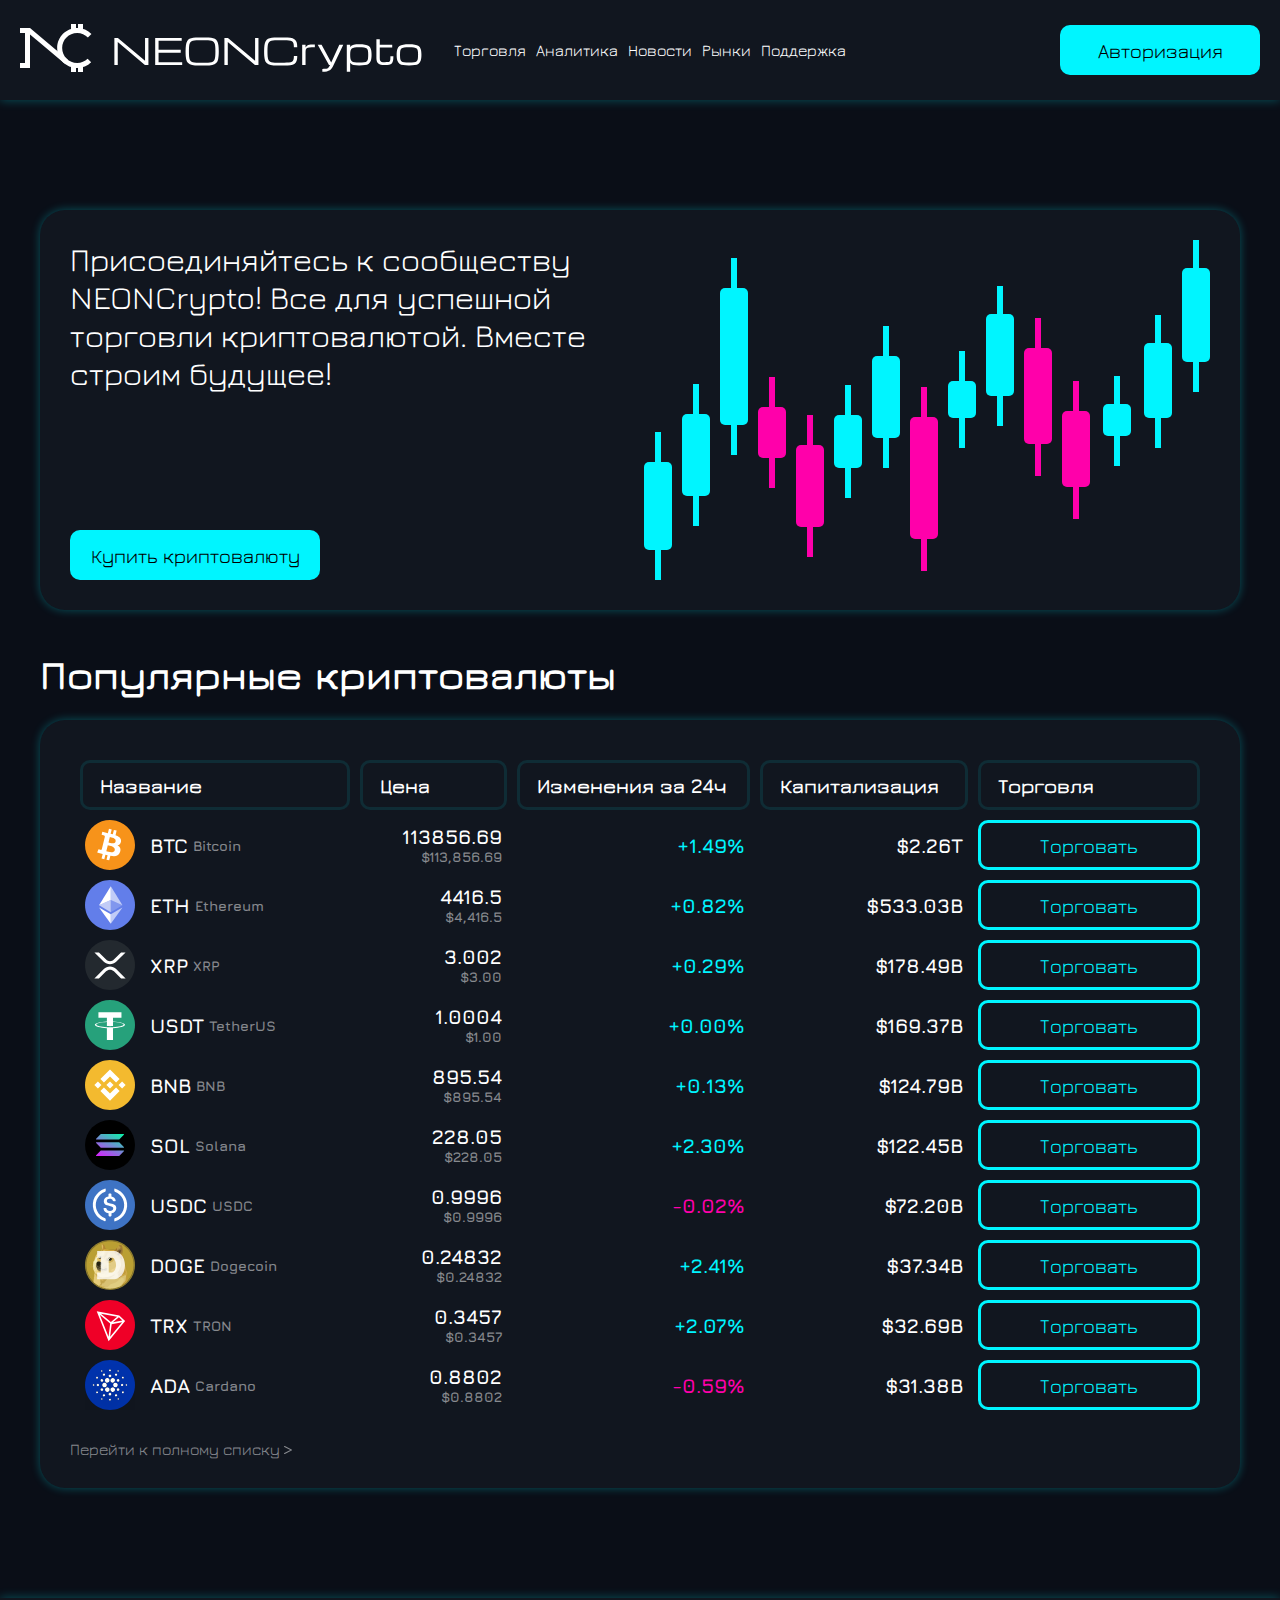
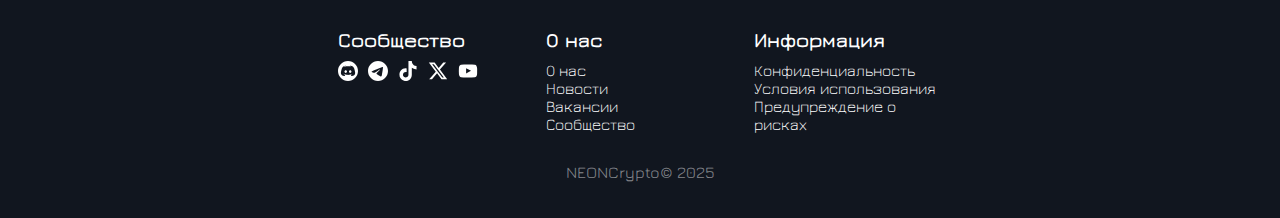
<file: index.html>
<!DOCTYPE html>
<html lang="en">
    <head>
        <meta charset="UTF-8" />
        <meta name="viewport" content="width=device-width, initial-scale=1.0" />
        <title>NEONCrypto</title>
        <link rel="stylesheet" href="./css/global.css" />
        <link rel="icon" href="./images/favico.ico" type="image/x-icon" />
        <link rel="icon" href="./images/favico.svg" type="image/x-icon" />
    </head>
    <body>
        <header>
            <div class="header-leftside">
                <a href="./index.html">
                    <img
                        class="header-logo"
                        src="./images/Logo.svg"
                        alt="NEONCrypto"
                    />
                </a>
                <nav>
                    <ul class="menu">
                        <li><a href="./pages/trade.html">Торговля</a></li>
                        <li><a href="./pages/analytics.html">Аналитика</a></li>
                        <li><a href="./pages/news.html">Новости</a></li>
                        <li><a href="./pages/markets.html">Рынки</a></li>
                        <li><a href="./pages/support.html">Поддержка</a></li>
                    </ul>
                </nav>
            </div>
            <div class="header-rightside">
                <button
                    class="auth-button not-mobile"
                    onclick="window.location.href = './pages/forms/login.html'"
                >
                    Авторизация
                </button>
                <div class="burger-toggle" id="burger-toggle">
                    <span></span>
                    <span></span>
                    <span></span>
                </div>
                <nav class="mobile-menu" id="mobile-menu">
                    <ul>
                        <li>
                            <button
                                class="auth-button"
                                onclick="window.location.href = './pages/forms/login.html'"
                            >
                                Авторизация
                            </button>
                        </li>
                        <li><a href="./pages/trade.html">Торговля</a></li>
                        <li><a href="./pages/analytics.html">Аналитика</a></li>
                        <li><a href="./pages/news.html">Новости</a></li>
                        <li><a href="./pages/markets.html">Рынки</a></li>
                        <li><a href="./pages/support.html">Поддержка</a></li>
                    </ul>
                </nav>
            </div>
            <div class="overlay" id="overlay"></div>
        </header>
        <main>
            <section class="layout platform-info">
                <div>
                    <p>
                        Присоединяйтесь к сообществу NEONCrypto! Все для
                        успешной торговли криптовалютой. Вместе строим будущее!
                    </p>
                    <button
                        class="info-buy-crypto"
                        onclick="window.location.href = './pages/trade.html'"
                    >
                        Купить криптовалюту
                    </button>
                </div>

                <img
                    src="./images/graph-placeholder.svg"
                    alt="Graph Placeholder"
                    class="graph-placeholder"
                />
            </section>
            <section class="layout pre-markets">
                <h2 class="layout-title">Популярные криптовалюты</h2>
                <div class="markets-table-container">
                    <table class="markets-table">
                        <thead>
                            <tr>
                                <th class="markets-title-name">Название</th>
                                <th class="markets-title-price">Цена</th>
                                <th class="markets-title-changes">
                                    Изменения за 24ч
                                </th>
                                <th class="markets-title-capitalization">
                                    Капитализация
                                </th>
                                <th class="markets-title-trade">Торговля</th>
                            </tr>
                        </thead>
                        <tbody>
                            <tr>
                                <td class="markets-coin-name">
                                    <img
                                        src="./images/icons/crypto-icons/btc.svg"
                                        alt="btc-icon"
                                    />
                                    BTC
                                    <span>Bitcoin</span>
                                </td>
                                <td class="markets-coin-price">
                                    113856.69
                                    <p>$113,856.69</p>
                                </td>
                                <td class="markets-coin-changes percent-up">
                                    +1.49%
                                </td>
                                <td class="markets-coin-capitalization">
                                    $2.26T
                                </td>
                                <td class="markets-coin-trade">
                                    <button class="trade-btn">Торговать</button>
                                </td>
                            </tr>
                            <tr>
                                <td class="markets-coin-name">
                                    <img
                                        src="./images/icons/crypto-icons/eth.svg"
                                        alt="eth-icon"
                                    />
                                    ETH
                                    <span>Ethereum</span>
                                </td>
                                <td class="markets-coin-price">
                                    4416.5
                                    <p>$4,416.5</p>
                                </td>
                                <td class="markets-coin-changes percent-up">
                                    +0.82%
                                </td>
                                <td class="markets-coin-capitalization">
                                    $533.03B
                                </td>
                                <td class="markets-coin-trade">
                                    <button class="trade-btn">Торговать</button>
                                </td>
                            </tr>
                            <tr>
                                <td class="markets-coin-name">
                                    <img
                                        src="./images/icons/crypto-icons/xrp.svg"
                                        alt="xrp-icon"
                                    />
                                    XRP
                                    <span>XRP</span>
                                </td>
                                <td class="markets-coin-price">
                                    3.002
                                    <p>$3.00</p>
                                </td>
                                <td class="markets-coin-changes percent-up">
                                    +0.29%
                                </td>
                                <td class="markets-coin-capitalization">
                                    $178.49B
                                </td>
                                <td class="markets-coin-trade">
                                    <button class="trade-btn">Торговать</button>
                                </td>
                            </tr>
                            <tr>
                                <td class="markets-coin-name">
                                    <img
                                        src="./images/icons/crypto-icons/usdt.svg"
                                        alt="usdt-icon"
                                    />
                                    USDT
                                    <span>TetherUS</span>
                                </td>
                                <td class="markets-coin-price">
                                    1.0004
                                    <p>$1.00</p>
                                </td>
                                <td class="markets-coin-changes percent-up">
                                    +0.00%
                                </td>
                                <td class="markets-coin-capitalization">
                                    $169.37B
                                </td>
                                <td class="markets-coin-trade">
                                    <button class="trade-btn">Торговать</button>
                                </td>
                            </tr>
                            <tr>
                                <td class="markets-coin-name">
                                    <img
                                        src="./images/icons/crypto-icons/bnb.svg"
                                        alt="bnb-icon"
                                    />
                                    BNB
                                    <span>BNB</span>
                                </td>
                                <td class="markets-coin-price">
                                    895.54
                                    <p>$895.54</p>
                                </td>
                                <td class="markets-coin-changes percent-up">
                                    +0.13%
                                </td>
                                <td class="markets-coin-capitalization">
                                    $124.79B
                                </td>
                                <td class="markets-coin-trade">
                                    <button class="trade-btn">Торговать</button>
                                </td>
                            </tr>
                            <tr>
                                <td class="markets-coin-name">
                                    <img
                                        src="./images/icons/crypto-icons/sol.svg"
                                        alt="sol-icon"
                                    />
                                    SOL
                                    <span>Solana</span>
                                </td>
                                <td class="markets-coin-price">
                                    228.05
                                    <p>$228.05</p>
                                </td>
                                <td class="markets-coin-changes percent-up">
                                    +2.30%
                                </td>
                                <td class="markets-coin-capitalization">
                                    $122.45B
                                </td>
                                <td class="markets-coin-trade">
                                    <button class="trade-btn">Торговать</button>
                                </td>
                            </tr>
                            <tr>
                                <td class="markets-coin-name">
                                    <img
                                        src="./images/icons/crypto-icons/usdc.svg"
                                        alt="usdc-icon"
                                    />
                                    USDC
                                    <span>USDC</span>
                                </td>
                                <td class="markets-coin-price">
                                    0.9996
                                    <p>$0.9996</p>
                                </td>
                                <td class="markets-coin-changes percent-down">
                                    -0.02%
                                </td>
                                <td class="markets-coin-capitalization">
                                    $72.20B
                                </td>
                                <td class="markets-coin-trade">
                                    <button class="trade-btn">Торговать</button>
                                </td>
                            </tr>
                            <tr>
                                <td class="markets-coin-name">
                                    <img
                                        src="./images/icons/crypto-icons/doge.svg"
                                        alt="doge-icon"
                                    />
                                    DOGE
                                    <span>Dogecoin</span>
                                </td>
                                <td class="markets-coin-price">
                                    0.24832
                                    <p>$0.24832</p>
                                </td>
                                <td class="markets-coin-changes percent-up">
                                    +2.41%
                                </td>
                                <td class="markets-coin-capitalization">
                                    $37.34B
                                </td>
                                <td class="markets-coin-trade">
                                    <button class="trade-btn">Торговать</button>
                                </td>
                            </tr>
                            <tr>
                                <td class="markets-coin-name">
                                    <img
                                        src="./images/icons/crypto-icons/trx.svg"
                                        alt="btc-icon"
                                    />
                                    TRX
                                    <span>TRON</span>
                                </td>
                                <td class="markets-coin-price">
                                    0.3457
                                    <p>$0.3457</p>
                                </td>
                                <td class="markets-coin-changes percent-up">
                                    +2.07%
                                </td>
                                <td class="markets-coin-capitalization">
                                    $32.69B
                                </td>
                                <td class="markets-coin-trade">
                                    <button class="trade-btn">Торговать</button>
                                </td>
                            </tr>
                            <tr>
                                <td class="markets-coin-name">
                                    <img
                                        src="./images/icons/crypto-icons/ada.svg"
                                        alt="btc-icon"
                                    />
                                    ADA
                                    <span>Cardano</span>
                                </td>
                                <td class="markets-coin-price">
                                    0.8802
                                    <p>$0.8802</p>
                                </td>
                                <td class="markets-coin-changes percent-down">
                                    -0.59%
                                </td>
                                <td class="markets-coin-capitalization">
                                    $31.38B
                                </td>
                                <td class="markets-coin-trade">
                                    <button class="trade-btn">Торговать</button>
                                </td>
                            </tr>
                        </tbody>
                    </table>
                </div>

                <a href="./pages/markets.html"
                    >Перейти к полному списку
                    <svg
                        width="10"
                        height="10"
                        viewBox="0 0 10 10"
                        fill="none"
                        xmlns="http://www.w3.org/2000/svg"
                    >
                        <path
                            d="M0.103957 8.71646C-0.0873235 8.43351 -0.0146371 8.20445 0.322016 8.02929L6.79493 4.81577V5.12904L0.322016 1.97615C-0.0069859 1.80099 -0.0796723 1.56857 0.103957 1.27888C0.295237 0.989191 0.555378 0.92519 0.884379 1.08688L7.59831 4.38124C7.8661 4.51598 8 4.70798 8 4.95725C8 5.24694 7.8661 5.45578 7.59831 5.58378L0.884379 8.90846C0.555378 9.07689 0.295237 9.01289 0.103957 8.71646Z"
                            fill="currentColor"
                        />
                    </svg>
                </a>
            </section>
        </main>
        <footer>
            <div class="footer-columns">
                <section class="footer-col">
                    <h3>Сообщество</h3>
                    <ul class="community-list">
                        <li>
                            <a href=""
                                ><img
                                    src="./images/icons/discord-icon.svg"
                                    alt="discord"
                            /></a>
                        </li>
                        <li>
                            <a href=""
                                ><img
                                    src="./images/icons/telegram-icon.svg"
                                    alt="telegram"
                            /></a>
                        </li>
                        <li>
                            <a href=""
                                ><img
                                    src="./images/icons/tiktok-icon.svg"
                                    alt="tiktok"
                            /></a>
                        </li>
                        <li>
                            <a href=""
                                ><img
                                    src="./images/icons/x-twitter-icon.svg"
                                    alt="x-twitter"
                            /></a>
                        </li>
                        <li>
                            <a href=""
                                ><img
                                    src="./images/icons/youtube-icon.svg"
                                    alt="youtube"
                            /></a>
                        </li>
                    </ul>
                </section>
                <section class="footer-col">
                    <h3>О нас</h3>
                    <ul>
                        <li><a href="">О нас</a></li>
                        <li><a href="./pages/news.html">Новости</a></li>
                        <li><a href="">Вакансии</a></li>
                        <li><a href="">Сообщество</a></li>
                    </ul>
                </section>
                <section class="footer-col">
                    <h3>Информация</h3>
                    <ul>
                        <li><a href="">Конфиденциальность</a></li>
                        <li><a href="">Условия использования</a></li>
                        <li><a href="">Предупреждение о рисках</a></li>
                    </ul>
                </section>
            </div>
            <div class="footer-bottom">
                <p>NEONCrypto© 2025</p>
            </div>
        </footer>
        <script src="./js/burger.js"></script>
    </body>
</html>
</file>
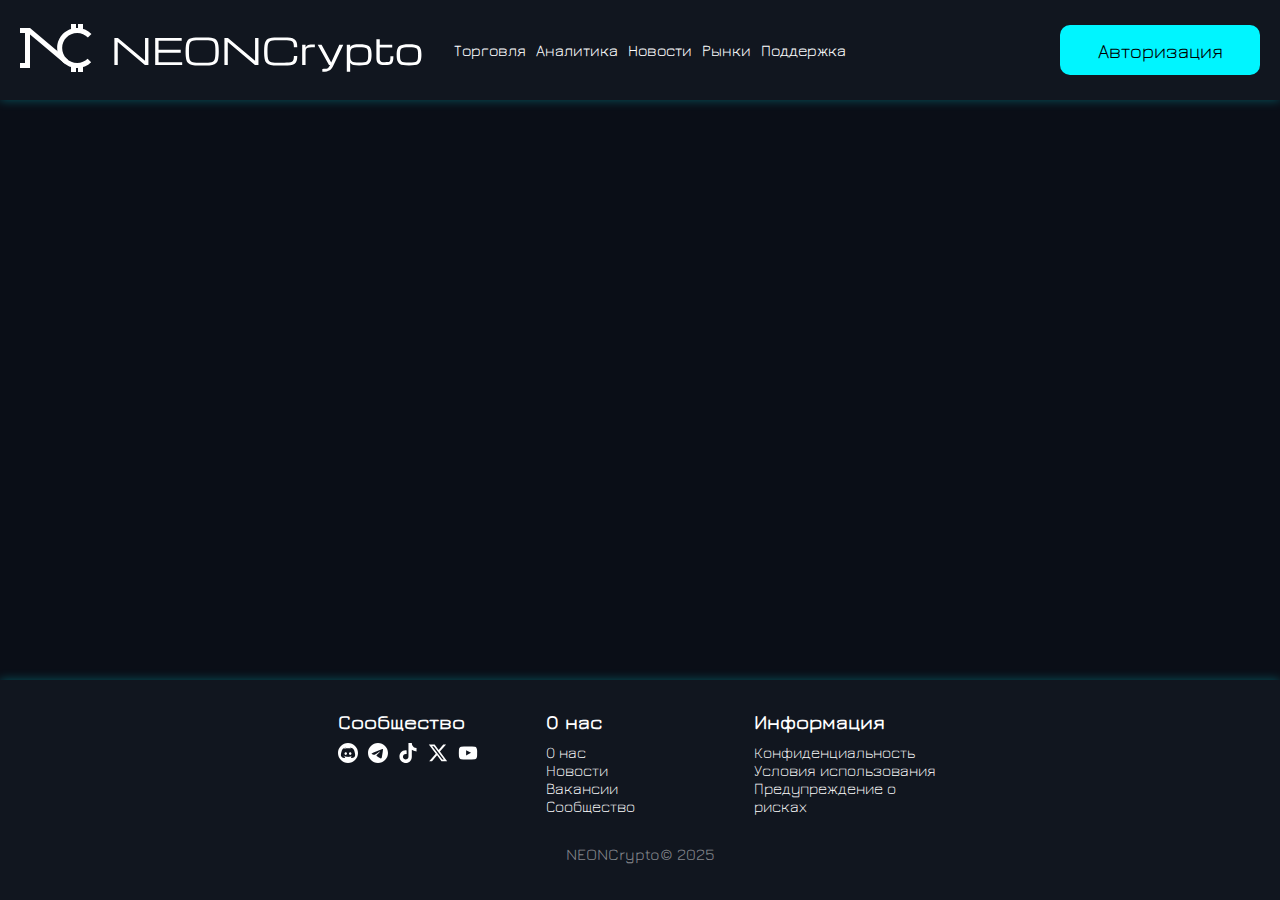
<file: pages/!!!PATTERN.html>
<!DOCTYPE html>
<html lang="en">
    <head>
        <meta charset="UTF-8" />
        <meta name="viewport" content="width=device-width, initial-scale=1.0" />
        <title>NEONCrypto</title>
        <link rel="stylesheet" href="../css/global.css" />
        <link rel="icon" href="../images/favico.ico" type="image/x-icon" />
    </head>
    <body>
        <header>
            <div class="header-leftside">
                <a href="./index.html">
                    <img
                        src="../images/Logo.svg"
                        alt="NEONCrypto"
                        class="header-logo"
                    />
                </a>
                <nav>
                    <ul class="menu">
                        <li><a href="./trade.html">Торговля</a></li>
                        <li><a href="./analytics.html">Аналитика</a></li>
                        <li><a href="./news.html">Новости</a></li>
                        <li><a href="./markets.html">Рынки</a></li>
                        <li><a href="./support.html">Поддержка</a></li>
                    </ul>
                </nav>
            </div>
            <div class="header-rightside">
                <button
                    class="auth-button not-mobile"
                    onclick="window.location.href = './forms/login.html'"
                >
                    Авторизация
                </button>
                <div class="burger-toggle" id="burger-toggle">
                    <span></span>
                    <span></span>
                    <span></span>
                </div>
                <nav class="mobile-menu" id="mobile-menu">
                    <ul>
                        <li>
                            <button
                                class="auth-button"
                                onclick="window.location.href = './forms/login.html'"
                            >
                                Авторизация
                            </button>
                        </li>
                        <li><a href="./trade.html">Торговля</a></li>
                        <li><a href="./analytics.html">Аналитика</a></li>
                        <li><a href="./news.html">Новости</a></li>
                        <li><a href="./markets.html">Рынки</a></li>
                        <li><a href="./support.html">Поддержка</a></li>
                    </ul>
                </nav>
            </div>
            <div class="overlay" id="overlay"></div>
        </header>
        <main></main>
        <footer>
            <div class="footer-columns">
                <section class="footer-col">
                    <h3>Сообщество</h3>
                    <ul class="community-list">
                        <li>
                            <a href=""
                                ><img
                                    src="../images/icons/discord-icon.svg"
                                    alt="discord"
                            /></a>
                        </li>
                        <li>
                            <a href=""
                                ><img
                                    src="../images/icons/telegram-icon.svg"
                                    alt="telegram"
                            /></a>
                        </li>
                        <li>
                            <a href=""
                                ><img
                                    src="../images/icons/tiktok-icon.svg"
                                    alt="tiktok"
                            /></a>
                        </li>
                        <li>
                            <a href=""
                                ><img
                                    src="../images/icons/x-twitter-icon.svg"
                                    alt="x-twitter"
                            /></a>
                        </li>
                        <li>
                            <a href=""
                                ><img
                                    src="../images/icons/youtube-icon.svg"
                                    alt="youtube"
                            /></a>
                        </li>
                    </ul>
                </section>
                <section class="footer-col">
                    <h3>О нас</h3>
                    <ul>
                        <li><a href="">О нас</a></li>
                        <li><a href="./news.html">Новости</a></li>
                        <li><a href="">Вакансии</a></li>
                        <li><a href="">Сообщество</a></li>
                    </ul>
                </section>
                <section class="footer-col">
                    <h3>Информация</h3>
                    <ul>
                        <li><a href="">Конфиденциальность</a></li>
                        <li><a href="">Условия использования</a></li>
                        <li><a href="">Предупреждение о рисках</a></li>
                    </ul>
                </section>
            </div>
            <div class="footer-bottom">
                <p>NEONCrypto© 2025</p>
            </div>
        </footer>
        <script src="../js/burger.js"></script>
    </body>
</html>
</file>
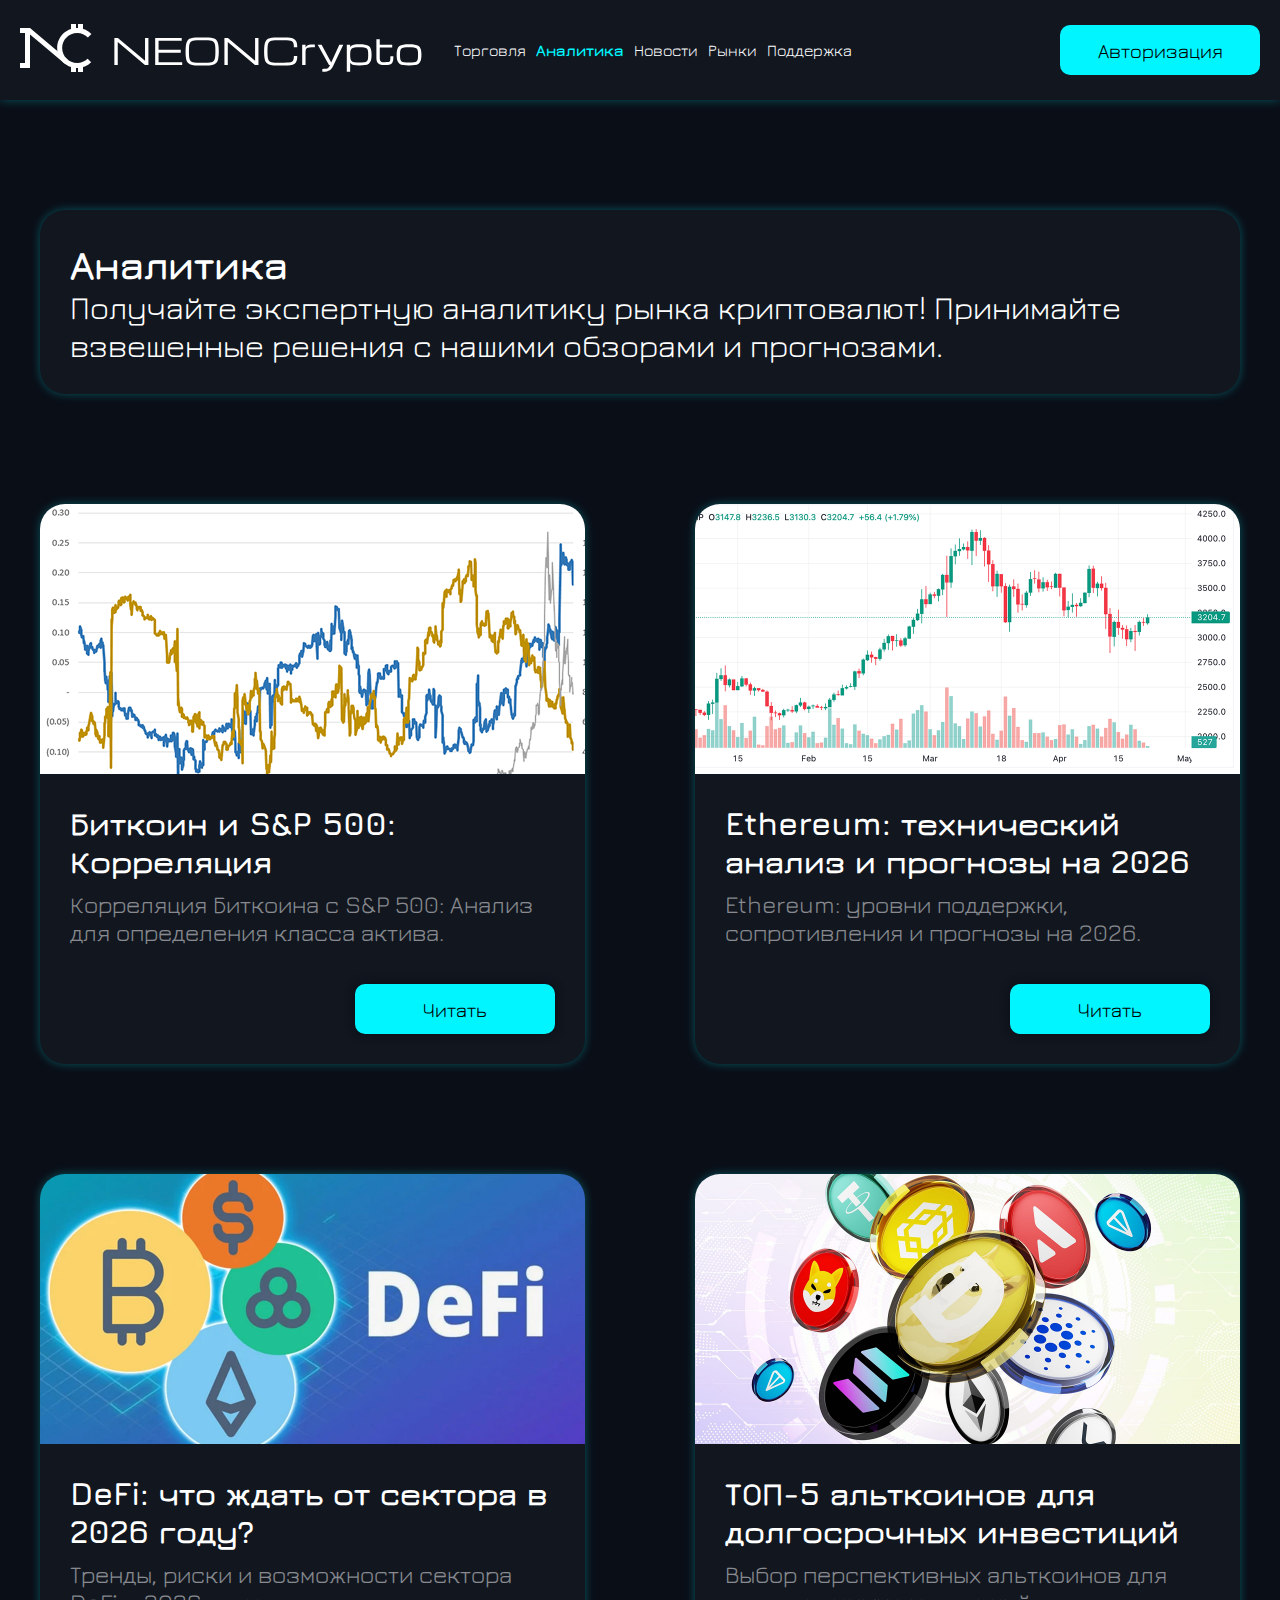
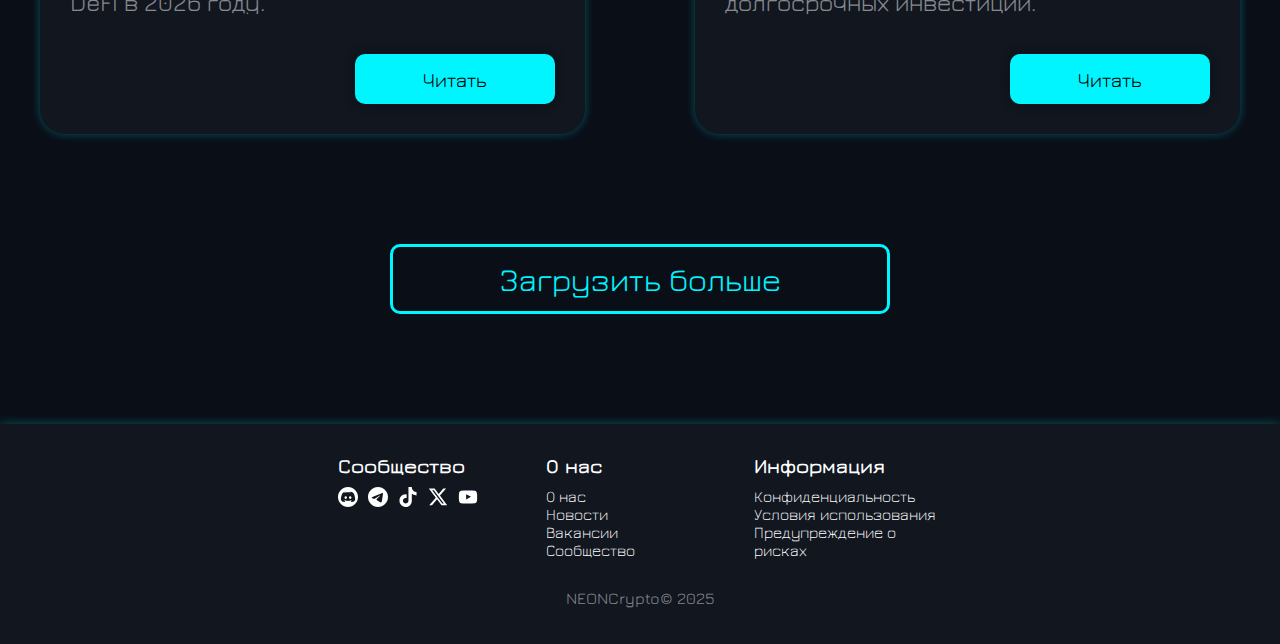
<file: pages/analytics.html>
<!DOCTYPE html>
<html lang="en">
    <head>
        <meta charset="UTF-8" />
        <meta name="viewport" content="width=device-width, initial-scale=1.0" />
        <title>NEONCrypto</title>
        <link rel="stylesheet" href="../css/global.css" />
        <link rel="icon" href="../images/favico.ico" type="image/x-icon" />
        <link rel="icon" href="../images/favico.svg" type="image/x-icon" />
    </head>
    <body>
        <header>
            <div class="header-leftside">
                <a href="../index.html">
                    <img
                        src="../images/Logo.svg"
                        alt="NEONCrypto"
                        class="header-logo"
                    />
                </a>
                <nav>
                    <ul class="menu">
                        <li><a href="./trade.html">Торговля</a></li>
                        <li>
                            <a href="./analytics.html" class="active-page-title"
                                >Аналитика</a
                            >
                        </li>
                        <li><a href="./news.html">Новости</a></li>
                        <li><a href="./markets.html">Рынки</a></li>
                        <li><a href="./support.html">Поддержка</a></li>
                    </ul>
                </nav>
            </div>
            <div class="header-rightside">
                <button
                    class="auth-button not-mobile"
                    onclick="window.location.href = './forms/login.html'"
                >
                    Авторизация
                </button>
                <div class="burger-toggle" id="burger-toggle">
                    <span></span>
                    <span></span>
                    <span></span>
                </div>
                <nav class="mobile-menu" id="mobile-menu">
                    <ul>
                        <li>
                            <button
                                class="auth-button"
                                onclick="window.location.href = './forms/login.html'"
                            >
                                Авторизация
                            </button>
                        </li>
                        <li><a href="./trade.html">Торговля</a></li>
                        <li>
                            <a href="./analytics.html" class="active-page-title"
                                >Аналитика</a
                            >
                        </li>
                        <li><a href="./news.html">Новости</a></li>
                        <li><a href="./markets.html">Рынки</a></li>
                        <li><a href="./support.html">Поддержка</a></li>
                    </ul>
                </nav>
            </div>
            <div class="overlay" id="overlay"></div>
        </header>
        <main>
            <section class="layout">
                <h2 class="first-layout-title">Аналитика</h2>
                <p>
                    Получайте экспертную аналитику рынка криптовалют! Принимайте
                    взвешенные решения с нашими обзорами и прогнозами.
                </p>
            </section>
            <div class="second-layout-container">
                <section class="layout second-layout news-post">
                    <div class="news-img-container">
                        <img src="../images/posts/post5.png" alt="post-img" />
                    </div>
                    <div class="news-info-container">
                        <div class="news-info">
                            <h3>Биткоин и S&P 500: Корреляция</h3>
                            <p>
                                Корреляция Биткоина с S&P 500: Анализ для
                                определения класса актива.
                            </p>
                        </div>
                        <div class="read-btn-container">
                            <button class="read-btn">Читать</button>
                        </div>
                    </div>
                </section>
                <section class="layout second-layout news-post">
                    <div class="news-img-container">
                        <img src="../images/posts/post6.png" alt="post-img" />
                    </div>
                    <div class="news-info-container">
                        <div class="news-info">
                            <h3>
                                Ethereum: технический анализ и прогнозы на 2026
                            </h3>
                            <p>
                                Ethereum: уровни поддержки, сопротивления и
                                прогнозы на 2026.
                            </p>
                        </div>
                        <div class="read-btn-container">
                            <button class="read-btn">Читать</button>
                        </div>
                    </div>
                </section>
                <section class="layout second-layout news-post">
                    <div class="news-img-container">
                        <img src="../images/posts/post7.png" alt="post-img" />
                    </div>
                    <div class="news-info-container">
                        <div class="news-info">
                            <h3>DeFi: что ждать от сектора в 2026 году?</h3>
                            <p>
                                Тренды, риски и возможности сектора DeFi в 2026
                                году.
                            </p>
                        </div>
                        <div class="read-btn-container">
                            <button class="read-btn">Читать</button>
                        </div>
                    </div>
                </section>
                <section class="layout second-layout news-post">
                    <div class="news-img-container">
                        <img src="../images/posts/post8.png" alt="post-img" />
                    </div>
                    <div class="news-info-container">
                        <div class="news-info">
                            <h3>
                                ТОП-5 альткоинов для долгосрочных инвестиций
                            </h3>
                            <p>
                                Выбор перспективных альткоинов для долгосрочных
                                инвестиций.
                            </p>
                        </div>
                        <div class="read-btn-container">
                            <button class="read-btn">Читать</button>
                        </div>
                    </div>
                </section>
            </div>
            <div class="news-more-container">
                <button class="news-more">Загрузить больше</button>
            </div>
        </main>
        <footer>
            <div class="footer-columns">
                <section class="footer-col">
                    <h3>Сообщество</h3>
                    <ul class="community-list">
                        <li>
                            <a href=""
                                ><img
                                    src="../images/icons/discord-icon.svg"
                                    alt="discord"
                            /></a>
                        </li>
                        <li>
                            <a href=""
                                ><img
                                    src="../images/icons/telegram-icon.svg"
                                    alt="telegram"
                            /></a>
                        </li>
                        <li>
                            <a href=""
                                ><img
                                    src="../images/icons/tiktok-icon.svg"
                                    alt="tiktok"
                            /></a>
                        </li>
                        <li>
                            <a href=""
                                ><img
                                    src="../images/icons/x-twitter-icon.svg"
                                    alt="x-twitter"
                            /></a>
                        </li>
                        <li>
                            <a href=""
                                ><img
                                    src="../images/icons/youtube-icon.svg"
                                    alt="youtube"
                            /></a>
                        </li>
                    </ul>
                </section>
                <section class="footer-col">
                    <h3>О нас</h3>
                    <ul>
                        <li><a href="">О нас</a></li>
                        <li><a href="./news.html">Новости</a></li>
                        <li><a href="">Вакансии</a></li>
                        <li><a href="">Сообщество</a></li>
                    </ul>
                </section>
                <section class="footer-col">
                    <h3>Информация</h3>
                    <ul>
                        <li><a href="">Конфиденциальность</a></li>
                        <li><a href="">Условия использования</a></li>
                        <li><a href="">Предупреждение о рисках</a></li>
                    </ul>
                </section>
            </div>
            <div class="footer-bottom">
                <p>NEONCrypto© 2025</p>
            </div>
        </footer>
        <script src="../js/burger.js"></script>
    </body>
</html>
</file>
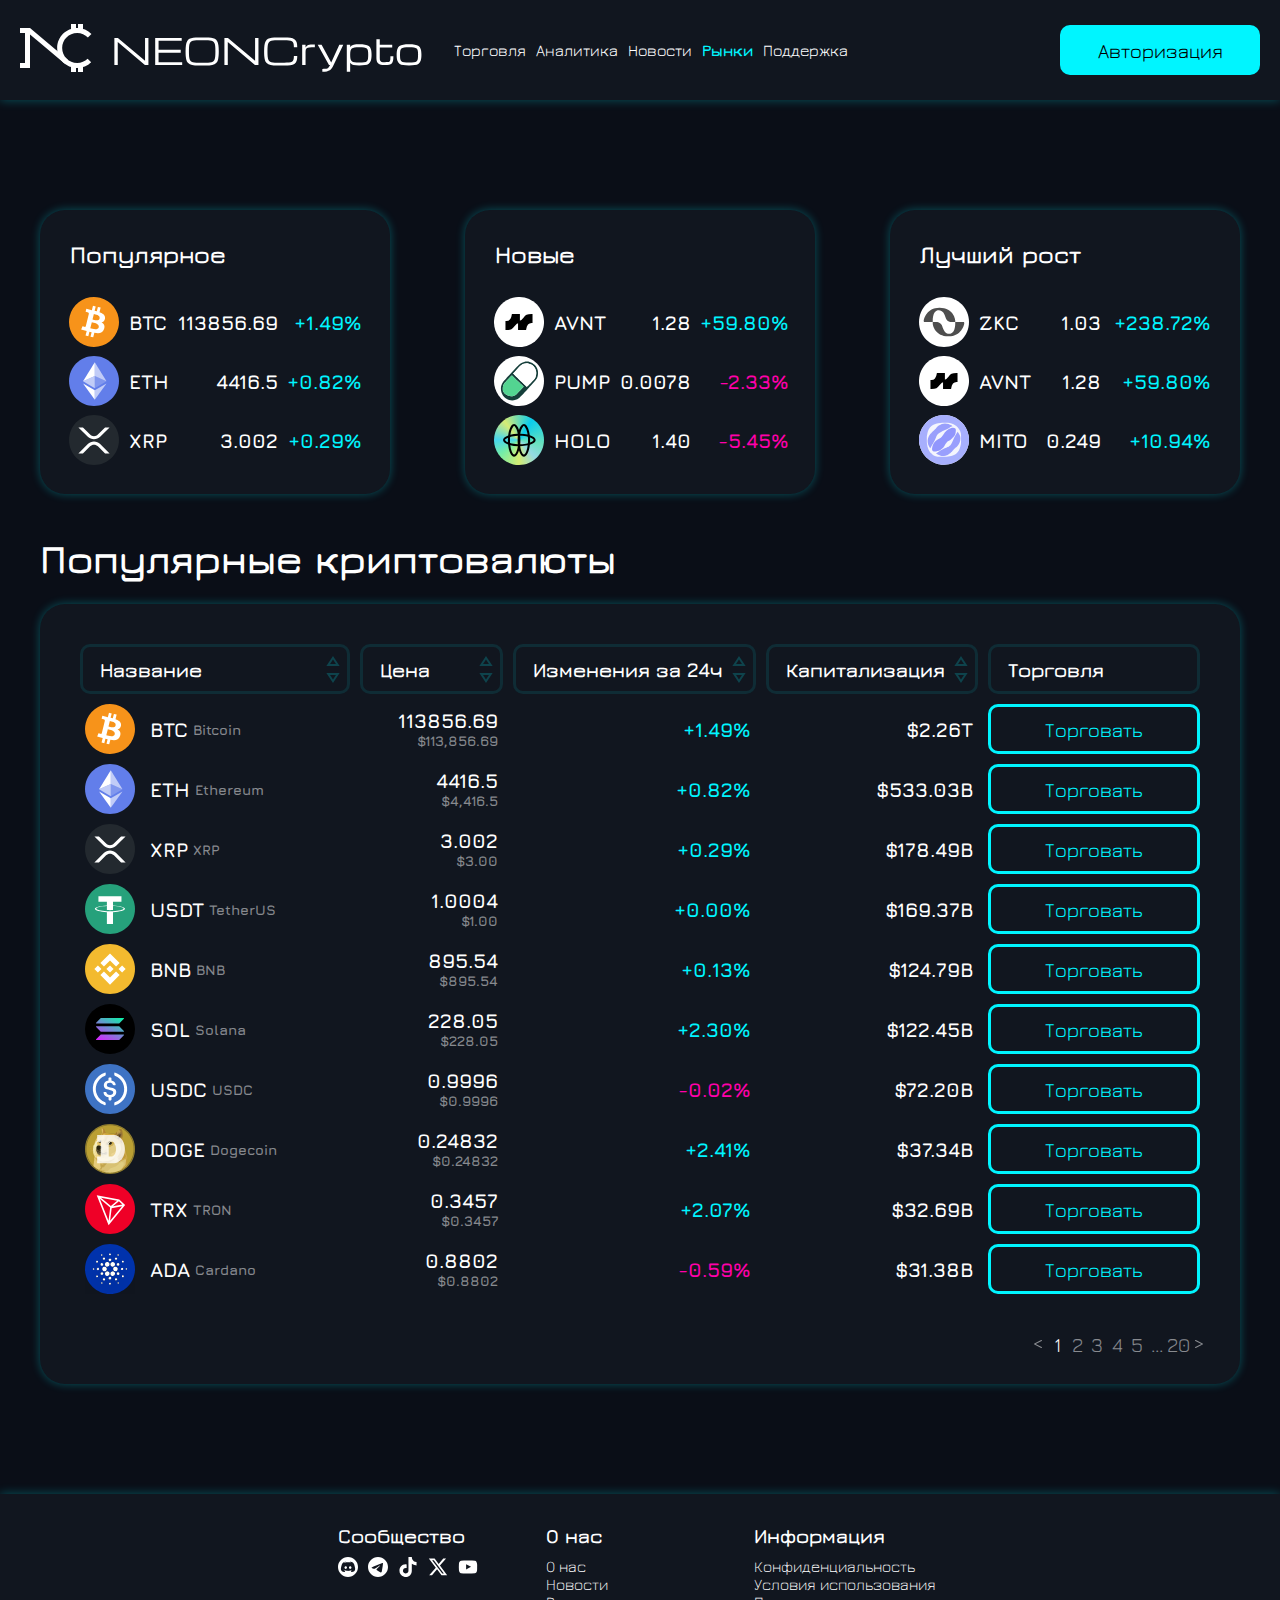
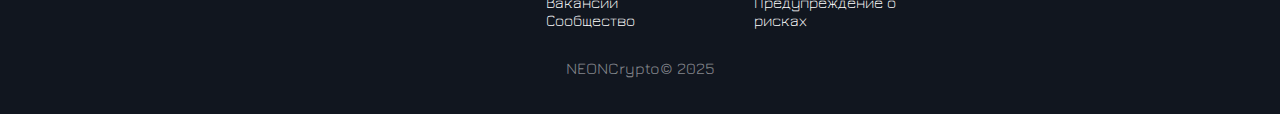
<file: pages/markets.html>
<!DOCTYPE html>
<html lang="en">
    <head>
        <meta charset="UTF-8" />
        <meta name="viewport" content="width=device-width, initial-scale=1.0" />
        <title>NEONCrypto</title>
        <link rel="stylesheet" href="../css/global.css" />
        <link rel="icon" href="../images/favico.ico" type="image/x-icon" />
        <link rel="icon" href="../images/favico.svg" type="image/x-icon" />
    </head>
    <body>
        <header>
            <div class="header-leftside">
                <a href="../index.html">
                    <img
                        src="../images/Logo.svg"
                        alt="NEONCrypto"
                        class="header-logo"
                    />
                </a>
                <nav>
                    <ul class="menu">
                        <li><a href="./trade.html">Торговля</a></li>
                        <li><a href="./analytics.html">Аналитика</a></li>
                        <li><a href="./news.html">Новости</a></li>
                        <li>
                            <a href="./markets.html" class="active-page-title"
                                >Рынки</a
                            >
                        </li>
                        <li><a href="./support.html">Поддержка</a></li>
                    </ul>
                </nav>
            </div>
            <div class="header-rightside">
                <button
                    class="auth-button not-mobile"
                    onclick="window.location.href = './forms/login.html'"
                >
                    Авторизация
                </button>
                <div class="burger-toggle" id="burger-toggle">
                    <span></span>
                    <span></span>
                    <span></span>
                </div>
                <nav class="mobile-menu" id="mobile-menu">
                    <ul>
                        <li>
                            <button
                                class="auth-button"
                                onclick="window.location.href = './forms/login.html'"
                            >
                                Авторизация
                            </button>
                        </li>
                        <li><a href="./trade.html">Торговля</a></li>
                        <li><a href="./analytics.html">Аналитика</a></li>
                        <li><a href="./news.html">Новости</a></li>
                        <li>
                            <a href="./markets.html" class="active-page-title"
                                >Рынки</a
                            >
                        </li>
                        <li><a href="./support.html">Поддержка</a></li>
                    </ul>
                </nav>
            </div>
            <div class="overlay" id="overlay"></div>
        </header>
        <main>
            <div class="third-layout-container">
                <section class="layout third-layout third-layout-with-table">
                    <h2>Популярное</h2>
                    <div class="third-layout-table-container">
                        <table class="third-table">
                            <tbody>
                                <tr>
                                    <td class="third-table-coin">
                                        <img
                                            src="../images/icons/crypto-icons/btc.svg"
                                            alt="btc-icon"
                                        />
                                        BTC
                                    </td>
                                    <td class="third-table-price">113856.69</td>
                                    <td class="third-table-changes percent-up">
                                        +1.49%
                                    </td>
                                </tr>
                                <tr>
                                    <td class="third-table-coin">
                                        <img
                                            src="../images/icons/crypto-icons/eth.svg"
                                            alt="eth-icon"
                                        />
                                        ETH
                                    </td>
                                    <td class="third-table-price">4416.5</td>
                                    <td class="third-table-changes percent-up">
                                        +0.82%
                                    </td>
                                </tr>
                                <tr>
                                    <td class="third-table-coin">
                                        <img
                                            src="../images/icons/crypto-icons/xrp.svg"
                                            alt="xrp-icon"
                                        />
                                        XRP
                                    </td>
                                    <td class="third-table-price">3.002</td>
                                    <td class="third-table-changes percent-up">
                                        +0.29%
                                    </td>
                                </tr>
                            </tbody>
                        </table>
                    </div>
                </section>
                <section class="layout third-layout third-layout-with-table">
                    <h2>Новые</h2>
                    <div class="third-layout-table-container">
                        <table class="third-table">
                            <tbody>
                                <tr>
                                    <td class="third-table-coin">
                                        <img
                                            src="../images/icons/crypto-icons/avnt.svg"
                                            alt="avnt-icon"
                                        />
                                        AVNT
                                    </td>
                                    <td class="third-table-price">1.28</td>
                                    <td class="third-table-changes percent-up">
                                        +59.80%
                                    </td>
                                </tr>
                                <tr>
                                    <td class="third-table-coin">
                                        <img
                                            src="../images/icons/crypto-icons/pump.svg"
                                            alt="pump-icon"
                                        />
                                        PUMP
                                    </td>
                                    <td class="third-table-price">0.0078</td>
                                    <td
                                        class="third-table-changes percent-down"
                                    >
                                        -2.33%
                                    </td>
                                </tr>
                                <tr>
                                    <td class="third-table-coin">
                                        <img
                                            src="../images/icons/crypto-icons/holo.svg"
                                            alt="holo-icon"
                                        />
                                        HOLO
                                    </td>
                                    <td class="third-table-price">1.40</td>
                                    <td
                                        class="third-table-changes percent-down"
                                    >
                                        -5.45%
                                    </td>
                                </tr>
                            </tbody>
                        </table>
                    </div>
                </section>
                <section class="layout third-layout third-layout-with-table">
                    <h2>Лучший рост</h2>
                    <div class="third-layout-table-container">
                        <table class="third-table">
                            <tbody>
                                <tr>
                                    <td class="third-table-coin">
                                        <img
                                            src="../images/icons/crypto-icons/zkc.svg"
                                            alt="zkc-icon"
                                        />
                                        ZKC
                                    </td>
                                    <td class="third-table-price">1.03</td>
                                    <td class="third-table-changes percent-up">
                                        +238.72%
                                    </td>
                                </tr>
                                <tr>
                                    <td class="third-table-coin">
                                        <img
                                            src="../images/icons/crypto-icons/avnt.svg"
                                            alt="avnt-icon"
                                        />
                                        AVNT
                                    </td>
                                    <td class="third-table-price">1.28</td>
                                    <td class="third-table-changes percent-up">
                                        +59.80%
                                    </td>
                                </tr>

                                <tr>
                                    <td class="third-table-coin">
                                        <img
                                            src="../images/icons/crypto-icons/mito.svg"
                                            alt="mito-icon"
                                        />
                                        MITO
                                    </td>
                                    <td class="third-table-price">0.249</td>
                                    <td class="third-table-changes percent-up">
                                        +10.94%
                                    </td>
                                </tr>
                            </tbody>
                        </table>
                    </div>
                </section>
            </div>
            <section class="layout pre-markets">
                <h2 class="layout-title">Популярные криптовалюты</h2>
                <div class="markets-table-container">
                    <table class="markets-table">
                        <thead>
                            <tr>
                                <th class="markets-title-name">
                                    <div>
                                        Название
                                        <button class="sort-button">
                                            <svg
                                                width="14"
                                                height="27"
                                                viewBox="0 0 14 27"
                                                fill="none"
                                                xmlns="http://www.w3.org/2000/svg"
                                            >
                                                <path
                                                    d="M13.6494 17L6.99941 27L0.349414 17H13.6494ZM9.94941 19H4.04941L6.99941 23.4L9.94941 19Z"
                                                    fill="currentColor"
                                                />
                                                <path
                                                    d="M0.349609 10L6.99961 0L13.6496 10H0.349609ZM4.04961 8H9.94961L6.99961 3.6L4.04961 8Z"
                                                    fill="currentColor"
                                                />
                                            </svg>
                                        </button>
                                    </div>
                                </th>
                                <th class="markets-title-price">
                                    <div>
                                        Цена
                                        <button class="sort-button">
                                            <svg
                                                width="14"
                                                height="27"
                                                viewBox="0 0 14 27"
                                                fill="none"
                                                xmlns="http://www.w3.org/2000/svg"
                                            >
                                                <path
                                                    d="M13.6494 17L6.99941 27L0.349414 17H13.6494ZM9.94941 19H4.04941L6.99941 23.4L9.94941 19Z"
                                                    fill="currentColor"
                                                />
                                                <path
                                                    d="M0.349609 10L6.99961 0L13.6496 10H0.349609ZM4.04961 8H9.94961L6.99961 3.6L4.04961 8Z"
                                                    fill="currentColor"
                                                />
                                            </svg>
                                        </button>
                                    </div>
                                </th>
                                <th class="markets-title-changes">
                                    <div>
                                        Изменения за 24ч
                                        <button class="sort-button">
                                            <svg
                                                width="14"
                                                height="27"
                                                viewBox="0 0 14 27"
                                                fill="none"
                                                xmlns="http://www.w3.org/2000/svg"
                                            >
                                                <path
                                                    d="M13.6494 17L6.99941 27L0.349414 17H13.6494ZM9.94941 19H4.04941L6.99941 23.4L9.94941 19Z"
                                                    fill="currentColor"
                                                />
                                                <path
                                                    d="M0.349609 10L6.99961 0L13.6496 10H0.349609ZM4.04961 8H9.94961L6.99961 3.6L4.04961 8Z"
                                                    fill="currentColor"
                                                />
                                            </svg>
                                        </button>
                                    </div>
                                </th>
                                <th class="markets-title-capitalization">
                                    <div>
                                        Капитализация
                                        <button class="sort-button">
                                            <svg
                                                width="14"
                                                height="27"
                                                viewBox="0 0 14 27"
                                                fill="none"
                                                xmlns="http://www.w3.org/2000/svg"
                                            >
                                                <path
                                                    d="M13.6494 17L6.99941 27L0.349414 17H13.6494ZM9.94941 19H4.04941L6.99941 23.4L9.94941 19Z"
                                                    fill="currentColor"
                                                />
                                                <path
                                                    d="M0.349609 10L6.99961 0L13.6496 10H0.349609ZM4.04961 8H9.94961L6.99961 3.6L4.04961 8Z"
                                                    fill="currentColor"
                                                />
                                            </svg>
                                        </button>
                                    </div>
                                </th>
                                <th class="markets-title-trade">Торговля</th>
                            </tr>
                        </thead>
                        <tbody>
                            <tr>
                                <td class="markets-coin-name">
                                    <img
                                        src="../images/icons/crypto-icons/btc.svg"
                                        alt="btc-icon"
                                    />
                                    BTC
                                    <span>Bitcoin</span>
                                </td>
                                <td class="markets-coin-price">
                                    113856.69
                                    <p>$113,856.69</p>
                                </td>
                                <td class="markets-coin-changes percent-up">
                                    +1.49%
                                </td>
                                <td class="markets-coin-capitalization">
                                    $2.26T
                                </td>
                                <td class="markets-coin-trade">
                                    <button class="trade-btn">Торговать</button>
                                </td>
                            </tr>
                            <tr>
                                <td class="markets-coin-name">
                                    <img
                                        src="../images/icons/crypto-icons/eth.svg"
                                        alt="eth-icon"
                                    />
                                    ETH
                                    <span>Ethereum</span>
                                </td>
                                <td class="markets-coin-price">
                                    4416.5
                                    <p>$4,416.5</p>
                                </td>
                                <td class="markets-coin-changes percent-up">
                                    +0.82%
                                </td>
                                <td class="markets-coin-capitalization">
                                    $533.03B
                                </td>
                                <td class="markets-coin-trade">
                                    <button class="trade-btn">Торговать</button>
                                </td>
                            </tr>
                            <tr>
                                <td class="markets-coin-name">
                                    <img
                                        src="../images/icons/crypto-icons/xrp.svg"
                                        alt="xrp-icon"
                                    />
                                    XRP
                                    <span>XRP</span>
                                </td>
                                <td class="markets-coin-price">
                                    3.002
                                    <p>$3.00</p>
                                </td>
                                <td class="markets-coin-changes percent-up">
                                    +0.29%
                                </td>
                                <td class="markets-coin-capitalization">
                                    $178.49B
                                </td>
                                <td class="markets-coin-trade">
                                    <button class="trade-btn">Торговать</button>
                                </td>
                            </tr>
                            <tr>
                                <td class="markets-coin-name">
                                    <img
                                        src="../images/icons/crypto-icons/usdt.svg"
                                        alt="usdt-icon"
                                    />
                                    USDT
                                    <span>TetherUS</span>
                                </td>
                                <td class="markets-coin-price">
                                    1.0004
                                    <p>$1.00</p>
                                </td>
                                <td class="markets-coin-changes percent-up">
                                    +0.00%
                                </td>
                                <td class="markets-coin-capitalization">
                                    $169.37B
                                </td>
                                <td class="markets-coin-trade">
                                    <button class="trade-btn">Торговать</button>
                                </td>
                            </tr>
                            <tr>
                                <td class="markets-coin-name">
                                    <img
                                        src="../images/icons/crypto-icons/bnb.svg"
                                        alt="bnb-icon"
                                    />
                                    BNB
                                    <span>BNB</span>
                                </td>
                                <td class="markets-coin-price">
                                    895.54
                                    <p>$895.54</p>
                                </td>
                                <td class="markets-coin-changes percent-up">
                                    +0.13%
                                </td>
                                <td class="markets-coin-capitalization">
                                    $124.79B
                                </td>
                                <td class="markets-coin-trade">
                                    <button class="trade-btn">Торговать</button>
                                </td>
                            </tr>
                            <tr>
                                <td class="markets-coin-name">
                                    <img
                                        src="../images/icons/crypto-icons/sol.svg"
                                        alt="sol-icon"
                                    />
                                    SOL
                                    <span>Solana</span>
                                </td>
                                <td class="markets-coin-price">
                                    228.05
                                    <p>$228.05</p>
                                </td>
                                <td class="markets-coin-changes percent-up">
                                    +2.30%
                                </td>
                                <td class="markets-coin-capitalization">
                                    $122.45B
                                </td>
                                <td class="markets-coin-trade">
                                    <button class="trade-btn">Торговать</button>
                                </td>
                            </tr>
                            <tr>
                                <td class="markets-coin-name">
                                    <img
                                        src="../images/icons/crypto-icons/usdc.svg"
                                        alt="usdc-icon"
                                    />
                                    USDC
                                    <span>USDC</span>
                                </td>
                                <td class="markets-coin-price">
                                    0.9996
                                    <p>$0.9996</p>
                                </td>
                                <td class="markets-coin-changes percent-down">
                                    -0.02%
                                </td>
                                <td class="markets-coin-capitalization">
                                    $72.20B
                                </td>
                                <td class="markets-coin-trade">
                                    <button class="trade-btn">Торговать</button>
                                </td>
                            </tr>
                            <tr>
                                <td class="markets-coin-name">
                                    <img
                                        src="../images/icons/crypto-icons/doge.svg"
                                        alt="doge-icon"
                                    />
                                    DOGE
                                    <span>Dogecoin</span>
                                </td>
                                <td class="markets-coin-price">
                                    0.24832
                                    <p>$0.24832</p>
                                </td>
                                <td class="markets-coin-changes percent-up">
                                    +2.41%
                                </td>
                                <td class="markets-coin-capitalization">
                                    $37.34B
                                </td>
                                <td class="markets-coin-trade">
                                    <button class="trade-btn">Торговать</button>
                                </td>
                            </tr>
                            <tr>
                                <td class="markets-coin-name">
                                    <img
                                        src="../images/icons/crypto-icons/trx.svg"
                                        alt="btc-icon"
                                    />
                                    TRX
                                    <span>TRON</span>
                                </td>
                                <td class="markets-coin-price">
                                    0.3457
                                    <p>$0.3457</p>
                                </td>
                                <td class="markets-coin-changes percent-up">
                                    +2.07%
                                </td>
                                <td class="markets-coin-capitalization">
                                    $32.69B
                                </td>
                                <td class="markets-coin-trade">
                                    <button class="trade-btn">Торговать</button>
                                </td>
                            </tr>
                            <tr>
                                <td class="markets-coin-name">
                                    <img
                                        src="../images/icons/crypto-icons/ada.svg"
                                        alt="btc-icon"
                                    />
                                    ADA
                                    <span>Cardano</span>
                                </td>
                                <td class="markets-coin-price">
                                    0.8802
                                    <p>$0.8802</p>
                                </td>
                                <td class="markets-coin-changes percent-down">
                                    -0.59%
                                </td>
                                <td class="markets-coin-capitalization">
                                    $31.38B
                                </td>
                                <td class="markets-coin-trade">
                                    <button class="trade-btn">Торговать</button>
                                </td>
                            </tr>
                        </tbody>
                    </table>
                </div>
                <div class="markets-pages-container">
                    <button class="markets-pages-btn">
                        <svg
                            width="10"
                            height="10"
                            viewBox="0 0 10 10"
                            fill="none"
                            xmlns="http://www.w3.org/2000/svg"
                        >
                            <path
                                d="M9.89604 8.71646C10.0873 8.43351 10.0146 8.20445 9.67798 8.02929L3.20507 4.81577V5.12904L9.67798 1.97615C10.007 1.80099 10.0797 1.56857 9.89604 1.27888C9.70476 0.989191 9.44462 0.92519 9.11562 1.08688L2.40169 4.38124C2.1339 4.51598 2 4.70798 2 4.95725C2 5.24694 2.1339 5.45578 2.40169 5.58378L9.11562 8.90846C9.44462 9.07689 9.70476 9.01289 9.89604 8.71646Z"
                                fill="currentColor"
                            />
                        </svg>
                    </button>
                    <button class="markets-pages-btn markets-pages-active">
                        1
                    </button>
                    <button class="markets-pages-btn">2</button>
                    <button class="markets-pages-btn">3</button>
                    <button class="markets-pages-btn">4</button>
                    <button class="markets-pages-btn">5</button>
                    <button class="markets-pages-btn">...</button>
                    <button class="markets-pages-btn">20</button>
                    <button class="markets-pages-btn">
                        <svg
                            width="10"
                            height="10"
                            viewBox="0 0 10 10"
                            fill="none"
                            xmlns="http://www.w3.org/2000/svg"
                        >
                            <path
                                d="M0.103957 8.71646C-0.0873235 8.43351 -0.0146371 8.20445 0.322016 8.02929L6.79493 4.81577V5.12904L0.322016 1.97615C-0.0069859 1.80099 -0.0796723 1.56857 0.103957 1.27888C0.295237 0.989191 0.555378 0.92519 0.884379 1.08688L7.59831 4.38124C7.8661 4.51598 8 4.70798 8 4.95725C8 5.24694 7.8661 5.45578 7.59831 5.58378L0.884379 8.90846C0.555378 9.07689 0.295237 9.01289 0.103957 8.71646Z"
                                fill="currentColor"
                            />
                        </svg>
                    </button>
                </div>
            </section>
        </main>
        <footer>
            <div class="footer-columns">
                <section class="footer-col">
                    <h3>Сообщество</h3>
                    <ul class="community-list">
                        <li>
                            <a href=""
                                ><img
                                    src="../images/icons/discord-icon.svg"
                                    alt="discord"
                            /></a>
                        </li>
                        <li>
                            <a href=""
                                ><img
                                    src="../images/icons/telegram-icon.svg"
                                    alt="telegram"
                            /></a>
                        </li>
                        <li>
                            <a href=""
                                ><img
                                    src="../images/icons/tiktok-icon.svg"
                                    alt="tiktok"
                            /></a>
                        </li>
                        <li>
                            <a href=""
                                ><img
                                    src="../images/icons/x-twitter-icon.svg"
                                    alt="x-twitter"
                            /></a>
                        </li>
                        <li>
                            <a href=""
                                ><img
                                    src="../images/icons/youtube-icon.svg"
                                    alt="youtube"
                            /></a>
                        </li>
                    </ul>
                </section>
                <section class="footer-col">
                    <h3>О нас</h3>
                    <ul>
                        <li><a href="">О нас</a></li>
                        <li><a href="./news.html">Новости</a></li>
                        <li><a href="">Вакансии</a></li>
                        <li><a href="">Сообщество</a></li>
                    </ul>
                </section>
                <section class="footer-col">
                    <h3>Информация</h3>
                    <ul>
                        <li><a href="">Конфиденциальность</a></li>
                        <li><a href="">Условия использования</a></li>
                        <li><a href="">Предупреждение о рисках</a></li>
                    </ul>
                </section>
            </div>
            <div class="footer-bottom">
                <p>NEONCrypto© 2025</p>
            </div>
        </footer>
        <script src="../js/burger.js"></script>
    </body>
</html>
</file>
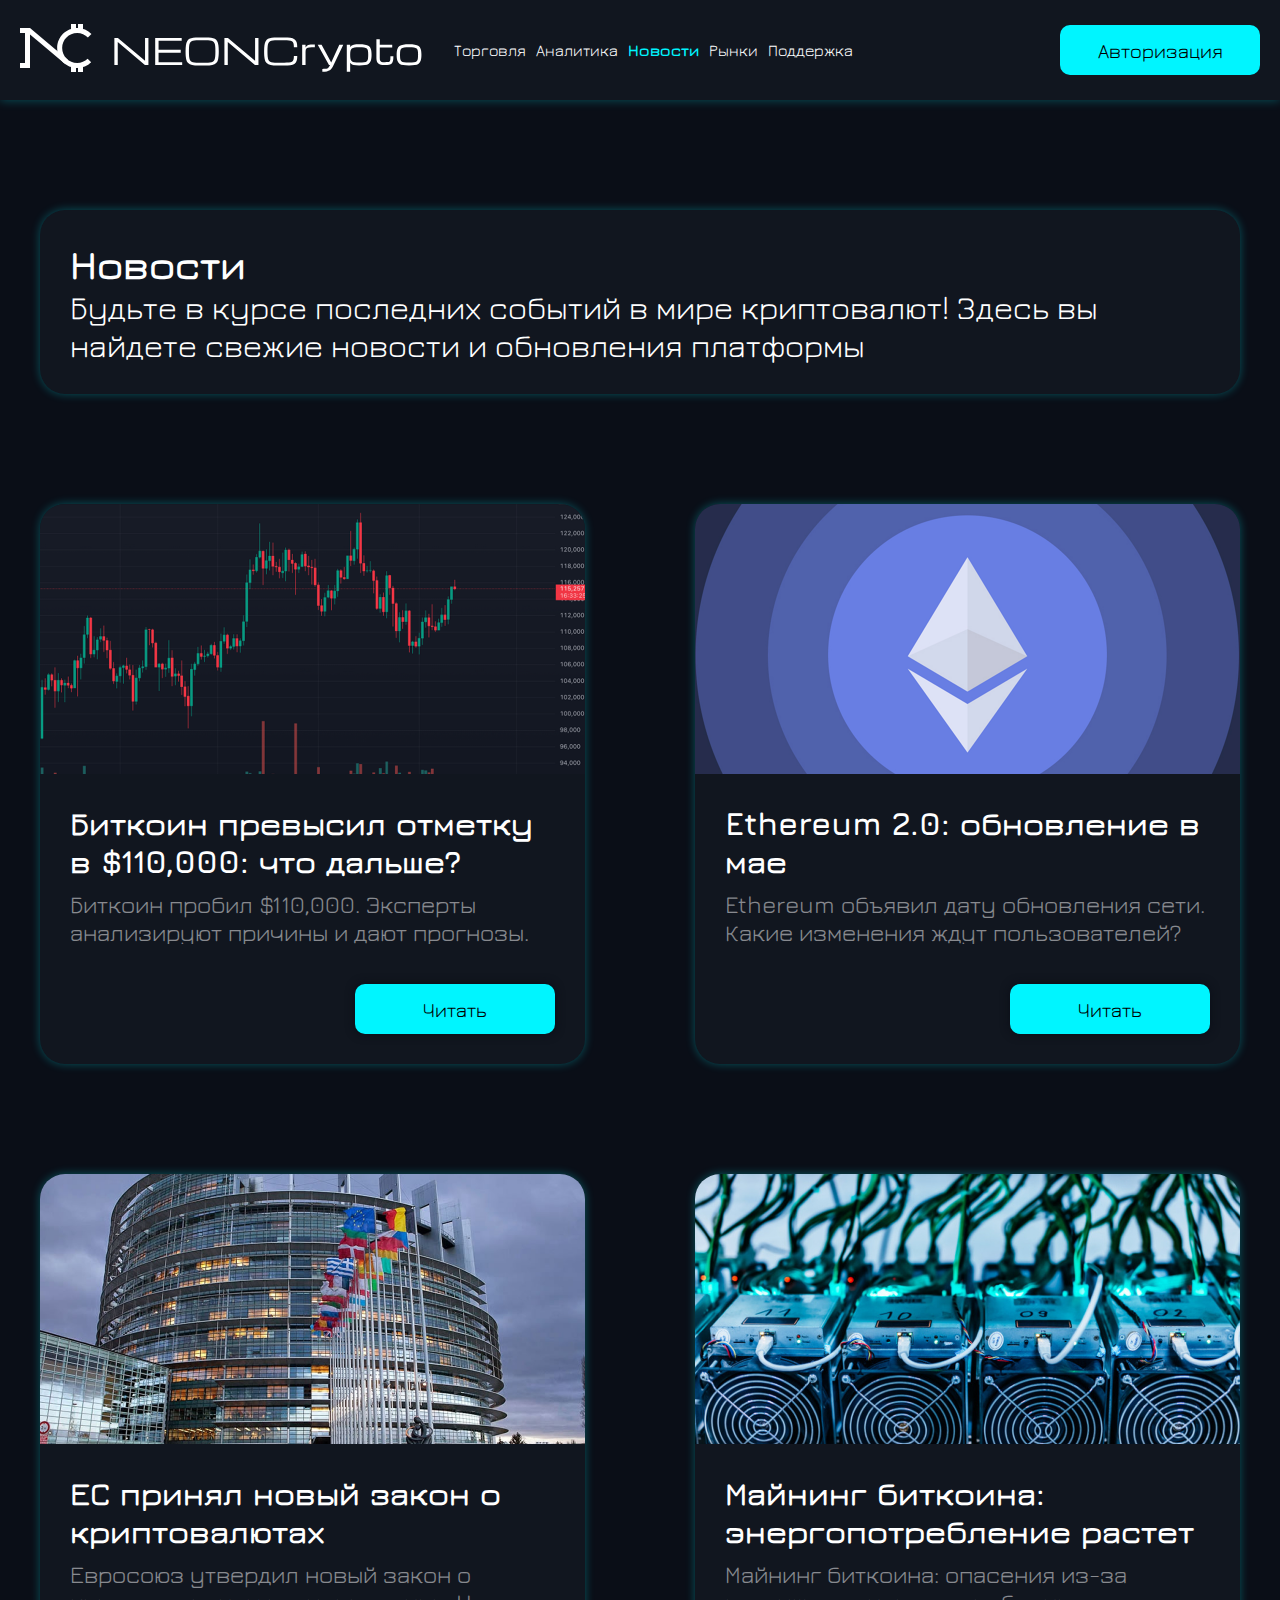
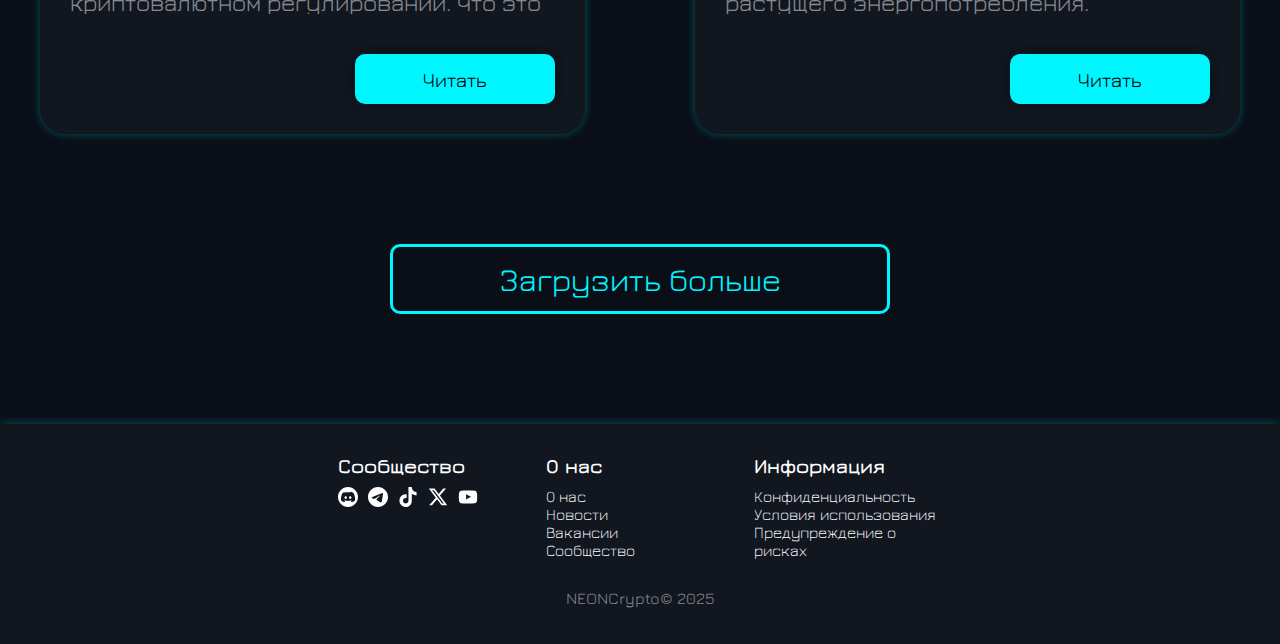
<file: pages/news.html>
<!DOCTYPE html>
<html lang="en">
    <head>
        <meta charset="UTF-8" />
        <meta name="viewport" content="width=device-width, initial-scale=1.0" />
        <title>NEONCrypto</title>
        <link rel="stylesheet" href="../css/global.css" />
        <link rel="icon" href="../images/favico.ico" type="image/x-icon" />
        <link rel="icon" href="../images/favico.svg" type="image/x-icon" />
    </head>
    <body>
        <header>
            <div class="header-leftside">
                <a href="../index.html">
                    <img
                        src="../images/Logo.svg"
                        alt="NEONCrypto"
                        class="header-logo"
                    />
                </a>
                <nav>
                    <ul class="menu">
                        <li><a href="./trade.html">Торговля</a></li>
                        <li><a href="./analytics.html">Аналитика</a></li>
                        <li>
                            <a href="./news.html" class="active-page-title"
                                >Новости</a
                            >
                        </li>
                        <li><a href="./markets.html">Рынки</a></li>
                        <li><a href="./support.html">Поддержка</a></li>
                    </ul>
                </nav>
            </div>
            <div class="header-rightside">
                <button
                    class="auth-button not-mobile"
                    onclick="window.location.href = './forms/login.html'"
                >
                    Авторизация
                </button>
                <div class="burger-toggle" id="burger-toggle">
                    <span></span>
                    <span></span>
                    <span></span>
                </div>
                <nav class="mobile-menu" id="mobile-menu">
                    <ul>
                        <li>
                            <button
                                class="auth-button"
                                onclick="window.location.href = './forms/login.html'"
                            >
                                Авторизация
                            </button>
                        </li>
                        <li><a href="./trade.html">Торговля</a></li>
                        <li><a href="./analytics.html">Аналитика</a></li>
                        <li>
                            <a href="./news.html" class="active-page-title"
                                >Новости</a
                            >
                        </li>
                        <li><a href="./markets.html">Рынки</a></li>
                        <li><a href="./support.html">Поддержка</a></li>
                    </ul>
                </nav>
            </div>
            <div class="overlay" id="overlay"></div>
        </header>
        <main>
            <section class="layout">
                <h2 class="first-layout-title">Новости</h2>
                <p>
                    Будьте в курсе последних событий в мире криптовалют! Здесь
                    вы найдете свежие новости и обновления платформы
                </p>
            </section>
            <div class="second-layout-container">
                <section class="layout second-layout news-post">
                    <div class="news-img-container">
                        <img src="../images/posts/post1.png" alt="post-img" />
                    </div>
                    <div class="news-info-container">
                        <div class="news-info">
                            <h3>
                                Биткоин превысил отметку в $110,000: что дальше?
                            </h3>
                            <p>
                                Биткоин пробил $110,000. Эксперты анализируют
                                причины и дают прогнозы.
                            </p>
                        </div>
                        <div class="read-btn-container">
                            <button class="read-btn">Читать</button>
                        </div>
                    </div>
                </section>
                <section class="layout second-layout news-post">
                    <div class="news-img-container">
                        <img src="../images/posts/post2.png" alt="post-img" />
                    </div>
                    <div class="news-info-container">
                        <div class="news-info">
                            <h3>Ethereum 2.0: обновление в мае</h3>
                            <p>
                                Ethereum объявил дату обновления сети. Какие
                                изменения ждут пользователей?
                            </p>
                        </div>
                        <div class="read-btn-container">
                            <button class="read-btn">Читать</button>
                        </div>
                    </div>
                </section>
                <section class="layout second-layout news-post">
                    <div class="news-img-container">
                        <img src="../images/posts/post3.png" alt="post-img" />
                    </div>
                    <div class="news-info-container">
                        <div class="news-info">
                            <h3>ЕС принял новый закон о криптовалютах</h3>
                            <p>
                                Евросоюз утвердил новый закон о криптовалютном
                                регулировании. Что это значит для пользователей?
                            </p>
                        </div>
                        <div class="read-btn-container">
                            <button class="read-btn">Читать</button>
                        </div>
                    </div>
                </section>
                <section class="layout second-layout news-post">
                    <div class="news-img-container">
                        <img src="../images/posts/post4.png" alt="post-img" />
                        <button class="read-btn">Читать</button>
                    </div>
                    <div class="news-info-container">
                        <div class="news-info">
                            <h3>Майнинг биткоина: энергопотребление растет</h3>
                            <p>
                                Майнинг биткоина: опасения из-за растущего
                                энергопотребления.
                            </p>
                        </div>
                        <div class="read-btn-container">
                            <button class="read-btn">Читать</button>
                        </div>
                    </div>
                </section>
            </div>
            <div class="news-more-container">
                <button class="news-more">Загрузить больше</button>
            </div>
        </main>
        <footer>
            <div class="footer-columns">
                <section class="footer-col">
                    <h3>Сообщество</h3>
                    <ul class="community-list">
                        <li>
                            <a href=""
                                ><img
                                    src="../images/icons/discord-icon.svg"
                                    alt="discord"
                            /></a>
                        </li>
                        <li>
                            <a href=""
                                ><img
                                    src="../images/icons/telegram-icon.svg"
                                    alt="telegram"
                            /></a>
                        </li>
                        <li>
                            <a href=""
                                ><img
                                    src="../images/icons/tiktok-icon.svg"
                                    alt="tiktok"
                            /></a>
                        </li>
                        <li>
                            <a href=""
                                ><img
                                    src="../images/icons/x-twitter-icon.svg"
                                    alt="x-twitter"
                            /></a>
                        </li>
                        <li>
                            <a href=""
                                ><img
                                    src="../images/icons/youtube-icon.svg"
                                    alt="youtube"
                            /></a>
                        </li>
                    </ul>
                </section>
                <section class="footer-col">
                    <h3>О нас</h3>
                    <ul>
                        <li><a href="">О нас</a></li>
                        <li><a href="./news.html">Новости</a></li>
                        <li><a href="">Вакансии</a></li>
                        <li><a href="">Сообщество</a></li>
                    </ul>
                </section>
                <section class="footer-col">
                    <h3>Информация</h3>
                    <ul>
                        <li><a href="">Конфиденциальность</a></li>
                        <li><a href="">Условия использования</a></li>
                        <li><a href="">Предупреждение о рисках</a></li>
                    </ul>
                </section>
            </div>
            <div class="footer-bottom">
                <p>NEONCrypto© 2025</p>
            </div>
        </footer>
        <script src="../js/burger.js"></script>
    </body>
</html>
</file>
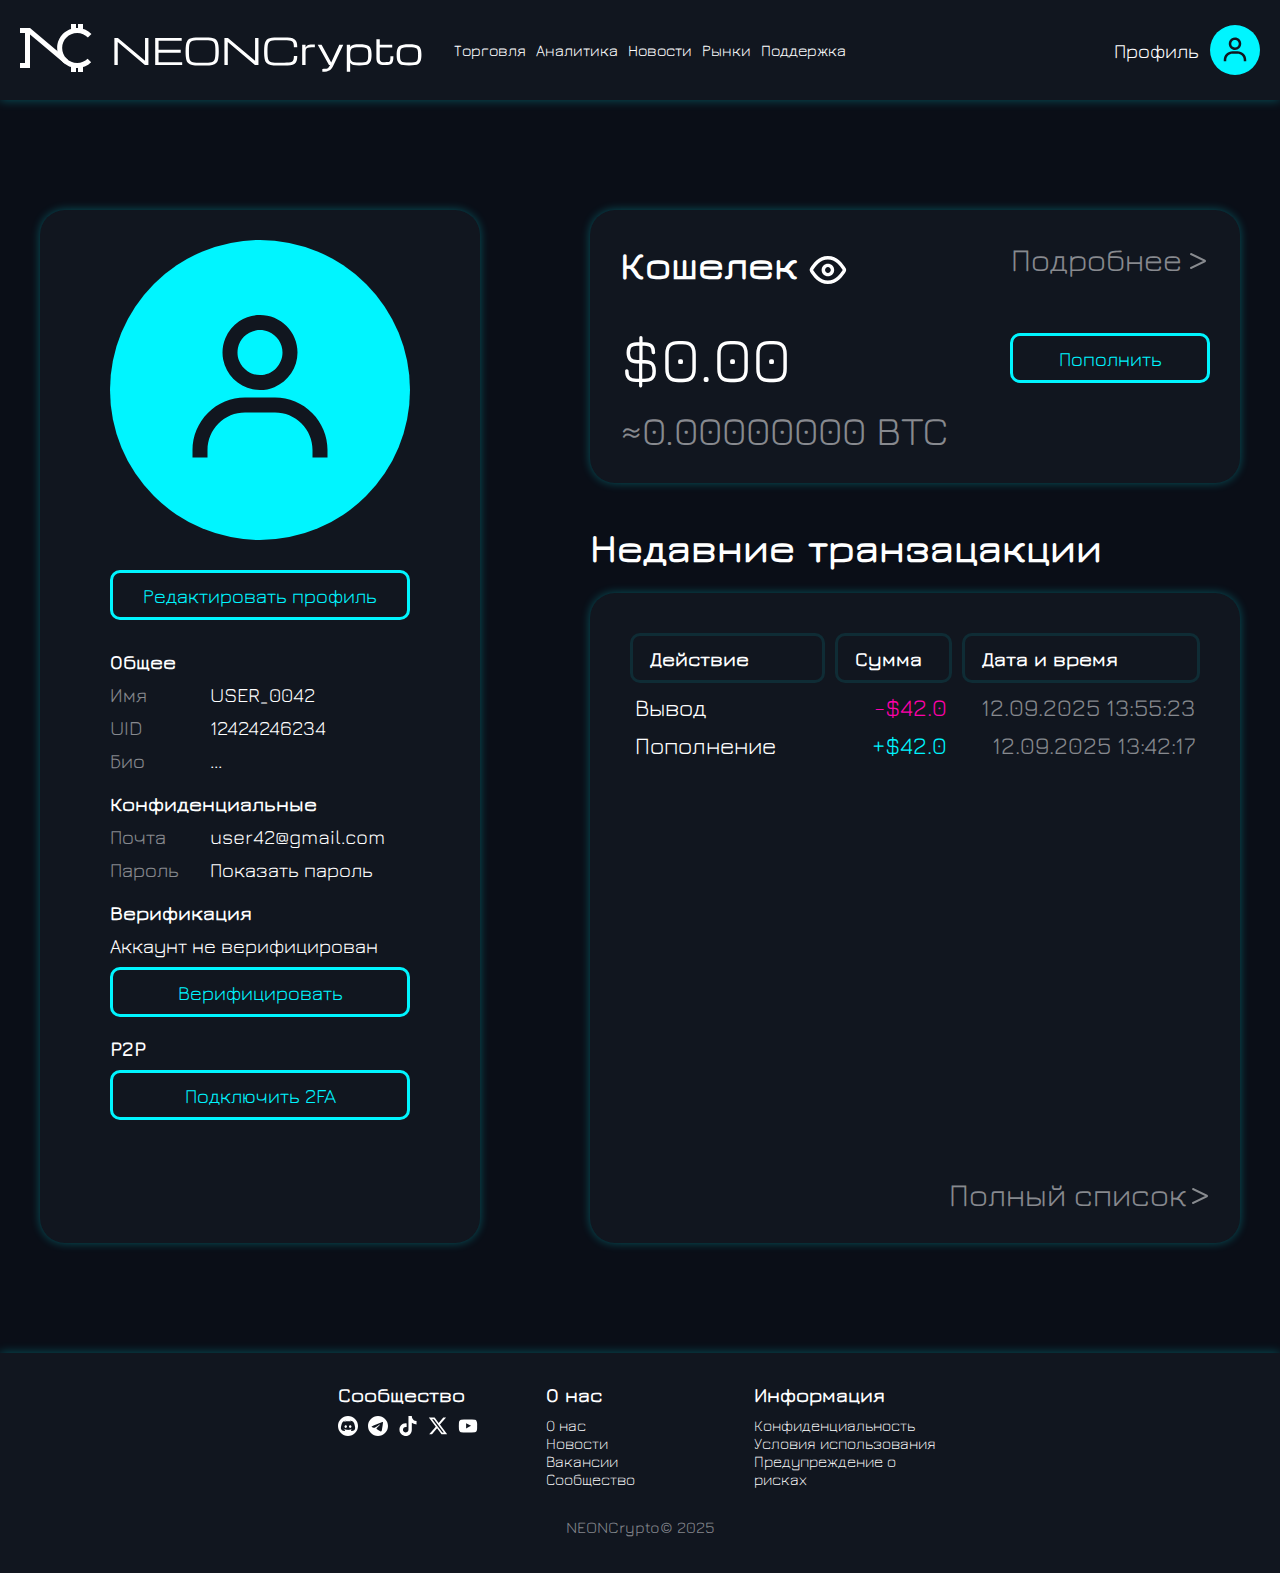
<file: pages/profile.html>
<!DOCTYPE html>
<html lang="en">
    <head>
        <meta charset="UTF-8" />
        <meta name="viewport" content="width=device-width, initial-scale=1.0" />
        <title>NEONCrypto</title>
        <link rel="stylesheet" href="../css/global.css" />
        <link rel="icon" href="../images/favico.ico" type="image/x-icon" />
        <link rel="icon" href="../images/favico.svg" type="image/x-icon" />
    </head>
    <body>
        <header>
            <div class="header-leftside">
                <a href="../index.html">
                    <img
                        src="../images/Logo.svg"
                        alt="NEONCrypto"
                        class="header-logo"
                    />
                </a>
                <nav>
                    <ul class="menu">
                        <li><a href="./trade.html">Торговля</a></li>
                        <li><a href="./analytics.html">Аналитика</a></li>
                        <li><a href="./news.html">Новости</a></li>
                        <li><a href="./markets.html">Рынки</a></li>
                        <li><a href="./support.html">Поддержка</a></li>
                    </ul>
                </nav>
            </div>
            <div class="header-rightside">
                <button
                    class="profile-button not-mobile"
                    onclick="window.location.href = './profile.html'"
                >
                    Профиль
                    <img
                        src="../images/default-profile-photo.svg"
                        alt="avatar"
                    />
                </button>
                <div class="burger-toggle" id="burger-toggle">
                    <span></span>
                    <span></span>
                    <span></span>
                </div>
                <nav class="mobile-menu" id="mobile-menu">
                    <ul>
                        <li><a href="./profile.html">Профиль</a></li>
                        <li><a href="./wallet.html">Кошелек</a></li>
                        <li><a href="./trade.html">Торговля</a></li>
                        <li><a href="./analytics.html">Аналитика</a></li>
                        <li><a href="./news.html">Новости</a></li>
                        <li><a href="./markets.html">Рынки</a></li>
                        <li><a href="./support.html">Поддержка</a></li>
                    </ul>
                </nav>
            </div>
            <div class="overlay" id="overlay"></div>
        </header>
        <main>
            <div class="profile-wrapper">
                <section class="layout profile-layout">
                    <img
                        src="../images/default-profile-photo.svg"
                        alt="Profile Photo"
                        class="profile-image"
                    />
                    <button class="profile-settings-button">
                        Редактировать профиль
                    </button>
                    <div class="profile-information">
                        <h3>Общее</h3>
                        <div class="profile-information-item">
                            <span class="info-title">Имя</span>
                            <span>USER_0042</span>
                        </div>
                        <div class="profile-information-item">
                            <span class="info-title">UID</span>
                            <span>12424246234</span>
                        </div>
                        <div class="profile-information-item">
                            <span class="info-title">Био</span>
                            <span>...</span>
                        </div>
                        <h3>Конфиденциальные</h3>
                        <div class="profile-information-item">
                            <span class="info-title">Почта</span>
                            <span>user42@gmail.com</span>
                        </div>
                        <div class="profile-information-item">
                            <span class="info-title">Пароль</span>
                            <span>Показать пароль</span>
                        </div>
                        <h3>Верификация</h3>

                        <span class="profile-information-item-one"
                            >Аккаунт не верифицирован</span
                        >

                        <button class="profile-settings-button">
                            Верифицировать
                        </button>
                        <h3>P2P</h3>
                        <button class="profile-settings-button">
                            Подключить 2FA
                        </button>
                    </div>
                </section>
                <div class="pre-wallet-wrapper">
                    <section class="layout pre-wallet-container">
                        <div class="pre-wallet-row">
                            <div class="wallet-title">
                                <label for="wallet-eye"><h2>Кошелек</h2></label>

                                <button class="toggle-wallet" id="wallet-eye">
                                    <svg
                                        width="40"
                                        height="40"
                                        viewBox="0 0 40 40"
                                        fill="none"
                                        xmlns="http://www.w3.org/2000/svg"
                                    >
                                        <path
                                            d="M10.5965 13.2368C8.1698 15.3502 6.3548 17.9618 5.09146 20.0002C6.3548 22.0385 8.1698 24.6502 10.5965 26.7635C13.0581 28.9052 16.1398 30.5285 19.9131 30.5285C23.6848 30.5285 26.7681 28.9052 29.2298 26.7618C31.6565 24.6502 33.4698 22.0385 34.7348 20.0002C33.4698 17.9618 31.6565 15.3502 29.2281 13.2368C26.7681 11.0952 23.6865 9.47183 19.9115 9.47183C16.1398 9.47183 13.0581 11.0952 10.5965 13.2368ZM2.14146 18.3268C4.6298 14.2935 10.3081 6.0835 19.9131 6.0835C29.5181 6.0835 35.1965 14.2935 37.6848 18.3268C37.9955 18.8297 38.1601 19.4091 38.1601 20.0002C38.1601 20.5912 37.9955 21.1707 37.6848 21.6735C35.1965 25.7068 29.5181 33.9168 19.9131 33.9168C10.3081 33.9168 4.6298 25.7068 2.14146 21.6718C1.83127 21.1691 1.66699 20.59 1.66699 19.9993C1.66699 19.4086 1.83127 18.8295 2.14146 18.3268ZM19.9131 17.1102C19.1469 17.1102 18.412 17.4146 17.8702 17.9564C17.3284 18.4982 17.024 19.2331 17.024 19.9993C17.024 20.7656 17.3284 21.5005 17.8702 22.0423C18.412 22.5841 19.1469 22.8885 19.9131 22.8885C20.6792 22.8885 21.4138 22.5842 21.9555 22.0425C22.4972 21.5009 22.8015 20.7662 22.8015 20.0002C22.8015 19.2341 22.4972 18.4995 21.9555 17.9578C21.4138 17.4161 20.6792 17.1118 19.9131 17.1118V17.1102ZM13.6331 20.0002C13.6331 18.335 14.2946 16.7381 15.472 15.5607C16.6494 14.3833 18.2463 13.7218 19.9115 13.7218C21.5766 13.7218 23.1735 14.3833 24.3509 15.5607C25.5283 16.7381 26.1898 18.335 26.1898 20.0002C26.1898 21.6653 25.5283 23.2622 24.3509 24.4396C23.1735 25.617 21.5766 26.2785 19.9115 26.2785C18.2463 26.2785 16.6494 25.617 15.472 24.4396C14.2946 23.2622 13.6331 21.6653 13.6331 20.0002Z"
                                            fill="currentColor"
                                        />
                                    </svg>
                                </button>
                            </div>
                            <a href="./wallet.html" class="pre-wallet-more">
                                Подробнее
                                <svg
                                    width="20"
                                    height="20"
                                    viewBox="0 0 10 10"
                                    fill="none"
                                    xmlns="http://www.w3.org/2000/svg"
                                >
                                    <path
                                        d="M0.103957 8.71646C-0.0873235 8.43351 -0.0146371 8.20445 0.322016 8.02929L6.79493 4.81577V5.12904L0.322016 1.97615C-0.0069859 1.80099 -0.0796723 1.56857 0.103957 1.27888C0.295237 0.989191 0.555378 0.92519 0.884379 1.08688L7.59831 4.38124C7.8661 4.51598 8 4.70798 8 4.95725C8 5.24694 7.8661 5.45578 7.59831 5.58378L0.884379 8.90846C0.555378 9.07689 0.295237 9.01289 0.103957 8.71646Z"
                                        fill="currentColor"
                                    />
                                </svg>
                            </a>
                        </div>
                        <div class="pre-wallet-row">
                            <div>
                                <p class="balance" id="balance">$0.00</p>
                                <p class="btc-balance" id="btc-balance">
                                    ≈0.00000000 BTC
                                </p>
                            </div>

                            <button class="wallet-btn">Пополнить</button>
                        </div>
                    </section>
                    <section class="layout pre-transaction-container">
                        <h2 class="layout-title">Недавние транзацакции</h2>
                        <div class="pre-transaction-table-container">
                            <table class="pre-transaction-table">
                                <thead>
                                    <th class="pre-transaction-title-action">
                                        Действие
                                    </th>
                                    <th class="pre-transaction-title-value">
                                        Сумма
                                    </th>
                                    <th class="pre-transaction-title-data-time">
                                        Дата и время
                                    </th>
                                </thead>
                                <tbody>
                                    <tr>
                                        <td class="pre-transaction-action">
                                            Вывод
                                        </td>
                                        <td
                                            class="pre-transaction-value percent-down"
                                        >
                                            -$42.0
                                        </td>
                                        <td class="pre-transaction-data-time">
                                            12.09.2025 13:55:23
                                        </td>
                                    </tr>
                                    <tr>
                                        <td class="pre-transaction-action">
                                            Пополнение
                                        </td>
                                        <td
                                            class="pre-transaction-value percent-up"
                                        >
                                            +$42.0
                                        </td>
                                        <td class="pre-transaction-data-time">
                                            12.09.2025 13:42:17
                                        </td>
                                    </tr>
                                </tbody>
                            </table>
                        </div>
                        <div class="pre-transaction-more">
                            <a href="./wallet.html#transaction"
                                >Полный список<svg
                                    width="20"
                                    height="20"
                                    viewBox="0 0 20 20"
                                    fill="none"
                                    xmlns="http://www.w3.org/2000/svg"
                                >
                                    <path
                                        d="M2.20791 17.4332C1.82535 16.8673 1.97073 16.4092 2.64403 16.0588L15.5899 9.63179V10.2583L2.64403 3.95255C1.98603 3.60223 1.84066 3.13738 2.20791 2.558C2.59047 1.97863 3.11076 1.85062 3.76876 2.174L17.1966 8.76273C17.7322 9.0322 18 9.41621 18 9.91474C18 10.4941 17.7322 10.9118 17.1966 11.1678L3.76876 17.8172C3.11076 18.154 2.59047 18.026 2.20791 17.4332Z"
                                        fill="currentColor"
                                    />
                                </svg>
                            </a>
                        </div>
                    </section>
                </div>
            </div>
        </main>
        <footer>
            <div class="footer-columns">
                <section class="footer-col">
                    <h3>Сообщество</h3>
                    <ul class="community-list">
                        <li>
                            <a href=""
                                ><img
                                    src="../images/icons/discord-icon.svg"
                                    alt="discord"
                            /></a>
                        </li>
                        <li>
                            <a href=""
                                ><img
                                    src="../images/icons/telegram-icon.svg"
                                    alt="telegram"
                            /></a>
                        </li>
                        <li>
                            <a href=""
                                ><img
                                    src="../images/icons/tiktok-icon.svg"
                                    alt="tiktok"
                            /></a>
                        </li>
                        <li>
                            <a href=""
                                ><img
                                    src="../images/icons/x-twitter-icon.svg"
                                    alt="x-twitter"
                            /></a>
                        </li>
                        <li>
                            <a href=""
                                ><img
                                    src="../images/icons/youtube-icon.svg"
                                    alt="youtube"
                            /></a>
                        </li>
                    </ul>
                </section>
                <section class="footer-col">
                    <h3>О нас</h3>
                    <ul>
                        <li><a href="">О нас</a></li>
                        <li><a href="./news.html">Новости</a></li>
                        <li><a href="">Вакансии</a></li>
                        <li><a href="">Сообщество</a></li>
                    </ul>
                </section>
                <section class="footer-col">
                    <h3>Информация</h3>
                    <ul>
                        <li><a href="">Конфиденциальность</a></li>
                        <li><a href="">Условия использования</a></li>
                        <li><a href="">Предупреждение о рисках</a></li>
                    </ul>
                </section>
            </div>
            <div class="footer-bottom">
                <p>NEONCrypto© 2025</p>
            </div>
        </footer>
        <script src="../js/burger.js"></script>
        <script src="../js/balance.js"></script>
    </body>
</html>
</file>
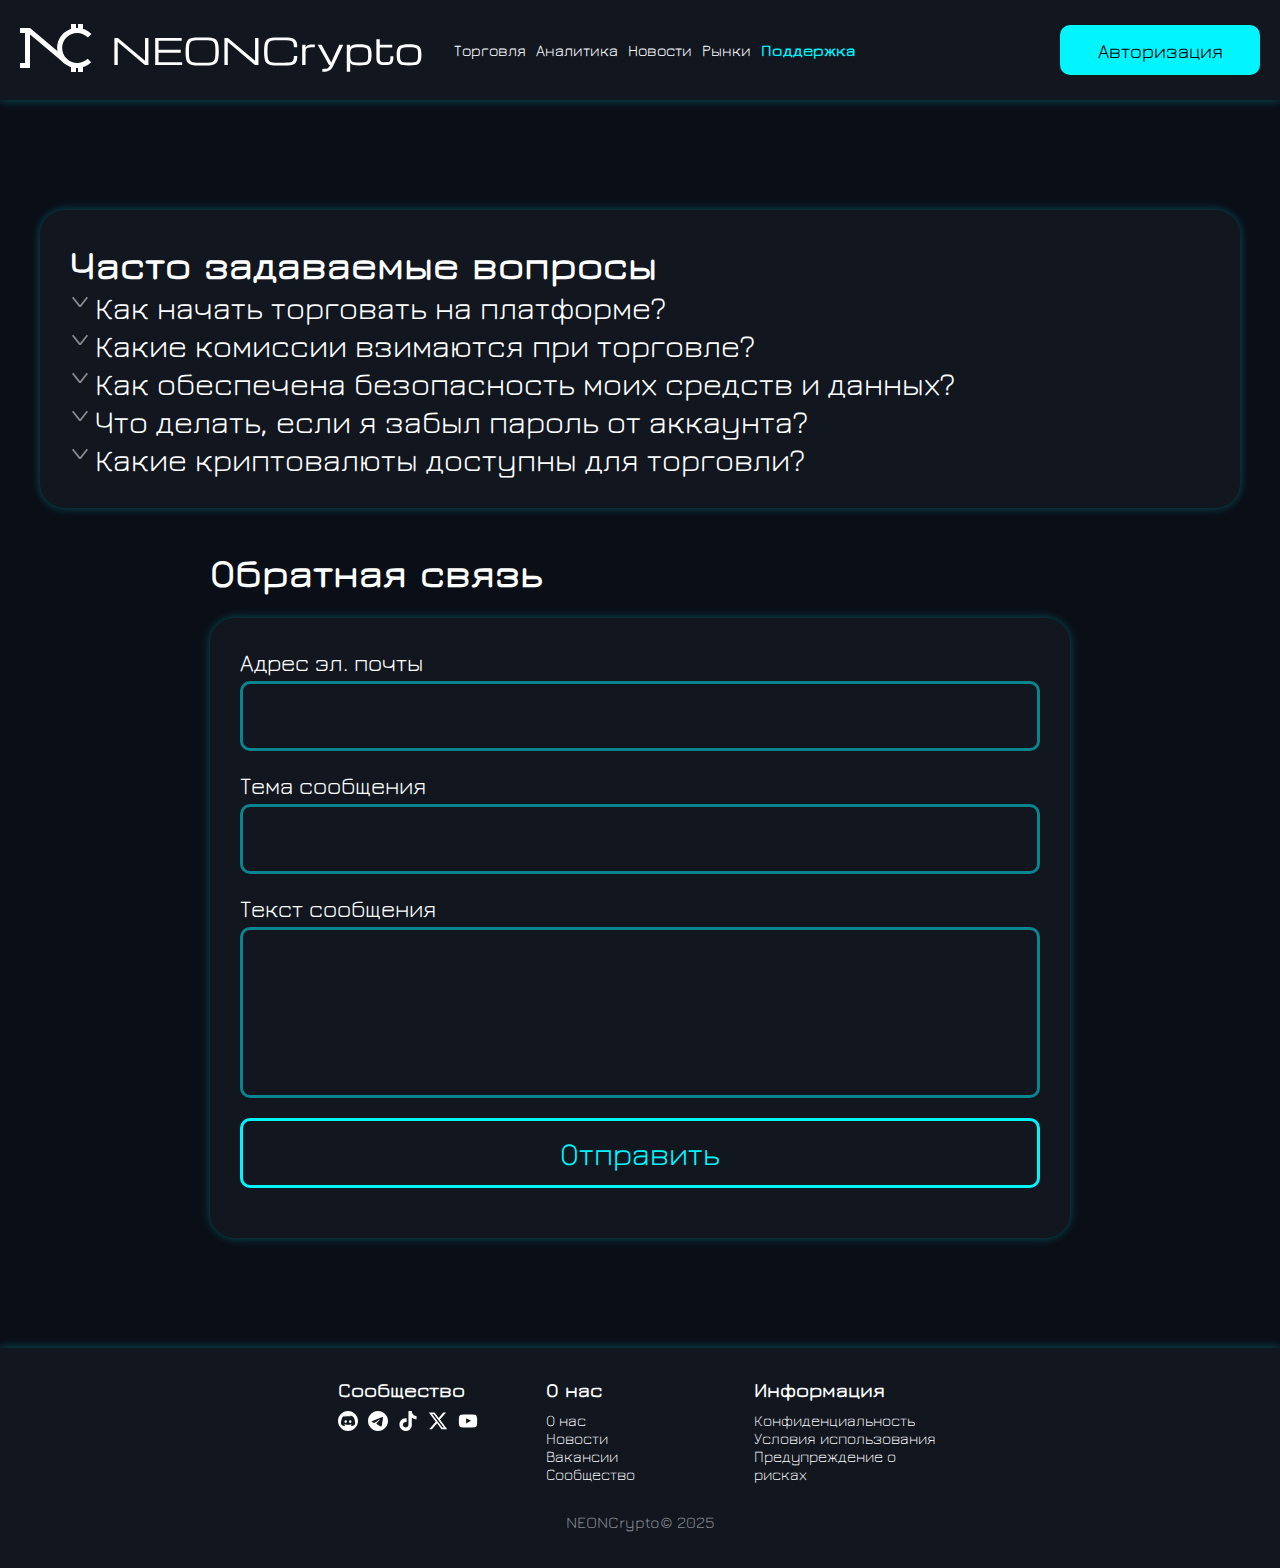
<file: pages/support.html>
<!DOCTYPE html>
<html lang="en">
    <head>
        <meta charset="UTF-8" />
        <meta name="viewport" content="width=device-width, initial-scale=1.0" />
        <title>NEONCrypto</title>
        <link rel="stylesheet" href="../css/global.css" />
        <link rel="stylesheet" href="../css/forms.css" />
        <link rel="icon" href="../images/favico.ico" type="image/x-icon" />
        <link rel="icon" href="../images/favico.svg" type="image/x-icon" />
    </head>
    <body>
        <header>
            <div class="header-leftside">
                <a href="../index.html">
                    <img
                        src="../images/Logo.svg"
                        alt="NEONCrypto"
                        class="header-logo"
                    />
                </a>
                <nav>
                    <ul class="menu">
                        <li><a href="./trade.html">Торговля</a></li>
                        <li><a href="./analytics.html">Аналитика</a></li>
                        <li><a href="./news.html">Новости</a></li>
                        <li><a href="./markets.html">Рынки</a></li>
                        <li>
                            <a href="./support.html" class="active-page-title"
                                >Поддержка</a
                            >
                        </li>
                    </ul>
                </nav>
            </div>
            <div class="header-rightside">
                <button
                    class="auth-button not-mobile"
                    onclick="window.location.href = './forms/login.html'"
                >
                    Авторизация
                </button>
                <div class="burger-toggle" id="burger-toggle">
                    <span></span>
                    <span></span>
                    <span></span>
                </div>
                <nav class="mobile-menu" id="mobile-menu">
                    <ul>
                        <li>
                            <button
                                class="auth-button"
                                onclick="window.location.href = './forms/login.html'"
                            >
                                Авторизация
                            </button>
                        </li>
                        <li><a href="./trade.html">Торговля</a></li>
                        <li><a href="./analytics.html">Аналитика</a></li>
                        <li><a href="./news.html">Новости</a></li>
                        <li><a href="./markets.html">Рынки</a></li>
                        <li>
                            <a href="./support.html" class="active-page-title"
                                >Поддержка</a
                            >
                        </li>
                    </ul>
                </nav>
            </div>
            <div class="overlay" id="overlay"></div>
        </header>
        <main>
            <section class="layout">
                <h2 class="first-layout-title">Часто задаваемые вопросы</h2>
                <details>
                    <summary>Как начать торговать на платформе?</summary>
                    <div>
                        <p>
                            Зарегистрируйтесь на сайте, пройдите верификацию
                            (KYC), пополните свой баланс в разделе
                            <a href="./wallet.html">Кошелек</a>, и выберите
                            подходящую торговую пару в разделе
                            <a href="./trade.html">Торговля</a>
                        </p>
                    </div>
                </details>
                <details>
                    <summary>Какие комиссии взимаются при торговле?</summary>
                    <div>
                        <p>
                            Размер комиссии зависит от вашего торгового объема
                            за последние 30 дней.
                        </p>
                    </div>
                </details>
                <details>
                    <summary>
                        Как обеспечена безопасность моих средств и данных?
                    </summary>
                    <div>
                        <p>
                            Мы используем передовые методы защиты, включая
                            двухфакторную аутентификацию (2FA), холодное
                            хранение большинства средств, и регулярные аудиты
                            безопасности.
                        </p>
                    </div>
                </details>
                <details>
                    <summary>
                        Что делать, если я забыл пароль от аккаунта?
                    </summary>
                    <div>
                        <p>
                            Воспользуйтесь функцией "Забыли пароль?" на странице
                            входа. Вам будет отправлено письмо с инструкциями по
                            сбросу пароля на электронную почту, указанную при
                            регистрации.
                        </p>
                    </div>
                </details>
                <details>
                    <summary>Какие криптовалюты доступны для торговли?</summary>
                    <div>
                        <p>
                            На NEONCrypto доступен широкий выбор криптовалют,
                            включая Bitcoin (BTC), Ethereum (ETH), Litecoin
                            (LTC) и другие. Полный список доступен на странице
                            <a href="./markets.html">Рынки</a>
                        </p>
                    </div>
                </details>
            </section>
            <section class="layout support-form-layout">
                <h2 class="layout-title">Обратная связь</h2>
                <form action="">
                    <div class="input-box">
                        <label for="email">Адрес эл. почты</label>
                        <input id="email" type="email" required />
                    </div>
                    <div class="input-box">
                        <label for="theme">Тема сообщения</label>
                        <input id="theme" type="text" />
                    </div>
                    <div class="input-box">
                        <label for="message">Текст сообщения</label>
                        <textarea id="message"></textarea>
                    </div>
                    <button
                        type="submit"
                        class="submit-button"
                        id="login-buttom"
                    >
                        Отправить
                    </button>
                </form>
            </section>
        </main>
        <footer>
            <div class="footer-columns">
                <section class="footer-col">
                    <h3>Сообщество</h3>
                    <ul class="community-list">
                        <li>
                            <a href=""
                                ><img
                                    src="../images/icons/discord-icon.svg"
                                    alt="discord"
                            /></a>
                        </li>
                        <li>
                            <a href=""
                                ><img
                                    src="../images/icons/telegram-icon.svg"
                                    alt="telegram"
                            /></a>
                        </li>
                        <li>
                            <a href=""
                                ><img
                                    src="../images/icons/tiktok-icon.svg"
                                    alt="tiktok"
                            /></a>
                        </li>
                        <li>
                            <a href=""
                                ><img
                                    src="../images/icons/x-twitter-icon.svg"
                                    alt="x-twitter"
                            /></a>
                        </li>
                        <li>
                            <a href=""
                                ><img
                                    src="../images/icons/youtube-icon.svg"
                                    alt="youtube"
                            /></a>
                        </li>
                    </ul>
                </section>
                <section class="footer-col">
                    <h3>О нас</h3>
                    <ul>
                        <li><a href="">О нас</a></li>
                        <li><a href="./news.html">Новости</a></li>
                        <li><a href="">Вакансии</a></li>
                        <li><a href="">Сообщество</a></li>
                    </ul>
                </section>
                <section class="footer-col">
                    <h3>Информация</h3>
                    <ul>
                        <li><a href="">Конфиденциальность</a></li>
                        <li><a href="">Условия использования</a></li>
                        <li><a href="">Предупреждение о рисках</a></li>
                    </ul>
                </section>
            </div>
            <div class="footer-bottom">
                <p>NEONCrypto© 2025</p>
            </div>
        </footer>
        <script src="../js/burger.js"></script>
    </body>
</html>
</file>
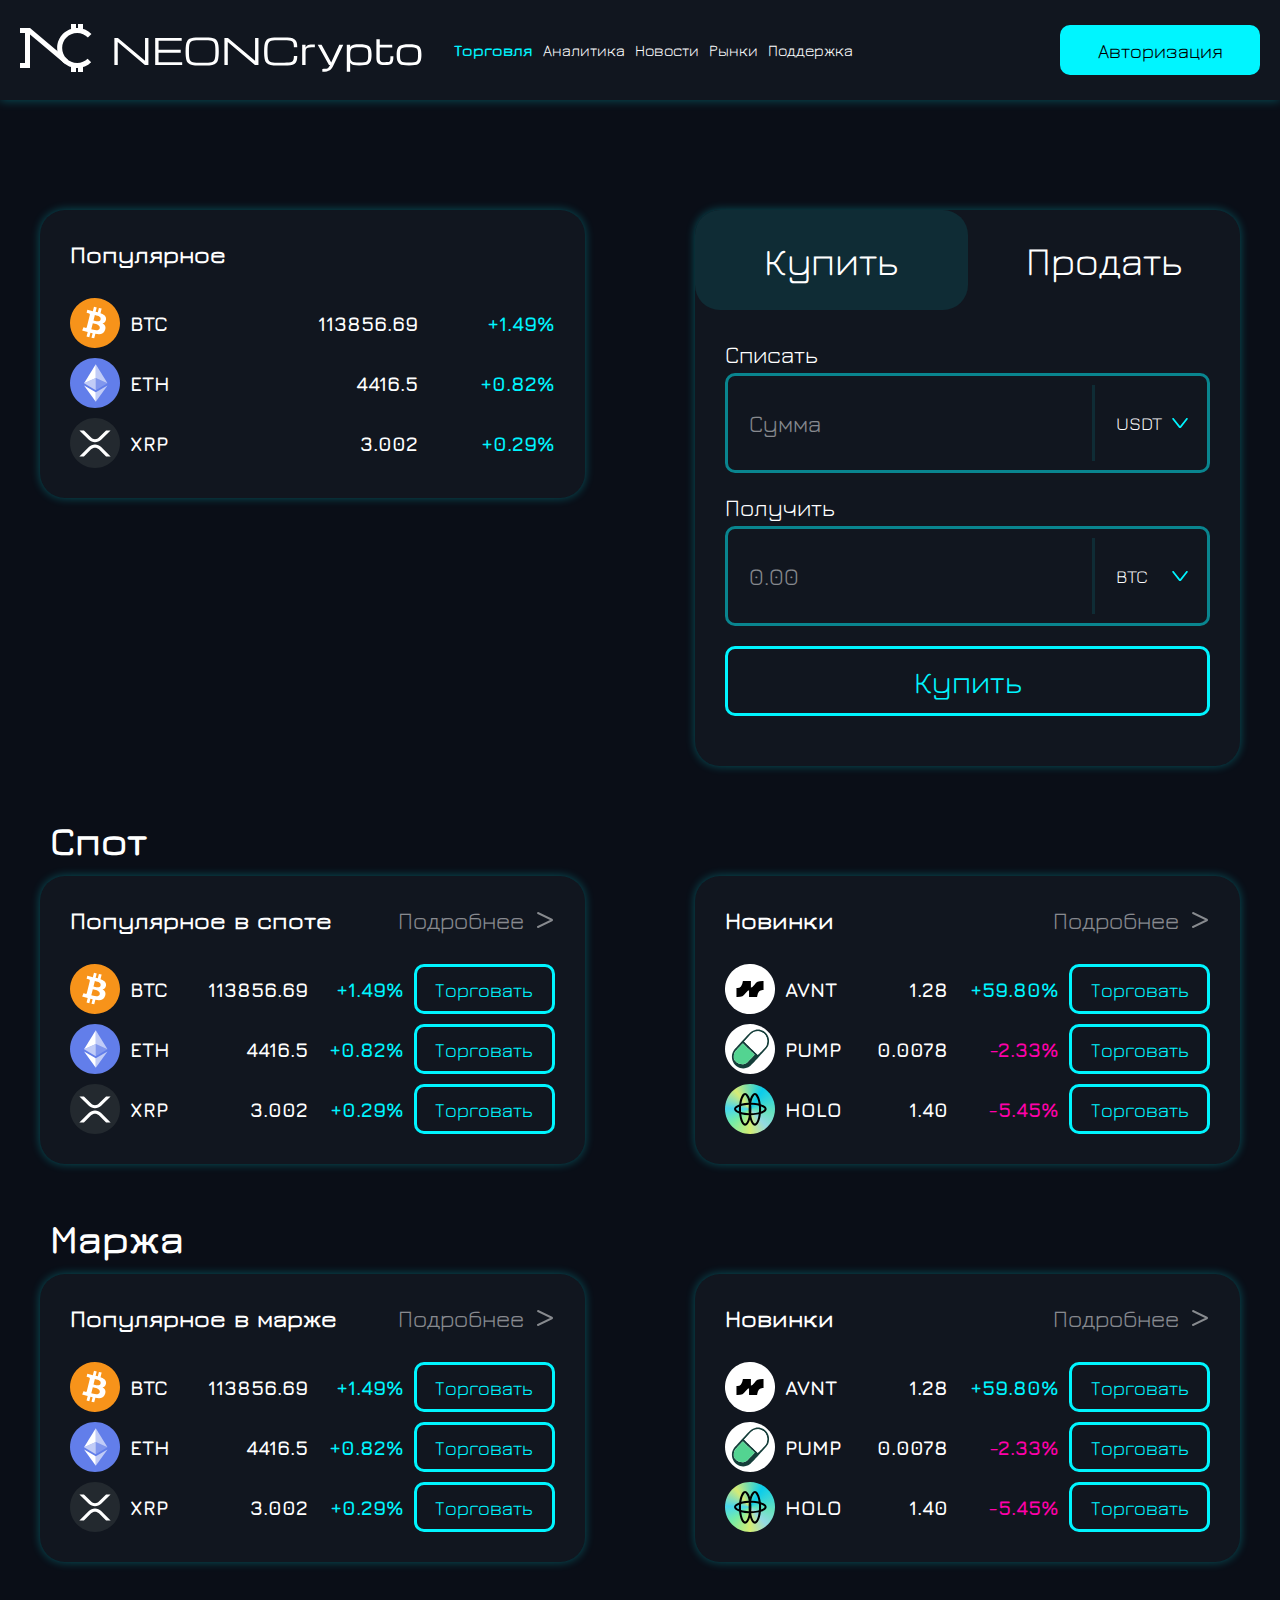
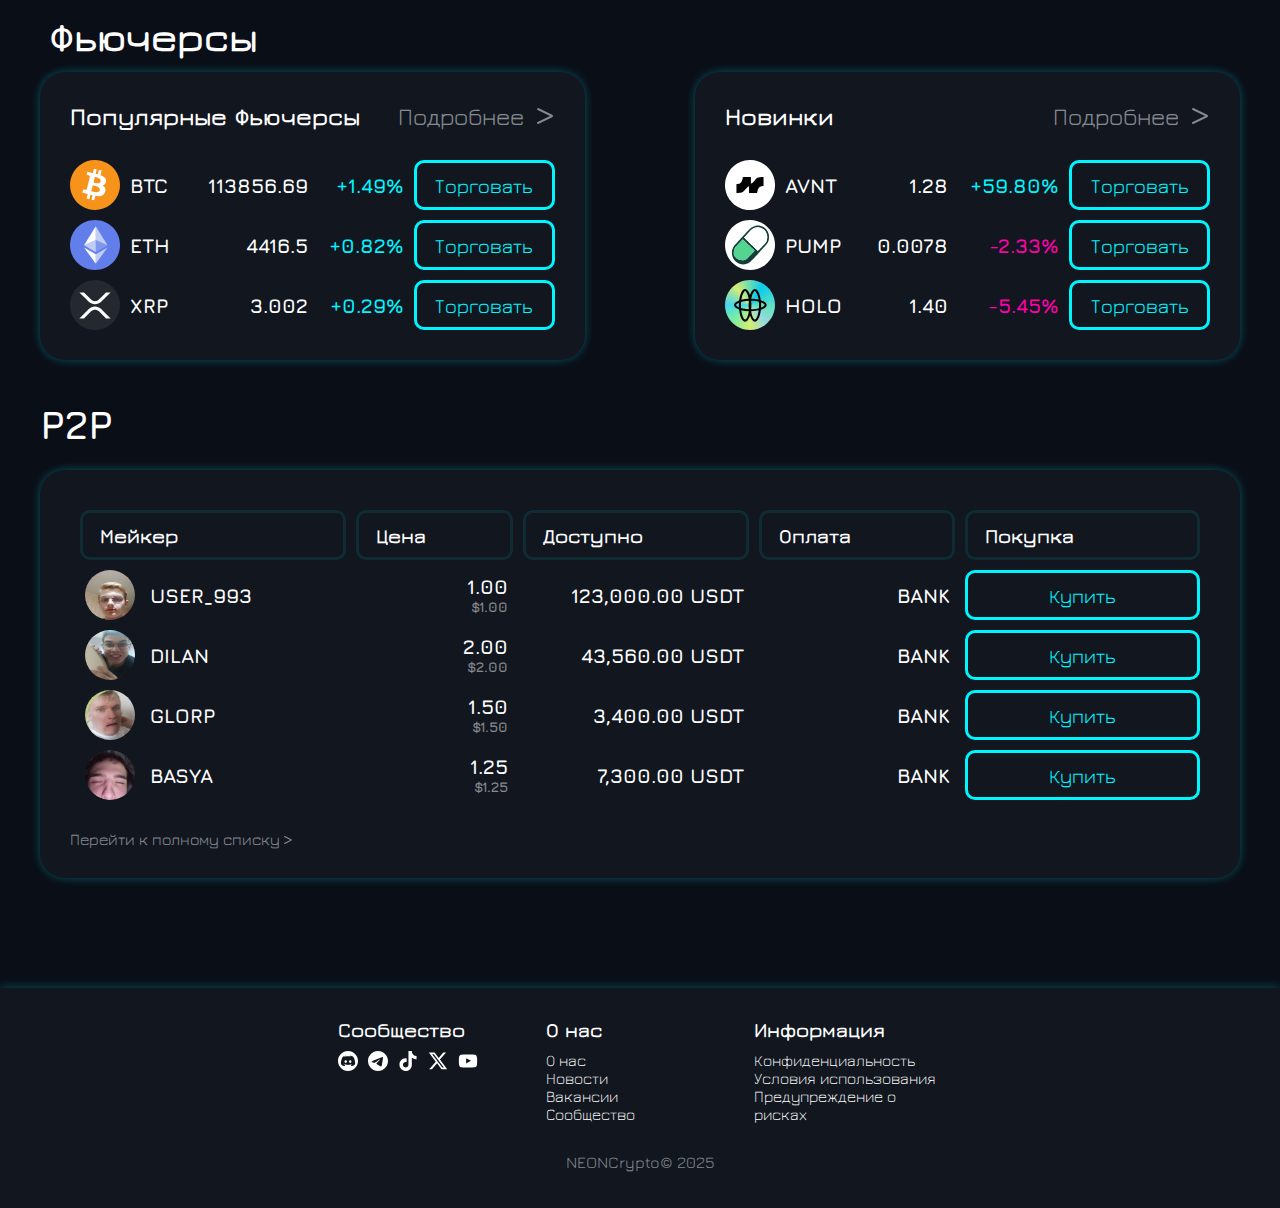
<file: pages/trade.html>
<!DOCTYPE html>
<html lang="en">
    <head>
        <meta charset="UTF-8" />
        <meta name="viewport" content="width=device-width, initial-scale=1.0" />
        <title>NEONCrypto</title>
        <link rel="stylesheet" href="../css/global.css" />
        <link rel="stylesheet" href="../css/forms.css" />
        <link rel="icon" href="../images/favico.ico" type="image/x-icon" />
        <link rel="icon" href="../images/favico.svg" type="image/x-icon" />
    </head>
    <body>
        <header>
            <div class="header-leftside">
                <a href="../index.html">
                    <img
                        src="../images/Logo.svg"
                        alt="NEONCrypto"
                        class="header-logo"
                    />
                </a>
                <nav>
                    <ul class="menu">
                        <li>
                            <a href="./trade.html" class="active-page-title"
                                >Торговля</a
                            >
                        </li>
                        <li><a href="./analytics.html">Аналитика</a></li>
                        <li><a href="./news.html">Новости</a></li>
                        <li><a href="./markets.html">Рынки</a></li>
                        <li><a href="./support.html">Поддержка</a></li>
                    </ul>
                </nav>
            </div>
            <div class="header-rightside">
                <button
                    class="auth-button not-mobile"
                    onclick="window.location.href = './forms/login.html'"
                >
                    Авторизация
                </button>
                <div class="burger-toggle" id="burger-toggle">
                    <span></span>
                    <span></span>
                    <span></span>
                </div>
                <nav class="mobile-menu" id="mobile-menu">
                    <ul>
                        <li>
                            <button
                                class="auth-button"
                                onclick="window.location.href = './forms/login.html'"
                            >
                                Авторизация
                            </button>
                        </li>
                        <li>
                            <a href="./trade.html" class="active-page-title"
                                >Торговля</a
                            >
                        </li>
                        <li><a href="./analytics.html">Аналитика</a></li>
                        <li><a href="./news.html">Новости</a></li>
                        <li><a href="./markets.html">Рынки</a></li>
                        <li><a href="./support.html">Поддержка</a></li>
                    </ul>
                </nav>
            </div>
            <div class="overlay" id="overlay"></div>
        </header>
        <main>
            <div class="second-layout-container">
                <section class="layout second-layout second-layout-with-table">
                    <h2>Популярное</h2>
                    <div class="second-layout-table-container">
                        <table class="second-table">
                            <tbody>
                                <tr>
                                    <td class="third-table-coin">
                                        <img
                                            src="../images/icons/crypto-icons/btc.svg"
                                            alt="btc-icon"
                                        />
                                        BTC
                                    </td>
                                    <td class="third-table-price">113856.69</td>
                                    <td class="third-table-changes percent-up">
                                        +1.49%
                                    </td>
                                </tr>
                                <tr>
                                    <td class="third-table-coin">
                                        <img
                                            src="../images/icons/crypto-icons/eth.svg"
                                            alt="eth-icon"
                                        />
                                        ETH
                                    </td>
                                    <td class="third-table-price">4416.5</td>
                                    <td class="third-table-changes percent-up">
                                        +0.82%
                                    </td>
                                </tr>
                                <tr>
                                    <td class="third-table-coin">
                                        <img
                                            src="../images/icons/crypto-icons/xrp.svg"
                                            alt="xrp-icon"
                                        />
                                        XRP
                                    </td>
                                    <td class="third-table-price">3.002</td>
                                    <td class="third-table-changes percent-up">
                                        +0.29%
                                    </td>
                                </tr>
                            </tbody>
                        </table>
                    </div>
                </section>
                <section class="layout second-layout buy-form-container">
                    <div class="buy-form-actions">
                        <button id="buy-crypto-btn" class="buy-form-btn active">
                            Купить
                        </button>
                        <button id="sale-crypto-btn" class="buy-form-btn">
                            Продать
                        </button>
                    </div>
                    <form class="buy-form" id="trade-form" action="">
                        <div class="input-box">
                            <label for="input-summ">Списать</label>
                            <div class="input-summ-container">
                                <input
                                    type="text"
                                    class="input-summ"
                                    placeholder="Сумма"
                                    required
                                    id="input-summ"
                                />
                                <select class="select-coin" id="coin">
                                    <option value="btc">BTC</option>
                                    <option value="eth">ETH</option>
                                    <option value="usdt" selected>USDT</option>
                                </select>
                            </div>
                        </div>
                        <div class="input-box">
                            <label for="input-summ2">Получить</label>
                            <div class="input-summ-container">
                                <input
                                    type="text"
                                    class="input-summ"
                                    placeholder="0.00"
                                    readonly
                                    id="input-summ2"
                                />
                                <select class="select-coin" id="coin2">
                                    <option value="btc">BTC</option>
                                    <option value="eth">ETH</option>
                                    <option value="usdt">USDT</option>
                                </select>
                            </div>
                        </div>
                        <button type="submit" class="submit-button" id="buy">
                            Купить
                        </button>
                    </form>
                </section>
            </div>
            <div class="second-layout-container">
                <section class="layout second-layout second-layout-with-table">
                    <h2 class="layout-title only-one-word-title">Спот</h2>
                    <div class="second-layout-row">
                        <h2>Популярное в споте</h2>
                        <a href=""
                            ><span>Подробнее</span>
                            <svg
                                width="20"
                                height="20"
                                viewBox="0 0 20 20"
                                fill="none"
                                xmlns="http://www.w3.org/2000/svg"
                            >
                                <path
                                    d="M2.20791 17.4329C1.82535 16.867 1.97073 16.4089 2.64403 16.0586L15.5899 9.63155V10.2581L2.64403 3.95231C1.98603 3.60198 1.84066 3.13714 2.20791 2.55776C2.59047 1.97838 3.11076 1.85038 3.76876 2.17375L17.1966 8.76248C17.7322 9.03196 18 9.41596 18 9.9145C18 10.4939 17.7322 10.9116 17.1966 11.1676L3.76876 17.8169C3.11076 18.1538 2.59047 18.0258 2.20791 17.4329Z"
                                    fill="currentColor"
                                />
                            </svg>
                        </a>
                    </div>
                    <div class="second-layout-table-container">
                        <table class="second-table">
                            <tbody>
                                <tr>
                                    <td class="third-table-coin">
                                        <img
                                            src="../images/icons/crypto-icons/btc.svg"
                                            alt="btc-icon"
                                        />
                                        BTC
                                    </td>
                                    <td class="third-table-price">113856.69</td>
                                    <td class="third-table-changes percent-up">
                                        +1.49%
                                    </td>
                                    <td>
                                        <button class="trade-btn">
                                            Торговать
                                        </button>
                                    </td>
                                </tr>
                                <tr>
                                    <td class="third-table-coin">
                                        <img
                                            src="../images/icons/crypto-icons/eth.svg"
                                            alt="eth-icon"
                                        />
                                        ETH
                                    </td>
                                    <td class="third-table-price">4416.5</td>
                                    <td class="third-table-changes percent-up">
                                        +0.82%
                                    </td>
                                    <td>
                                        <button class="trade-btn">
                                            Торговать
                                        </button>
                                    </td>
                                </tr>
                                <tr>
                                    <td class="third-table-coin">
                                        <img
                                            src="../images/icons/crypto-icons/xrp.svg"
                                            alt="xrp-icon"
                                        />
                                        XRP
                                    </td>
                                    <td class="third-table-price">3.002</td>
                                    <td class="third-table-changes percent-up">
                                        +0.29%
                                    </td>
                                    <td>
                                        <button class="trade-btn">
                                            Торговать
                                        </button>
                                    </td>
                                </tr>
                            </tbody>
                        </table>
                    </div>
                </section>
                <section class="layout second-layout second-layout-with-table">
                    <div class="second-layout-row">
                        <h2>Новинки</h2>
                        <a href=""
                            ><span>Подробнее</span>
                            <svg
                                width="20"
                                height="20"
                                viewBox="0 0 20 20"
                                fill="none"
                                xmlns="http://www.w3.org/2000/svg"
                            >
                                <path
                                    d="M2.20791 17.4329C1.82535 16.867 1.97073 16.4089 2.64403 16.0586L15.5899 9.63155V10.2581L2.64403 3.95231C1.98603 3.60198 1.84066 3.13714 2.20791 2.55776C2.59047 1.97838 3.11076 1.85038 3.76876 2.17375L17.1966 8.76248C17.7322 9.03196 18 9.41596 18 9.9145C18 10.4939 17.7322 10.9116 17.1966 11.1676L3.76876 17.8169C3.11076 18.1538 2.59047 18.0258 2.20791 17.4329Z"
                                    fill="currentColor"
                                />
                            </svg>
                        </a>
                    </div>
                    <div class="second-layout-table-container">
                        <table class="second-table">
                            <tbody>
                                <tr>
                                    <td class="third-table-coin">
                                        <img
                                            src="../images/icons/crypto-icons/avnt.svg"
                                            alt="avnt-icon"
                                        />
                                        AVNT
                                    </td>
                                    <td class="third-table-price">1.28</td>
                                    <td class="third-table-changes percent-up">
                                        +59.80%
                                    </td>
                                    <td>
                                        <button class="trade-btn">
                                            Торговать
                                        </button>
                                    </td>
                                </tr>
                                <tr>
                                    <td class="third-table-coin">
                                        <img
                                            src="../images/icons/crypto-icons/pump.svg"
                                            alt="pump-icon"
                                        />
                                        PUMP
                                    </td>
                                    <td class="third-table-price">0.0078</td>
                                    <td
                                        class="third-table-changes percent-down"
                                    >
                                        -2.33%
                                    </td>
                                    <td>
                                        <button class="trade-btn">
                                            Торговать
                                        </button>
                                    </td>
                                </tr>
                                <tr>
                                    <td class="third-table-coin">
                                        <img
                                            src="../images/icons/crypto-icons/holo.svg"
                                            alt="holo-icon"
                                        />
                                        HOLO
                                    </td>
                                    <td class="third-table-price">1.40</td>
                                    <td
                                        class="third-table-changes percent-down"
                                    >
                                        -5.45%
                                    </td>
                                    <td>
                                        <button class="trade-btn">
                                            Торговать
                                        </button>
                                    </td>
                                </tr>
                            </tbody>
                        </table>
                    </div>
                </section>
            </div>
            <div class="second-layout-container">
                <section class="layout second-layout second-layout-with-table">
                    <h2 class="layout-title only-one-word-title">Маржа</h2>
                    <div class="second-layout-row">
                        <h2>Популярное в марже</h2>
                        <a href=""
                            ><span>Подробнее</span>
                            <svg
                                width="20"
                                height="20"
                                viewBox="0 0 20 20"
                                fill="none"
                                xmlns="http://www.w3.org/2000/svg"
                            >
                                <path
                                    d="M2.20791 17.4329C1.82535 16.867 1.97073 16.4089 2.64403 16.0586L15.5899 9.63155V10.2581L2.64403 3.95231C1.98603 3.60198 1.84066 3.13714 2.20791 2.55776C2.59047 1.97838 3.11076 1.85038 3.76876 2.17375L17.1966 8.76248C17.7322 9.03196 18 9.41596 18 9.9145C18 10.4939 17.7322 10.9116 17.1966 11.1676L3.76876 17.8169C3.11076 18.1538 2.59047 18.0258 2.20791 17.4329Z"
                                    fill="currentColor"
                                />
                            </svg>
                        </a>
                    </div>
                    <div class="second-layout-table-container">
                        <table class="second-table">
                            <tbody>
                                <tr>
                                    <td class="third-table-coin">
                                        <img
                                            src="../images/icons/crypto-icons/btc.svg"
                                            alt="btc-icon"
                                        />
                                        BTC
                                    </td>
                                    <td class="third-table-price">113856.69</td>
                                    <td class="third-table-changes percent-up">
                                        +1.49%
                                    </td>
                                    <td>
                                        <button class="trade-btn">
                                            Торговать
                                        </button>
                                    </td>
                                </tr>
                                <tr>
                                    <td class="third-table-coin">
                                        <img
                                            src="../images/icons/crypto-icons/eth.svg"
                                            alt="eth-icon"
                                        />
                                        ETH
                                    </td>
                                    <td class="third-table-price">4416.5</td>
                                    <td class="third-table-changes percent-up">
                                        +0.82%
                                    </td>
                                    <td>
                                        <button class="trade-btn">
                                            Торговать
                                        </button>
                                    </td>
                                </tr>
                                <tr>
                                    <td class="third-table-coin">
                                        <img
                                            src="../images/icons/crypto-icons/xrp.svg"
                                            alt="xrp-icon"
                                        />
                                        XRP
                                    </td>
                                    <td class="third-table-price">3.002</td>
                                    <td class="third-table-changes percent-up">
                                        +0.29%
                                    </td>
                                    <td>
                                        <button class="trade-btn">
                                            Торговать
                                        </button>
                                    </td>
                                </tr>
                            </tbody>
                        </table>
                    </div>
                </section>
                <section class="layout second-layout second-layout-with-table">
                    <div class="second-layout-row">
                        <h2>Новинки</h2>
                        <a href=""
                            ><span>Подробнее</span>
                            <svg
                                width="20"
                                height="20"
                                viewBox="0 0 20 20"
                                fill="none"
                                xmlns="http://www.w3.org/2000/svg"
                            >
                                <path
                                    d="M2.20791 17.4329C1.82535 16.867 1.97073 16.4089 2.64403 16.0586L15.5899 9.63155V10.2581L2.64403 3.95231C1.98603 3.60198 1.84066 3.13714 2.20791 2.55776C2.59047 1.97838 3.11076 1.85038 3.76876 2.17375L17.1966 8.76248C17.7322 9.03196 18 9.41596 18 9.9145C18 10.4939 17.7322 10.9116 17.1966 11.1676L3.76876 17.8169C3.11076 18.1538 2.59047 18.0258 2.20791 17.4329Z"
                                    fill="currentColor"
                                />
                            </svg>
                        </a>
                    </div>
                    <div class="second-layout-table-container">
                        <table class="second-table">
                            <tbody>
                                <tr>
                                    <td class="third-table-coin">
                                        <img
                                            src="../images/icons/crypto-icons/avnt.svg"
                                            alt="avnt-icon"
                                        />
                                        AVNT
                                    </td>
                                    <td class="third-table-price">1.28</td>
                                    <td class="third-table-changes percent-up">
                                        +59.80%
                                    </td>
                                    <td>
                                        <button class="trade-btn">
                                            Торговать
                                        </button>
                                    </td>
                                </tr>
                                <tr>
                                    <td class="third-table-coin">
                                        <img
                                            src="../images/icons/crypto-icons/pump.svg"
                                            alt="pump-icon"
                                        />
                                        PUMP
                                    </td>
                                    <td class="third-table-price">0.0078</td>
                                    <td
                                        class="third-table-changes percent-down"
                                    >
                                        -2.33%
                                    </td>
                                    <td>
                                        <button class="trade-btn">
                                            Торговать
                                        </button>
                                    </td>
                                </tr>
                                <tr>
                                    <td class="third-table-coin">
                                        <img
                                            src="../images/icons/crypto-icons/holo.svg"
                                            alt="holo-icon"
                                        />
                                        HOLO
                                    </td>
                                    <td class="third-table-price">1.40</td>
                                    <td
                                        class="third-table-changes percent-down"
                                    >
                                        -5.45%
                                    </td>
                                    <td>
                                        <button class="trade-btn">
                                            Торговать
                                        </button>
                                    </td>
                                </tr>
                            </tbody>
                        </table>
                    </div>
                </section>
            </div>
            <div class="second-layout-container">
                <section class="layout second-layout second-layout-with-table">
                    <h2 class="layout-title only-one-word-title">Фьючерсы</h2>
                    <div class="second-layout-row">
                        <h2>Популярные Фьючерсы</h2>
                        <a href=""
                            ><span>Подробнее</span>
                            <svg
                                width="20"
                                height="20"
                                viewBox="0 0 20 20"
                                fill="none"
                                xmlns="http://www.w3.org/2000/svg"
                            >
                                <path
                                    d="M2.20791 17.4329C1.82535 16.867 1.97073 16.4089 2.64403 16.0586L15.5899 9.63155V10.2581L2.64403 3.95231C1.98603 3.60198 1.84066 3.13714 2.20791 2.55776C2.59047 1.97838 3.11076 1.85038 3.76876 2.17375L17.1966 8.76248C17.7322 9.03196 18 9.41596 18 9.9145C18 10.4939 17.7322 10.9116 17.1966 11.1676L3.76876 17.8169C3.11076 18.1538 2.59047 18.0258 2.20791 17.4329Z"
                                    fill="currentColor"
                                />
                            </svg>
                        </a>
                    </div>
                    <div class="second-layout-table-container">
                        <table class="second-table">
                            <tbody>
                                <tr>
                                    <td class="third-table-coin">
                                        <img
                                            src="../images/icons/crypto-icons/btc.svg"
                                            alt="btc-icon"
                                        />
                                        BTC
                                    </td>
                                    <td class="third-table-price">113856.69</td>
                                    <td class="third-table-changes percent-up">
                                        +1.49%
                                    </td>
                                    <td>
                                        <button class="trade-btn">
                                            Торговать
                                        </button>
                                    </td>
                                </tr>
                                <tr>
                                    <td class="third-table-coin">
                                        <img
                                            src="../images/icons/crypto-icons/eth.svg"
                                            alt="eth-icon"
                                        />
                                        ETH
                                    </td>
                                    <td class="third-table-price">4416.5</td>
                                    <td class="third-table-changes percent-up">
                                        +0.82%
                                    </td>
                                    <td>
                                        <button class="trade-btn">
                                            Торговать
                                        </button>
                                    </td>
                                </tr>
                                <tr>
                                    <td class="third-table-coin">
                                        <img
                                            src="../images/icons/crypto-icons/xrp.svg"
                                            alt="xrp-icon"
                                        />
                                        XRP
                                    </td>
                                    <td class="third-table-price">3.002</td>
                                    <td class="third-table-changes percent-up">
                                        +0.29%
                                    </td>
                                    <td>
                                        <button class="trade-btn">
                                            Торговать
                                        </button>
                                    </td>
                                </tr>
                            </tbody>
                        </table>
                    </div>
                </section>
                <section class="layout second-layout second-layout-with-table">
                    <div class="second-layout-row">
                        <h2>Новинки</h2>
                        <a href=""
                            ><span>Подробнее</span>
                            <svg
                                width="20"
                                height="20"
                                viewBox="0 0 20 20"
                                fill="none"
                                xmlns="http://www.w3.org/2000/svg"
                            >
                                <path
                                    d="M2.20791 17.4329C1.82535 16.867 1.97073 16.4089 2.64403 16.0586L15.5899 9.63155V10.2581L2.64403 3.95231C1.98603 3.60198 1.84066 3.13714 2.20791 2.55776C2.59047 1.97838 3.11076 1.85038 3.76876 2.17375L17.1966 8.76248C17.7322 9.03196 18 9.41596 18 9.9145C18 10.4939 17.7322 10.9116 17.1966 11.1676L3.76876 17.8169C3.11076 18.1538 2.59047 18.0258 2.20791 17.4329Z"
                                    fill="currentColor"
                                />
                            </svg>
                        </a>
                    </div>
                    <div class="second-layout-table-container">
                        <table class="second-table">
                            <tbody>
                                <tr>
                                    <td class="third-table-coin">
                                        <img
                                            src="../images/icons/crypto-icons/avnt.svg"
                                            alt="avnt-icon"
                                        />
                                        AVNT
                                    </td>
                                    <td class="third-table-price">1.28</td>
                                    <td class="third-table-changes percent-up">
                                        +59.80%
                                    </td>
                                    <td>
                                        <button class="trade-btn">
                                            Торговать
                                        </button>
                                    </td>
                                </tr>
                                <tr>
                                    <td class="third-table-coin">
                                        <img
                                            src="../images/icons/crypto-icons/pump.svg"
                                            alt="pump-icon"
                                        />
                                        PUMP
                                    </td>
                                    <td class="third-table-price">0.0078</td>
                                    <td
                                        class="third-table-changes percent-down"
                                    >
                                        -2.33%
                                    </td>
                                    <td>
                                        <button class="trade-btn">
                                            Торговать
                                        </button>
                                    </td>
                                </tr>
                                <tr>
                                    <td class="third-table-coin">
                                        <img
                                            src="../images/icons/crypto-icons/holo.svg"
                                            alt="holo-icon"
                                        />
                                        HOLO
                                    </td>
                                    <td class="third-table-price">1.40</td>
                                    <td
                                        class="third-table-changes percent-down"
                                    >
                                        -5.45%
                                    </td>
                                    <td>
                                        <button class="trade-btn">
                                            Торговать
                                        </button>
                                    </td>
                                </tr>
                            </tbody>
                        </table>
                    </div>
                </section>
            </div>
            <section class="layout">
                <h2 class="layout-title">P2P</h2>
                <div class="p2p-table-container">
                    <table class="p2p-table">
                        <thead>
                            <tr>
                                <th class="p2p-title-maker">Мейкер</th>
                                <th class="p2p-title-price">Цена</th>
                                <th class="p2p-title-available">Доступно</th>
                                <th class="p2p-title-bank">Оплата</th>
                                <th class="p2p-title-buy">Покупка</th>
                            </tr>
                        </thead>
                        <tbody>
                            <tr>
                                <td class="p2p-maker">
                                    <img
                                        src="../images/default-profile-photo.jpg"
                                        alt="ava"
                                    />
                                    USER_993
                                </td>
                                <td class="p2p-price">
                                    1.00
                                    <p>$1.00</p>
                                </td>
                                <td class="p2p-available">123,000.00 USDT</td>
                                <td class="p2p-bank">BANK</td>
                                <td>
                                    <button class="trade-btn">Купить</button>
                                </td>
                            </tr>
                            <tr>
                                <td class="p2p-maker">
                                    <img
                                        src="../images/avatars/gleb.jpg"
                                        alt="ava"
                                    />
                                    DILAN
                                </td>
                                <td class="p2p-price">
                                    2.00
                                    <p>$2.00</p>
                                </td>
                                <td class="p2p-available">43,560.00 USDT</td>
                                <td class="p2p-bank">BANK</td>
                                <td>
                                    <button class="trade-btn">Купить</button>
                                </td>
                            </tr>
                            <tr>
                                <td class="p2p-maker">
                                    <img
                                        src="../images/avatars/artem.jpg"
                                        alt="ava"
                                    />
                                    GLORP
                                </td>
                                <td class="p2p-price">
                                    1.50
                                    <p>$1.50</p>
                                </td>
                                <td class="p2p-available">3,400.00 USDT</td>
                                <td class="p2p-bank">BANK</td>
                                <td>
                                    <button class="trade-btn">Купить</button>
                                </td>
                            </tr>
                            <tr>
                                <td class="p2p-maker">
                                    <img
                                        src="../images/avatars/vadim.png"
                                        alt="ava"
                                    />
                                    BASYA
                                </td>
                                <td class="p2p-price">
                                    1.25
                                    <p>$1.25</p>
                                </td>
                                <td class="p2p-available">7,300.00 USDT</td>
                                <td class="p2p-bank">BANK</td>
                                <td>
                                    <button class="trade-btn">Купить</button>
                                </td>
                            </tr>
                        </tbody>
                    </table>
                </div>
                <a href="" class="p2p-url"
                    >Перейти к полному списку
                    <svg
                        width="10"
                        height="10"
                        viewBox="0 0 10 10"
                        fill="none"
                        xmlns="http://www.w3.org/2000/svg"
                    >
                        <path
                            d="M0.103957 8.71646C-0.0873235 8.43351 -0.0146371 8.20445 0.322016 8.02929L6.79493 4.81577V5.12904L0.322016 1.97615C-0.0069859 1.80099 -0.0796723 1.56857 0.103957 1.27888C0.295237 0.989191 0.555378 0.92519 0.884379 1.08688L7.59831 4.38124C7.8661 4.51598 8 4.70798 8 4.95725C8 5.24694 7.8661 5.45578 7.59831 5.58378L0.884379 8.90846C0.555378 9.07689 0.295237 9.01289 0.103957 8.71646Z"
                            fill="currentColor"
                        />
                    </svg>
                </a>
            </section>
        </main>
        <footer>
            <div class="footer-columns">
                <section class="footer-col">
                    <h3>Сообщество</h3>
                    <ul class="community-list">
                        <li>
                            <a href=""
                                ><img
                                    src="../images/icons/discord-icon.svg"
                                    alt="discord"
                            /></a>
                        </li>
                        <li>
                            <a href=""
                                ><img
                                    src="../images/icons/telegram-icon.svg"
                                    alt="telegram"
                            /></a>
                        </li>
                        <li>
                            <a href=""
                                ><img
                                    src="../images/icons/tiktok-icon.svg"
                                    alt="tiktok"
                            /></a>
                        </li>
                        <li>
                            <a href=""
                                ><img
                                    src="../images/icons/x-twitter-icon.svg"
                                    alt="x-twitter"
                            /></a>
                        </li>
                        <li>
                            <a href=""
                                ><img
                                    src="../images/icons/youtube-icon.svg"
                                    alt="youtube"
                            /></a>
                        </li>
                    </ul>
                </section>
                <section class="footer-col">
                    <h3>О нас</h3>
                    <ul>
                        <li><a href="">О нас</a></li>
                        <li><a href="./news.html">Новости</a></li>
                        <li><a href="">Вакансии</a></li>
                        <li><a href="">Сообщество</a></li>
                    </ul>
                </section>
                <section class="footer-col">
                    <h3>Информация</h3>
                    <ul>
                        <li><a href="">Конфиденциальность</a></li>
                        <li><a href="">Условия использования</a></li>
                        <li><a href="">Предупреждение о рисках</a></li>
                    </ul>
                </section>
            </div>
            <div class="footer-bottom">
                <p>NEONCrypto© 2025</p>
            </div>
        </footer>
        <script src="../js/burger.js"></script>
        <script src="../js/buy-sale.js"></script>
    </body>
</html>
</file>
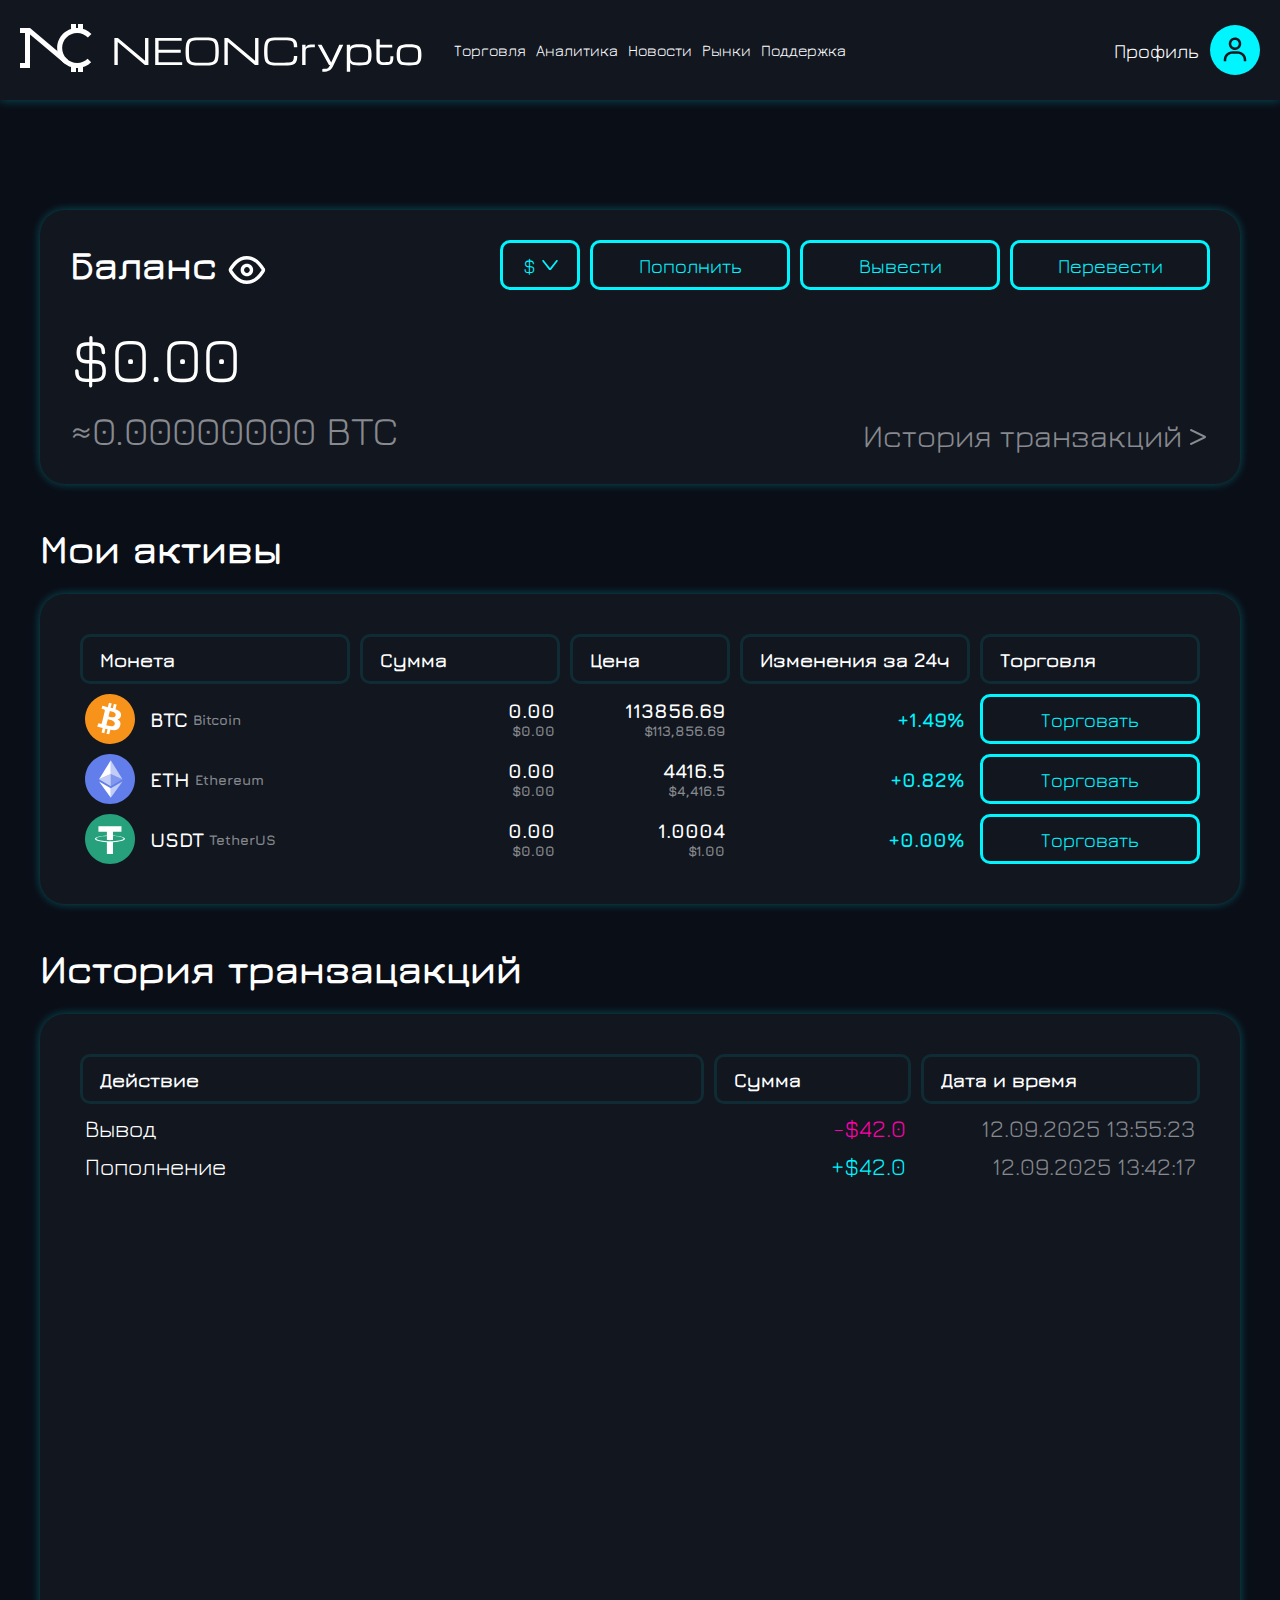
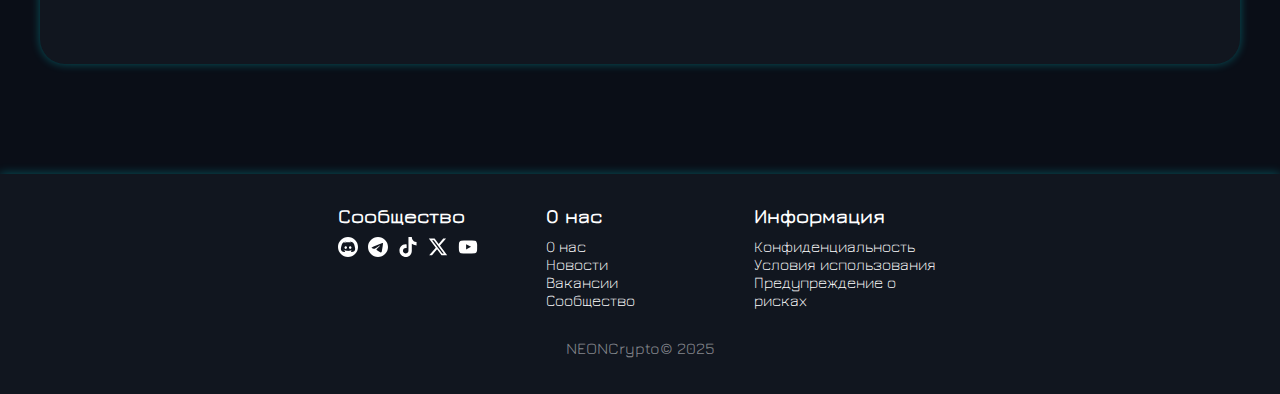
<file: pages/wallet.html>
<!DOCTYPE html>
<html lang="en">
    <head>
        <meta charset="UTF-8" />
        <meta name="viewport" content="width=device-width, initial-scale=1.0" />
        <title>NEONCrypto</title>
        <link rel="stylesheet" href="../css/global.css" />
        <link rel="icon" href="../images/favico.ico" type="image/x-icon" />
        <link rel="icon" href="../images/favico.svg" type="image/x-icon" />
    </head>
    <body>
        <header>
            <div class="header-leftside">
                <a href="../index.html">
                    <img
                        src="../images/Logo.svg"
                        alt="NEONCrypto"
                        class="header-logo"
                    />
                </a>
                <nav>
                    <ul class="menu">
                        <li><a href="./trade.html">Торговля</a></li>
                        <li><a href="./analytics.html">Аналитика</a></li>
                        <li><a href="./news.html">Новости</a></li>
                        <li><a href="./markets.html">Рынки</a></li>
                        <li><a href="./support.html">Поддержка</a></li>
                    </ul>
                </nav>
            </div>
            <div class="header-rightside">
                <button
                    class="profile-button not-mobile"
                    onclick="window.location.href = './profile.html'"
                >
                    Профиль
                    <img
                        src="../images/default-profile-photo.svg"
                        alt="avatar"
                    />
                </button>
                <div class="burger-toggle" id="burger-toggle">
                    <span></span>
                    <span></span>
                    <span></span>
                </div>
                <nav class="mobile-menu" id="mobile-menu">
                    <ul>
                        <li><a href="./profile.html">Профиль</a></li>
                        <li><a href="./wallet.html">Кошелек</a></li>
                        <li><a href="./trade.html">Торговля</a></li>
                        <li><a href="./analytics.html">Аналитика</a></li>
                        <li><a href="./news.html">Новости</a></li>
                        <li><a href="./markets.html">Рынки</a></li>
                        <li><a href="./support.html">Поддержка</a></li>
                    </ul>
                </nav>
            </div>
            <div class="overlay" id="overlay"></div>
        </header>
        <main>
            <section class="layout">
                <div class="wallet-wrapper">
                    <div class="wallet-wrapper-left">
                        <div class="pre-wallet-row">
                            <div class="wallet-title">
                                <label for="wallet-eye"><h2>Баланс</h2></label>

                                <button class="toggle-wallet" id="wallet-eye">
                                    <svg
                                        width="40"
                                        height="40"
                                        viewBox="0 0 40 40"
                                        fill="none"
                                        xmlns="http://www.w3.org/2000/svg"
                                    >
                                        <path
                                            d="M10.5965 13.2368C8.1698 15.3502 6.3548 17.9618 5.09146 20.0002C6.3548 22.0385 8.1698 24.6502 10.5965 26.7635C13.0581 28.9052 16.1398 30.5285 19.9131 30.5285C23.6848 30.5285 26.7681 28.9052 29.2298 26.7618C31.6565 24.6502 33.4698 22.0385 34.7348 20.0002C33.4698 17.9618 31.6565 15.3502 29.2281 13.2368C26.7681 11.0952 23.6865 9.47183 19.9115 9.47183C16.1398 9.47183 13.0581 11.0952 10.5965 13.2368ZM2.14146 18.3268C4.6298 14.2935 10.3081 6.0835 19.9131 6.0835C29.5181 6.0835 35.1965 14.2935 37.6848 18.3268C37.9955 18.8297 38.1601 19.4091 38.1601 20.0002C38.1601 20.5912 37.9955 21.1707 37.6848 21.6735C35.1965 25.7068 29.5181 33.9168 19.9131 33.9168C10.3081 33.9168 4.6298 25.7068 2.14146 21.6718C1.83127 21.1691 1.66699 20.59 1.66699 19.9993C1.66699 19.4086 1.83127 18.8295 2.14146 18.3268ZM19.9131 17.1102C19.1469 17.1102 18.412 17.4146 17.8702 17.9564C17.3284 18.4982 17.024 19.2331 17.024 19.9993C17.024 20.7656 17.3284 21.5005 17.8702 22.0423C18.412 22.5841 19.1469 22.8885 19.9131 22.8885C20.6792 22.8885 21.4138 22.5842 21.9555 22.0425C22.4972 21.5009 22.8015 20.7662 22.8015 20.0002C22.8015 19.2341 22.4972 18.4995 21.9555 17.9578C21.4138 17.4161 20.6792 17.1118 19.9131 17.1118V17.1102ZM13.6331 20.0002C13.6331 18.335 14.2946 16.7381 15.472 15.5607C16.6494 14.3833 18.2463 13.7218 19.9115 13.7218C21.5766 13.7218 23.1735 14.3833 24.3509 15.5607C25.5283 16.7381 26.1898 18.335 26.1898 20.0002C26.1898 21.6653 25.5283 23.2622 24.3509 24.4396C23.1735 25.617 21.5766 26.2785 19.9115 26.2785C18.2463 26.2785 16.6494 25.617 15.472 24.4396C14.2946 23.2622 13.6331 21.6653 13.6331 20.0002Z"
                                            fill="currentColor"
                                        />
                                    </svg>
                                </button>
                            </div>
                        </div>
                        <div class="pre-wallet-row">
                            <div>
                                <p class="balance" id="balance">$0.00</p>
                                <p class="btc-balance" id="btc-balance">
                                    ≈0.00000000 BTC
                                </p>
                            </div>
                        </div>
                    </div>
                    <div class="wallet-wrapper-right">
                        <div class="wallet-actions">
                            <select
                                name=""
                                id=""
                                class="wallet-select-currency"
                            >
                                <option value="$">$</option>
                                <option value="$">€</option>
                                <option value="$">₽</option>
                            </select>
                            <button class="wallet-btn">Пополнить</button>
                            <button class="wallet-btn">Вывести</button>
                            <button class="wallet-btn">Перевести</button>
                        </div>
                    </div>
                </div>
                <div class="transaction-history-url">
                    <a href="#transaction">
                        История транзакций
                        <svg
                            width="20"
                            height="20"
                            viewBox="0 0 10 10"
                            fill="none"
                            xmlns="http://www.w3.org/2000/svg"
                        >
                            <path
                                d="M0.103957 8.71646C-0.0873235 8.43351 -0.0146371 8.20445 0.322016 8.02929L6.79493 4.81577V5.12904L0.322016 1.97615C-0.0069859 1.80099 -0.0796723 1.56857 0.103957 1.27888C0.295237 0.989191 0.555378 0.92519 0.884379 1.08688L7.59831 4.38124C7.8661 4.51598 8 4.70798 8 4.95725C8 5.24694 7.8661 5.45578 7.59831 5.58378L0.884379 8.90846C0.555378 9.07689 0.295237 9.01289 0.103957 8.71646Z"
                                fill="currentColor"
                            />
                        </svg>
                    </a>
                </div>
            </section>
            <section class="layout">
                <h2 class="layout-title">Мои активы</h2>
                <div class="holdings-table-container">
                    <table class="holdings-table">
                        <thead>
                            <tr>
                                <th class="holdings-title-name">Монета</th>
                                <th class="holdings-title-value">Сумма</th>
                                <th class="holdings-title-price">Цена</th>
                                <th class="holdings-title-changes">
                                    Изменения за 24ч
                                </th>
                                <th class="goldings-title-trade">Торговля</th>
                            </tr>
                        </thead>
                        <tbody>
                            <tr>
                                <td class="holdings-name">
                                    <img
                                        src="../images/icons/crypto-icons/btc.svg"
                                        alt="btc-icon"
                                    />
                                    BTC
                                    <span>Bitcoin</span>
                                </td>
                                <td class="holdings-value">
                                    0.00
                                    <p>$0.00</p>
                                </td>
                                <td class="holdings-price">
                                    113856.69
                                    <p>$113,856.69</p>
                                </td>
                                <td class="holdings-changes percent-up">
                                    +1.49%
                                </td>
                                <td class="holdings-trade">
                                    <button class="trade-btn">Торговать</button>
                                </td>
                            </tr>
                            <tr>
                                <td class="holdings-name">
                                    <img
                                        src="../images/icons/crypto-icons/eth.svg"
                                        alt="eth-icon"
                                    />
                                    ETH
                                    <span>Ethereum</span>
                                </td>
                                <td class="holdings-value">
                                    0.00
                                    <p>$0.00</p>
                                </td>
                                <td class="holdings-price">
                                    4416.5
                                    <p>$4,416.5</p>
                                </td>
                                <td class="holdings-changes percent-up">
                                    +0.82%
                                </td>
                                <td class="holdings-trade">
                                    <button class="trade-btn">Торговать</button>
                                </td>
                            </tr>
                            <tr>
                                <td class="holdings-name">
                                    <img
                                        src="../images/icons/crypto-icons/usdt.svg"
                                        alt="usdt-icon"
                                    />
                                    USDT
                                    <span>TetherUS</span>
                                </td>
                                <td class="holdings-value">
                                    0.00
                                    <p>$0.00</p>
                                </td>
                                <td class="holdings-price">
                                    1.0004
                                    <p>$1.00</p>
                                </td>
                                <td class="holdings-changes percent-up">
                                    +0.00%
                                </td>
                                <td class="holdings-trade">
                                    <button class="trade-btn">Торговать</button>
                                </td>
                            </tr>
                        </tbody>
                    </table>
                </div>
            </section>
            <section class="layout pre-transaction-container">
                <h2 class="layout-title" id="transaction">
                    История транзацакций
                </h2>
                <div class="transaction-table-container">
                    <table class="transaction-table">
                        <thead>
                            <th class="transaction-title-action">Действие</th>
                            <th class="transaction-title-value">Сумма</th>
                            <th class="transaction-title-data-time">
                                Дата и время
                            </th>
                        </thead>
                        <tbody>
                            <tr>
                                <td class="pre-transaction-action">Вывод</td>
                                <td class="pre-transaction-value percent-down">
                                    -$42.0
                                </td>
                                <td class="pre-transaction-data-time">
                                    12.09.2025 13:55:23
                                </td>
                            </tr>
                            <tr>
                                <td class="pre-transaction-action">
                                    Пополнение
                                </td>
                                <td class="pre-transaction-value percent-up">
                                    +$42.0
                                </td>
                                <td class="pre-transaction-data-time">
                                    12.09.2025 13:42:17
                                </td>
                            </tr>
                        </tbody>
                    </table>
                </div>
            </section>
        </main>
        <footer>
            <div class="footer-columns">
                <section class="footer-col">
                    <h3>Сообщество</h3>
                    <ul class="community-list">
                        <li>
                            <a href=""
                                ><img
                                    src="../images/icons/discord-icon.svg"
                                    alt="discord"
                            /></a>
                        </li>
                        <li>
                            <a href=""
                                ><img
                                    src="../images/icons/telegram-icon.svg"
                                    alt="telegram"
                            /></a>
                        </li>
                        <li>
                            <a href=""
                                ><img
                                    src="../images/icons/tiktok-icon.svg"
                                    alt="tiktok"
                            /></a>
                        </li>
                        <li>
                            <a href=""
                                ><img
                                    src="../images/icons/x-twitter-icon.svg"
                                    alt="x-twitter"
                            /></a>
                        </li>
                        <li>
                            <a href=""
                                ><img
                                    src="../images/icons/youtube-icon.svg"
                                    alt="youtube"
                            /></a>
                        </li>
                    </ul>
                </section>
                <section class="footer-col">
                    <h3>О нас</h3>
                    <ul>
                        <li><a href="">О нас</a></li>
                        <li><a href="./news.html">Новости</a></li>
                        <li><a href="">Вакансии</a></li>
                        <li><a href="">Сообщество</a></li>
                    </ul>
                </section>
                <section class="footer-col">
                    <h3>Информация</h3>
                    <ul>
                        <li><a href="">Конфиденциальность</a></li>
                        <li><a href="">Условия использования</a></li>
                        <li><a href="">Предупреждение о рисках</a></li>
                    </ul>
                </section>
            </div>
            <div class="footer-bottom">
                <p>NEONCrypto© 2025</p>
            </div>
        </footer>
        <script src="../js/burger.js"></script>
        <script src="../js/balance.js"></script>
    </body>
</html>
</file>
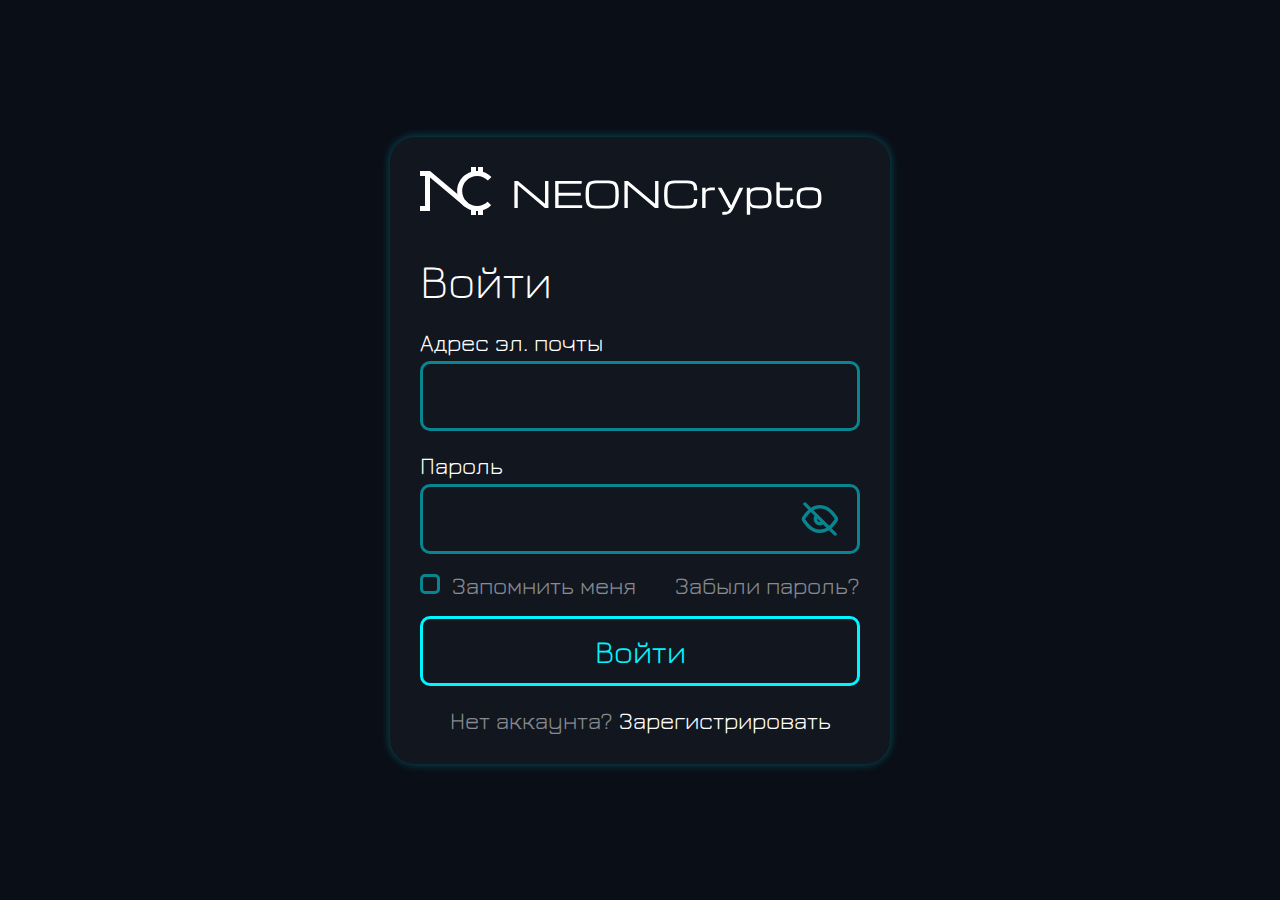
<file: pages/forms/login.html>
<!DOCTYPE html>
<html lang="en">
    <head>
        <meta charset="UTF-8" />
        <meta name="viewport" content="width=device-width, initial-scale=1.0" />
        <title>NEONCrypto Login</title>
        <link rel="stylesheet" href="../../css/forms.css" />
        <link rel="icon" href="../../images/favico.ico" type="image/x-icon" />
        <link rel="icon" href="../../images/favico.svg" type="image/x-icon" />
    </head>
    <body>
        <form action="" class="login-form" id="form">
            <div class="logo-container">
                <a href="../index.html">
                    <svg
                        width="404"
                        height="50"
                        viewBox="0 0 404 50"
                        fill="none"
                        xmlns="http://www.w3.org/2000/svg"
                        class="form-logo"
                    >
                        <path
                            d="M94.375 41V14H97.8906L125.014 36.834H125.049V14H128.424V41H124.908L97.7852 17.9727H97.75V41H94.375ZM135.191 41V14H161.699V16.8125H138.566V25.8125H160.732V28.625H138.566V38.1875H162.191V41H135.191ZM178.627 41.5625C175.99 41.5625 173.822 41.3809 172.123 41.0176C170.424 40.666 169.094 40.0098 168.133 39.0488C167.184 38.0879 166.516 36.7051 166.129 34.9004C165.754 33.0957 165.566 30.7461 165.566 27.8516V27.1484C165.566 24.7578 165.684 22.7539 165.918 21.1367C166.152 19.5078 166.557 18.1836 167.131 17.1641C167.705 16.1445 168.484 15.3652 169.469 14.8262C170.465 14.2871 171.713 13.9238 173.213 13.7363C174.713 13.5371 176.518 13.4375 178.627 13.4375H185.711C187.82 13.4375 189.625 13.5371 191.125 13.7363C192.625 13.9238 193.867 14.2871 194.852 14.8262C195.848 15.3652 196.633 16.1445 197.207 17.1641C197.781 18.1836 198.186 19.5078 198.42 21.1367C198.654 22.7539 198.771 24.7578 198.771 27.1484V27.8516C198.771 30.7461 198.578 33.0957 198.191 34.9004C197.816 36.7051 197.148 38.0879 196.188 39.0488C195.238 40.0098 193.914 40.666 192.215 41.0176C190.516 41.3809 188.348 41.5625 185.711 41.5625H178.627ZM178.627 38.6445H185.711C187.387 38.6445 188.799 38.5859 189.947 38.4688C191.096 38.3516 192.027 38.0996 192.742 37.7129C193.469 37.3262 194.02 36.7402 194.395 35.9551C194.781 35.1699 195.045 34.1211 195.186 32.8086C195.326 31.4961 195.396 29.8438 195.396 27.8516V27.1484C195.396 25.0859 195.326 23.3867 195.186 22.0508C195.045 20.7148 194.781 19.6602 194.395 18.8867C194.02 18.1133 193.469 17.5508 192.742 17.1992C192.027 16.8359 191.096 16.6074 189.947 16.5137C188.799 16.4082 187.387 16.3555 185.711 16.3555H178.627C176.951 16.3555 175.539 16.4082 174.391 16.5137C173.242 16.6074 172.305 16.8359 171.578 17.1992C170.863 17.5508 170.312 18.1133 169.926 18.8867C169.551 19.6602 169.293 20.7148 169.152 22.0508C169.012 23.3867 168.941 25.0859 168.941 27.1484V27.8516C168.941 29.8438 169.012 31.4961 169.152 32.8086C169.293 34.1211 169.551 35.1699 169.926 35.9551C170.312 36.7402 170.863 37.3262 171.578 37.7129C172.305 38.0996 173.242 38.3516 174.391 38.4688C175.539 38.5859 176.951 38.6445 178.627 38.6445ZM204.414 41V14H207.93L235.053 36.834H235.088V14H238.463V41H234.947L207.824 17.9727H207.789V41H204.414ZM244.105 27.8516V27.1484C244.105 24.7578 244.223 22.7539 244.457 21.1367C244.691 19.5078 245.096 18.1836 245.67 17.1641C246.244 16.1445 247.023 15.3652 248.008 14.8262C249.004 14.2871 250.252 13.9238 251.752 13.7363C253.252 13.5371 255.057 13.4375 257.166 13.4375H264.25C266.664 13.4375 268.697 13.5547 270.35 13.7891C272.014 14.0117 273.35 14.4629 274.357 15.1426C275.377 15.8105 276.115 16.8008 276.572 18.1133C277.029 19.4141 277.258 21.1426 277.258 23.2988H273.883C273.883 21.5996 273.73 20.2812 273.426 19.3438C273.121 18.3945 272.605 17.709 271.879 17.2871C271.164 16.8652 270.186 16.6074 268.943 16.5137C267.701 16.4082 266.137 16.3555 264.25 16.3555H257.166C255.49 16.3555 254.078 16.4082 252.93 16.5137C251.781 16.6074 250.844 16.8359 250.117 17.1992C249.402 17.5508 248.852 18.1133 248.465 18.8867C248.09 19.6602 247.832 20.7148 247.691 22.0508C247.551 23.3867 247.48 25.0859 247.48 27.1484V27.8516C247.48 29.8438 247.551 31.4961 247.691 32.8086C247.832 34.1211 248.09 35.1699 248.465 35.9551C248.852 36.7402 249.402 37.3262 250.117 37.7129C250.844 38.0996 251.781 38.3516 252.93 38.4688C254.078 38.5859 255.49 38.6445 257.166 38.6445H264.25C266.137 38.6445 267.701 38.6035 268.943 38.5215C270.186 38.4395 271.164 38.1992 271.879 37.8008C272.605 37.4023 273.121 36.7402 273.426 35.8145C273.73 34.877 273.883 33.5645 273.883 31.877H277.258C277.258 34.0332 277.029 35.7559 276.572 37.0449C276.115 38.334 275.377 39.3066 274.357 39.9629C273.35 40.6074 272.014 41.0352 270.35 41.2461C268.697 41.457 266.664 41.5625 264.25 41.5625H257.166C254.529 41.5625 252.361 41.3809 250.662 41.0176C248.963 40.666 247.633 40.0098 246.672 39.0488C245.723 38.0879 245.055 36.7051 244.668 34.9004C244.293 33.0957 244.105 30.7461 244.105 27.8516ZM282.18 41V20.75H285.555V23.5449C285.93 22.9473 286.305 22.4492 286.68 22.0508C287.066 21.6523 287.564 21.3359 288.174 21.1016C288.795 20.8672 289.633 20.7031 290.688 20.6094C291.742 20.5039 293.131 20.4512 294.854 20.4512V23.2812C292.533 23.2812 290.734 23.3633 289.457 23.5273C288.191 23.6914 287.283 23.9727 286.732 24.3711C286.182 24.7578 285.848 25.2969 285.73 25.9883C285.613 26.6797 285.555 27.5586 285.555 28.625V41H282.18ZM302.324 47.75V44.9375C303.531 44.9375 304.527 44.9082 305.312 44.8496C306.109 44.8027 306.771 44.6562 307.299 44.4102C307.838 44.1758 308.318 43.7891 308.74 43.25C309.174 42.7109 309.625 41.9609 310.094 41H308.969L297.719 20.75H301.586L311.219 38.4863L319.322 20.75H323.277L313.012 42.125C312.555 43.0742 312.08 43.9004 311.588 44.6035C311.107 45.3066 310.498 45.8926 309.76 46.3613C309.033 46.8301 308.078 47.1758 306.895 47.3984C305.711 47.6328 304.188 47.75 302.324 47.75ZM348.203 30.7695C348.203 29.0938 348.115 27.752 347.939 26.7441C347.775 25.7363 347.406 24.9805 346.832 24.4766C346.258 23.9609 345.361 23.6152 344.143 23.4395C342.936 23.2637 341.283 23.1758 339.186 23.1758C337.275 23.1758 335.729 23.2637 334.545 23.4395C333.361 23.6152 332.453 23.9609 331.82 24.4766C331.188 24.9805 330.754 25.7363 330.52 26.7441C330.285 27.752 330.168 29.0938 330.168 30.7695C330.168 32.5039 330.285 33.8926 330.52 34.9355C330.754 35.9785 331.188 36.7637 331.82 37.291C332.453 37.8066 333.361 38.1523 334.545 38.3281C335.729 38.4922 337.275 38.5742 339.186 38.5742C341.283 38.5742 342.936 38.4922 344.143 38.3281C345.361 38.1523 346.258 37.8066 346.832 37.291C347.406 36.7637 347.775 35.9785 347.939 34.9355C348.115 33.8926 348.203 32.5039 348.203 30.7695ZM326.793 47.75V20.75H330.168V23.0527C331.023 21.916 332.195 21.1836 333.684 20.8555C335.184 20.5273 337.018 20.3633 339.186 20.3633C341.459 20.3633 343.381 20.4805 344.951 20.7148C346.533 20.9492 347.811 21.418 348.783 22.1211C349.756 22.8242 350.465 23.8672 350.91 25.25C351.355 26.6328 351.578 28.4727 351.578 30.7695C351.578 33.1367 351.355 35.0293 350.91 36.4473C350.465 37.8652 349.756 38.9316 348.783 39.6465C347.811 40.3496 346.533 40.8125 344.951 41.0352C343.381 41.2695 341.459 41.3867 339.186 41.3867C337.018 41.3867 335.184 41.2227 333.684 40.8945C332.195 40.5664 331.023 39.8281 330.168 38.6797V47.75H326.793ZM364.885 41C362.822 41 361.17 40.7949 359.928 40.3848C358.686 39.9629 357.783 39.2246 357.221 38.1699C356.67 37.1035 356.395 35.6094 356.395 33.6875V15.2129H359.77V20.75H372.232V23.5273H359.77V33.6875C359.77 35 359.887 35.9785 360.121 36.623C360.367 37.2676 360.854 37.6895 361.58 37.8887C362.318 38.0879 363.42 38.1875 364.885 38.1875C366.186 38.1875 367.205 38.1465 367.943 38.0645C368.693 37.9824 369.244 37.7656 369.596 37.4141C369.947 37.0508 370.17 36.459 370.264 35.6387C370.357 34.8184 370.404 33.6641 370.404 32.1758H373.393C373.393 34.1211 373.27 35.6797 373.023 36.8516C372.789 38.0234 372.361 38.9082 371.74 39.5059C371.131 40.1035 370.27 40.502 369.156 40.7012C368.055 40.9004 366.631 41 364.885 41ZM389.037 41.3867C386.775 41.3867 384.854 41.2695 383.271 41.0352C381.689 40.8125 380.412 40.3496 379.439 39.6465C378.467 38.9316 377.758 37.8652 377.312 36.4473C376.867 35.0293 376.645 33.1367 376.645 30.7695C376.645 28.4727 376.867 26.6328 377.312 25.25C377.758 23.8672 378.467 22.8242 379.439 22.1211C380.412 21.418 381.689 20.9492 383.271 20.7148C384.854 20.4805 386.775 20.3633 389.037 20.3633C391.311 20.3633 393.232 20.4805 394.803 20.7148C396.385 20.9492 397.662 21.418 398.635 22.1211C399.607 22.8242 400.316 23.8672 400.762 25.25C401.207 26.6328 401.43 28.4727 401.43 30.7695C401.43 33.1367 401.207 35.0293 400.762 36.4473C400.316 37.8652 399.607 38.9316 398.635 39.6465C397.662 40.3496 396.385 40.8125 394.803 41.0352C393.232 41.2695 391.311 41.3867 389.037 41.3867ZM398.055 30.7695C398.055 29.0938 397.967 27.752 397.791 26.7441C397.627 25.7363 397.258 24.9805 396.684 24.4766C396.109 23.9609 395.213 23.6152 393.994 23.4395C392.787 23.2637 391.135 23.1758 389.037 23.1758C386.951 23.1758 385.299 23.2637 384.08 23.4395C382.861 23.6152 381.965 23.9609 381.391 24.4766C380.816 24.9805 380.441 25.7363 380.266 26.7441C380.102 27.752 380.02 29.0938 380.02 30.7695C380.02 32.5039 380.102 33.8926 380.266 34.9355C380.441 35.9785 380.816 36.7637 381.391 37.291C381.965 37.8066 382.861 38.1523 384.08 38.3281C385.299 38.4922 386.951 38.5742 389.037 38.5742C391.135 38.5742 392.787 38.4922 393.994 38.3281C395.213 38.1523 396.109 37.8066 396.684 37.291C397.258 36.7637 397.627 35.9785 397.791 34.9355C397.967 33.8926 398.055 32.5039 398.055 30.7695Z"
                            fill="white"
                        />
                        <path
                            d="M57.165 4C62.7599 4 67.8174 6.29815 71.4472 10.001L67.9111 13.5371C65.1863 10.739 61.3792 9 57.165 9C48.8807 9 42.165 15.7157 42.165 24C42.165 32.2843 48.8807 39 57.165 39C61.2348 39 64.9245 37.3775 67.6269 34.7461L71.163 38.2822C67.5556 41.8183 62.6156 44 57.165 44C46.1193 44 37.165 35.0457 37.165 24C37.165 12.9543 46.1193 4 57.165 4Z"
                            fill="white"
                        />
                        <path d="M5 4H10V44H5V4Z" fill="white" />
                        <path d="M0 4H5V9H0V4Z" fill="white" />
                        <path d="M0 39H5V44H0V39Z" fill="white" />
                        <path d="M58 0H63V5H58V0Z" fill="white" />
                        <path d="M51 0H56V5H51V0Z" fill="white" />
                        <path d="M58 43H63V48H58V43Z" fill="white" />
                        <path d="M51 43H56V48H51V43Z" fill="white" />
                        <path
                            d="M6.78606 7.83022L10 4L47.7568 35.6817L44.5429 39.512L6.78606 7.83022Z"
                            fill="white"
                        />
                    </svg>
                </a>
            </div>

            <h1>Войти</h1>
            <div class="input-box">
                <label for="email">Адрес эл. почты</label>
                <input id="email" type="email" required />
            </div>
            <div class="input-box">
                <label for="password">Пароль</label>
                <div class="password-container">
                    <input id="password" type="password" required />
                    <button
                        id="toggle-password"
                        class="toggle-password"
                        type="button"
                    >
                        <svg
                            width="40"
                            height="40"
                            viewBox="0 0 40 40"
                            fill="none"
                            xmlns="http://www.w3.org/2000/svg"
                        >
                            <path
                                d="M3.65646 3.65841C3.97206 3.34342 4.39974 3.1665 4.84563 3.1665C5.29152 3.1665 5.7192 3.34342 6.0348 3.65841L11.0581 8.68341C13.5265 7.14175 16.4665 6.08341 19.9131 6.08341C29.5181 6.08341 35.1965 14.2951 37.6848 18.3284C37.9955 18.8312 38.1601 19.4107 38.1601 20.0017C38.1601 20.5928 37.9955 21.1722 37.6848 21.6751C36.4565 23.6651 34.4515 26.6717 31.5815 29.2084L36.3381 33.9634C36.6535 34.2788 36.8307 34.7066 36.8307 35.1526C36.8307 35.5986 36.6535 36.0264 36.3381 36.3417C36.0227 36.6571 35.595 36.8343 35.149 36.8343C34.7029 36.8343 34.2752 36.6571 33.9598 36.3417L28.8715 31.2551C26.3815 32.8317 23.4065 33.9184 19.9131 33.9184C10.3081 33.9184 4.6298 25.7084 2.14146 21.6734C1.83127 21.1707 1.66699 20.5916 1.66699 20.0009C1.66699 19.4102 1.83127 18.8311 2.14146 18.3284C3.38146 16.3167 5.4148 13.2667 8.33313 10.7167L3.65646 6.03841C3.34096 5.72275 3.16372 5.29471 3.16372 4.84841C3.16372 4.40211 3.34096 3.97407 3.65646 3.65841ZM10.7365 13.1167L10.5965 13.2367C8.1698 15.3501 6.3548 17.9617 5.09146 20.0001C6.3548 22.0384 8.1698 24.6501 10.5965 26.7634C13.0581 28.9051 16.1398 30.5284 19.9131 30.5284C22.3598 30.5284 24.5148 29.8451 26.3998 28.7817L23.0548 25.4351C21.8577 26.1276 20.4654 26.4055 19.0941 26.2256C17.7229 26.0456 16.4494 25.418 15.4715 24.44C14.4936 23.4621 13.8659 22.1886 13.686 20.8174C13.5061 19.4461 13.7839 18.0539 14.4765 16.8567L10.7348 13.1167H10.7365ZM17.0731 19.4534C16.9836 19.9171 17.0092 20.3956 17.1476 20.8471C17.2859 21.2985 17.5329 21.7092 17.8668 22.0431C18.2007 22.377 18.6113 22.6239 19.0628 22.7623C19.5143 22.9007 19.9928 22.9262 20.4565 22.8367L17.0731 19.4534ZM29.1798 26.8034L29.2298 26.7634C31.6565 24.6501 33.4698 22.0384 34.7348 20.0001C33.4698 17.9617 31.6565 15.3501 29.2281 13.2367C26.7681 11.0951 23.6865 9.47175 19.9115 9.47175C17.5131 9.47175 15.3931 10.1284 13.5331 11.1584L29.1798 26.8051V26.8034Z"
                                fill="currentColor"
                            />
                        </svg>
                    </button>
                </div>
            </div>

            <div class="remember-forgot">
                <label><input type="checkbox" />Запомнить меня</label>
                <a href="#">Забыли пароль?</a>
            </div>
            <button type="submit" class="submit-button" id="login-button">
                Войти
            </button>
            <div class="register-link">
                <p>
                    Нет аккаунта? <a href="./register.html">Зарегистрировать</a>
                </p>
            </div>
        </form>
        <script src="../../js/forms.js"></script>
    </body>
</html>
</file>
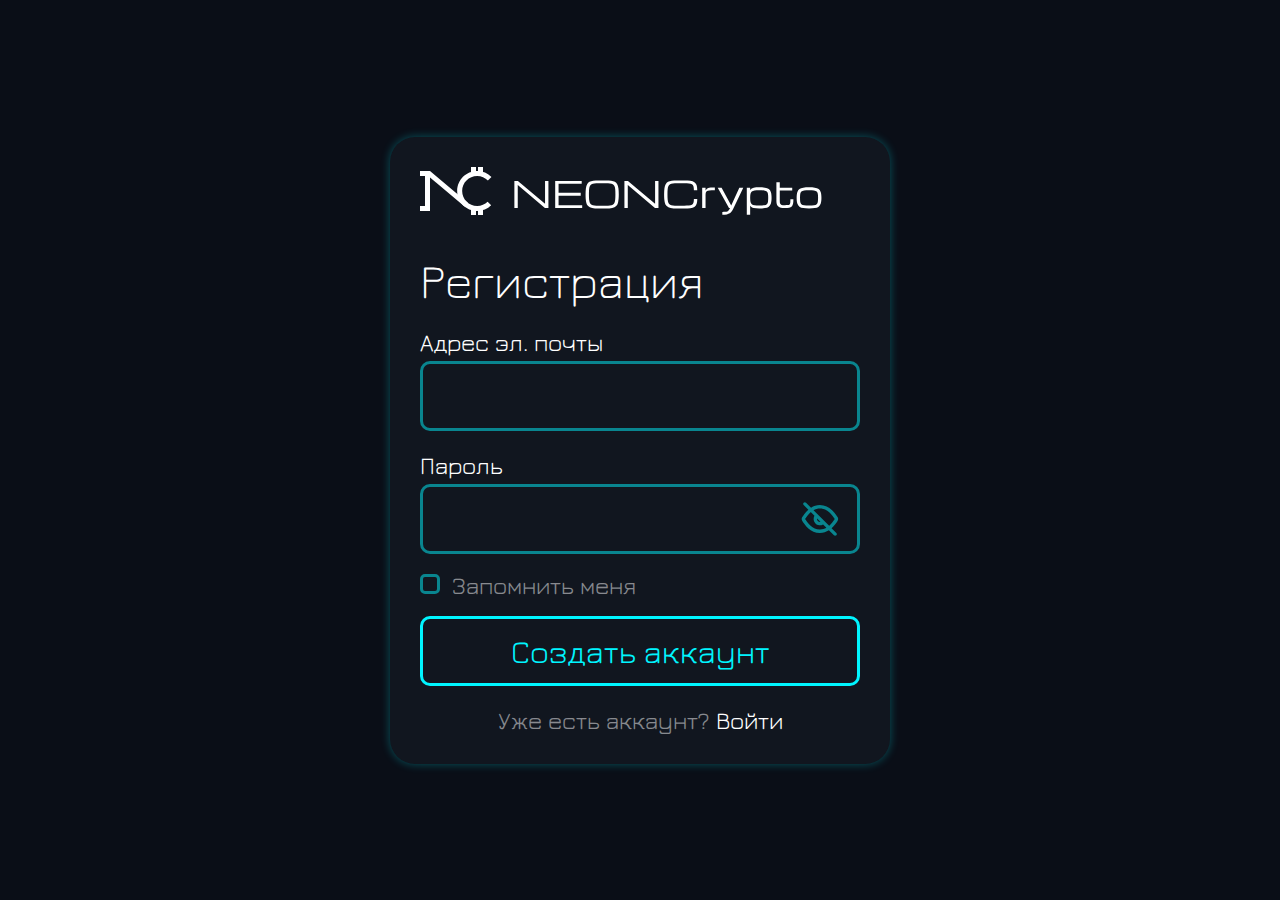
<file: pages/forms/register.html>
<!DOCTYPE html>
<html lang="en">
    <head>
        <meta charset="UTF-8" />
        <meta name="viewport" content="width=device-width, initial-scale=1.0" />
        <title>NEONCrypto Login</title>
        <link rel="stylesheet" href="../../css/forms.css" />
        <link rel="icon" href="../../images/favico.ico" type="image/x-icon" />
        <link rel="icon" href="../../images/favico.svg" type="image/x-icon" />
    </head>
    <body>
        <form action="" class="login-form">
            <div class="logo-container">
                <a href="../index.html">
                    <svg
                        width="404"
                        height="50"
                        viewBox="0 0 404 50"
                        fill="none"
                        xmlns="http://www.w3.org/2000/svg"
                        class="form-logo"
                    >
                        <path
                            d="M94.375 41V14H97.8906L125.014 36.834H125.049V14H128.424V41H124.908L97.7852 17.9727H97.75V41H94.375ZM135.191 41V14H161.699V16.8125H138.566V25.8125H160.732V28.625H138.566V38.1875H162.191V41H135.191ZM178.627 41.5625C175.99 41.5625 173.822 41.3809 172.123 41.0176C170.424 40.666 169.094 40.0098 168.133 39.0488C167.184 38.0879 166.516 36.7051 166.129 34.9004C165.754 33.0957 165.566 30.7461 165.566 27.8516V27.1484C165.566 24.7578 165.684 22.7539 165.918 21.1367C166.152 19.5078 166.557 18.1836 167.131 17.1641C167.705 16.1445 168.484 15.3652 169.469 14.8262C170.465 14.2871 171.713 13.9238 173.213 13.7363C174.713 13.5371 176.518 13.4375 178.627 13.4375H185.711C187.82 13.4375 189.625 13.5371 191.125 13.7363C192.625 13.9238 193.867 14.2871 194.852 14.8262C195.848 15.3652 196.633 16.1445 197.207 17.1641C197.781 18.1836 198.186 19.5078 198.42 21.1367C198.654 22.7539 198.771 24.7578 198.771 27.1484V27.8516C198.771 30.7461 198.578 33.0957 198.191 34.9004C197.816 36.7051 197.148 38.0879 196.188 39.0488C195.238 40.0098 193.914 40.666 192.215 41.0176C190.516 41.3809 188.348 41.5625 185.711 41.5625H178.627ZM178.627 38.6445H185.711C187.387 38.6445 188.799 38.5859 189.947 38.4688C191.096 38.3516 192.027 38.0996 192.742 37.7129C193.469 37.3262 194.02 36.7402 194.395 35.9551C194.781 35.1699 195.045 34.1211 195.186 32.8086C195.326 31.4961 195.396 29.8438 195.396 27.8516V27.1484C195.396 25.0859 195.326 23.3867 195.186 22.0508C195.045 20.7148 194.781 19.6602 194.395 18.8867C194.02 18.1133 193.469 17.5508 192.742 17.1992C192.027 16.8359 191.096 16.6074 189.947 16.5137C188.799 16.4082 187.387 16.3555 185.711 16.3555H178.627C176.951 16.3555 175.539 16.4082 174.391 16.5137C173.242 16.6074 172.305 16.8359 171.578 17.1992C170.863 17.5508 170.312 18.1133 169.926 18.8867C169.551 19.6602 169.293 20.7148 169.152 22.0508C169.012 23.3867 168.941 25.0859 168.941 27.1484V27.8516C168.941 29.8438 169.012 31.4961 169.152 32.8086C169.293 34.1211 169.551 35.1699 169.926 35.9551C170.312 36.7402 170.863 37.3262 171.578 37.7129C172.305 38.0996 173.242 38.3516 174.391 38.4688C175.539 38.5859 176.951 38.6445 178.627 38.6445ZM204.414 41V14H207.93L235.053 36.834H235.088V14H238.463V41H234.947L207.824 17.9727H207.789V41H204.414ZM244.105 27.8516V27.1484C244.105 24.7578 244.223 22.7539 244.457 21.1367C244.691 19.5078 245.096 18.1836 245.67 17.1641C246.244 16.1445 247.023 15.3652 248.008 14.8262C249.004 14.2871 250.252 13.9238 251.752 13.7363C253.252 13.5371 255.057 13.4375 257.166 13.4375H264.25C266.664 13.4375 268.697 13.5547 270.35 13.7891C272.014 14.0117 273.35 14.4629 274.357 15.1426C275.377 15.8105 276.115 16.8008 276.572 18.1133C277.029 19.4141 277.258 21.1426 277.258 23.2988H273.883C273.883 21.5996 273.73 20.2812 273.426 19.3438C273.121 18.3945 272.605 17.709 271.879 17.2871C271.164 16.8652 270.186 16.6074 268.943 16.5137C267.701 16.4082 266.137 16.3555 264.25 16.3555H257.166C255.49 16.3555 254.078 16.4082 252.93 16.5137C251.781 16.6074 250.844 16.8359 250.117 17.1992C249.402 17.5508 248.852 18.1133 248.465 18.8867C248.09 19.6602 247.832 20.7148 247.691 22.0508C247.551 23.3867 247.48 25.0859 247.48 27.1484V27.8516C247.48 29.8438 247.551 31.4961 247.691 32.8086C247.832 34.1211 248.09 35.1699 248.465 35.9551C248.852 36.7402 249.402 37.3262 250.117 37.7129C250.844 38.0996 251.781 38.3516 252.93 38.4688C254.078 38.5859 255.49 38.6445 257.166 38.6445H264.25C266.137 38.6445 267.701 38.6035 268.943 38.5215C270.186 38.4395 271.164 38.1992 271.879 37.8008C272.605 37.4023 273.121 36.7402 273.426 35.8145C273.73 34.877 273.883 33.5645 273.883 31.877H277.258C277.258 34.0332 277.029 35.7559 276.572 37.0449C276.115 38.334 275.377 39.3066 274.357 39.9629C273.35 40.6074 272.014 41.0352 270.35 41.2461C268.697 41.457 266.664 41.5625 264.25 41.5625H257.166C254.529 41.5625 252.361 41.3809 250.662 41.0176C248.963 40.666 247.633 40.0098 246.672 39.0488C245.723 38.0879 245.055 36.7051 244.668 34.9004C244.293 33.0957 244.105 30.7461 244.105 27.8516ZM282.18 41V20.75H285.555V23.5449C285.93 22.9473 286.305 22.4492 286.68 22.0508C287.066 21.6523 287.564 21.3359 288.174 21.1016C288.795 20.8672 289.633 20.7031 290.688 20.6094C291.742 20.5039 293.131 20.4512 294.854 20.4512V23.2812C292.533 23.2812 290.734 23.3633 289.457 23.5273C288.191 23.6914 287.283 23.9727 286.732 24.3711C286.182 24.7578 285.848 25.2969 285.73 25.9883C285.613 26.6797 285.555 27.5586 285.555 28.625V41H282.18ZM302.324 47.75V44.9375C303.531 44.9375 304.527 44.9082 305.312 44.8496C306.109 44.8027 306.771 44.6562 307.299 44.4102C307.838 44.1758 308.318 43.7891 308.74 43.25C309.174 42.7109 309.625 41.9609 310.094 41H308.969L297.719 20.75H301.586L311.219 38.4863L319.322 20.75H323.277L313.012 42.125C312.555 43.0742 312.08 43.9004 311.588 44.6035C311.107 45.3066 310.498 45.8926 309.76 46.3613C309.033 46.8301 308.078 47.1758 306.895 47.3984C305.711 47.6328 304.188 47.75 302.324 47.75ZM348.203 30.7695C348.203 29.0938 348.115 27.752 347.939 26.7441C347.775 25.7363 347.406 24.9805 346.832 24.4766C346.258 23.9609 345.361 23.6152 344.143 23.4395C342.936 23.2637 341.283 23.1758 339.186 23.1758C337.275 23.1758 335.729 23.2637 334.545 23.4395C333.361 23.6152 332.453 23.9609 331.82 24.4766C331.188 24.9805 330.754 25.7363 330.52 26.7441C330.285 27.752 330.168 29.0938 330.168 30.7695C330.168 32.5039 330.285 33.8926 330.52 34.9355C330.754 35.9785 331.188 36.7637 331.82 37.291C332.453 37.8066 333.361 38.1523 334.545 38.3281C335.729 38.4922 337.275 38.5742 339.186 38.5742C341.283 38.5742 342.936 38.4922 344.143 38.3281C345.361 38.1523 346.258 37.8066 346.832 37.291C347.406 36.7637 347.775 35.9785 347.939 34.9355C348.115 33.8926 348.203 32.5039 348.203 30.7695ZM326.793 47.75V20.75H330.168V23.0527C331.023 21.916 332.195 21.1836 333.684 20.8555C335.184 20.5273 337.018 20.3633 339.186 20.3633C341.459 20.3633 343.381 20.4805 344.951 20.7148C346.533 20.9492 347.811 21.418 348.783 22.1211C349.756 22.8242 350.465 23.8672 350.91 25.25C351.355 26.6328 351.578 28.4727 351.578 30.7695C351.578 33.1367 351.355 35.0293 350.91 36.4473C350.465 37.8652 349.756 38.9316 348.783 39.6465C347.811 40.3496 346.533 40.8125 344.951 41.0352C343.381 41.2695 341.459 41.3867 339.186 41.3867C337.018 41.3867 335.184 41.2227 333.684 40.8945C332.195 40.5664 331.023 39.8281 330.168 38.6797V47.75H326.793ZM364.885 41C362.822 41 361.17 40.7949 359.928 40.3848C358.686 39.9629 357.783 39.2246 357.221 38.1699C356.67 37.1035 356.395 35.6094 356.395 33.6875V15.2129H359.77V20.75H372.232V23.5273H359.77V33.6875C359.77 35 359.887 35.9785 360.121 36.623C360.367 37.2676 360.854 37.6895 361.58 37.8887C362.318 38.0879 363.42 38.1875 364.885 38.1875C366.186 38.1875 367.205 38.1465 367.943 38.0645C368.693 37.9824 369.244 37.7656 369.596 37.4141C369.947 37.0508 370.17 36.459 370.264 35.6387C370.357 34.8184 370.404 33.6641 370.404 32.1758H373.393C373.393 34.1211 373.27 35.6797 373.023 36.8516C372.789 38.0234 372.361 38.9082 371.74 39.5059C371.131 40.1035 370.27 40.502 369.156 40.7012C368.055 40.9004 366.631 41 364.885 41ZM389.037 41.3867C386.775 41.3867 384.854 41.2695 383.271 41.0352C381.689 40.8125 380.412 40.3496 379.439 39.6465C378.467 38.9316 377.758 37.8652 377.312 36.4473C376.867 35.0293 376.645 33.1367 376.645 30.7695C376.645 28.4727 376.867 26.6328 377.312 25.25C377.758 23.8672 378.467 22.8242 379.439 22.1211C380.412 21.418 381.689 20.9492 383.271 20.7148C384.854 20.4805 386.775 20.3633 389.037 20.3633C391.311 20.3633 393.232 20.4805 394.803 20.7148C396.385 20.9492 397.662 21.418 398.635 22.1211C399.607 22.8242 400.316 23.8672 400.762 25.25C401.207 26.6328 401.43 28.4727 401.43 30.7695C401.43 33.1367 401.207 35.0293 400.762 36.4473C400.316 37.8652 399.607 38.9316 398.635 39.6465C397.662 40.3496 396.385 40.8125 394.803 41.0352C393.232 41.2695 391.311 41.3867 389.037 41.3867ZM398.055 30.7695C398.055 29.0938 397.967 27.752 397.791 26.7441C397.627 25.7363 397.258 24.9805 396.684 24.4766C396.109 23.9609 395.213 23.6152 393.994 23.4395C392.787 23.2637 391.135 23.1758 389.037 23.1758C386.951 23.1758 385.299 23.2637 384.08 23.4395C382.861 23.6152 381.965 23.9609 381.391 24.4766C380.816 24.9805 380.441 25.7363 380.266 26.7441C380.102 27.752 380.02 29.0938 380.02 30.7695C380.02 32.5039 380.102 33.8926 380.266 34.9355C380.441 35.9785 380.816 36.7637 381.391 37.291C381.965 37.8066 382.861 38.1523 384.08 38.3281C385.299 38.4922 386.951 38.5742 389.037 38.5742C391.135 38.5742 392.787 38.4922 393.994 38.3281C395.213 38.1523 396.109 37.8066 396.684 37.291C397.258 36.7637 397.627 35.9785 397.791 34.9355C397.967 33.8926 398.055 32.5039 398.055 30.7695Z"
                            fill="white"
                        />
                        <path
                            d="M57.165 4C62.7599 4 67.8174 6.29815 71.4472 10.001L67.9111 13.5371C65.1863 10.739 61.3792 9 57.165 9C48.8807 9 42.165 15.7157 42.165 24C42.165 32.2843 48.8807 39 57.165 39C61.2348 39 64.9245 37.3775 67.6269 34.7461L71.163 38.2822C67.5556 41.8183 62.6156 44 57.165 44C46.1193 44 37.165 35.0457 37.165 24C37.165 12.9543 46.1193 4 57.165 4Z"
                            fill="white"
                        />
                        <path d="M5 4H10V44H5V4Z" fill="white" />
                        <path d="M0 4H5V9H0V4Z" fill="white" />
                        <path d="M0 39H5V44H0V39Z" fill="white" />
                        <path d="M58 0H63V5H58V0Z" fill="white" />
                        <path d="M51 0H56V5H51V0Z" fill="white" />
                        <path d="M58 43H63V48H58V43Z" fill="white" />
                        <path d="M51 43H56V48H51V43Z" fill="white" />
                        <path
                            d="M6.78606 7.83022L10 4L47.7568 35.6817L44.5429 39.512L6.78606 7.83022Z"
                            fill="white"
                        />
                    </svg>
                </a>
            </div>

            <h1>Регистрация</h1>
            <div class="input-box">
                <label for="email">Адрес эл. почты</label>
                <input id="email" type="email" required />
            </div>
            <div class="input-box">
                <label for="password">Пароль</label>
                <div class="password-container">
                    <input id="password" type="password" required />
                    <button
                        id="toggle-password"
                        class="toggle-password"
                        type="button"
                    >
                        <svg
                            width="40"
                            height="40"
                            viewBox="0 0 40 40"
                            fill="none"
                            xmlns="http://www.w3.org/2000/svg"
                        >
                            <path
                                d="M3.65646 3.65841C3.97206 3.34342 4.39974 3.1665 4.84563 3.1665C5.29152 3.1665 5.7192 3.34342 6.0348 3.65841L11.0581 8.68341C13.5265 7.14175 16.4665 6.08341 19.9131 6.08341C29.5181 6.08341 35.1965 14.2951 37.6848 18.3284C37.9955 18.8312 38.1601 19.4107 38.1601 20.0017C38.1601 20.5928 37.9955 21.1722 37.6848 21.6751C36.4565 23.6651 34.4515 26.6717 31.5815 29.2084L36.3381 33.9634C36.6535 34.2788 36.8307 34.7066 36.8307 35.1526C36.8307 35.5986 36.6535 36.0264 36.3381 36.3417C36.0227 36.6571 35.595 36.8343 35.149 36.8343C34.7029 36.8343 34.2752 36.6571 33.9598 36.3417L28.8715 31.2551C26.3815 32.8317 23.4065 33.9184 19.9131 33.9184C10.3081 33.9184 4.6298 25.7084 2.14146 21.6734C1.83127 21.1707 1.66699 20.5916 1.66699 20.0009C1.66699 19.4102 1.83127 18.8311 2.14146 18.3284C3.38146 16.3167 5.4148 13.2667 8.33313 10.7167L3.65646 6.03841C3.34096 5.72275 3.16372 5.29471 3.16372 4.84841C3.16372 4.40211 3.34096 3.97407 3.65646 3.65841ZM10.7365 13.1167L10.5965 13.2367C8.1698 15.3501 6.3548 17.9617 5.09146 20.0001C6.3548 22.0384 8.1698 24.6501 10.5965 26.7634C13.0581 28.9051 16.1398 30.5284 19.9131 30.5284C22.3598 30.5284 24.5148 29.8451 26.3998 28.7817L23.0548 25.4351C21.8577 26.1276 20.4654 26.4055 19.0941 26.2256C17.7229 26.0456 16.4494 25.418 15.4715 24.44C14.4936 23.4621 13.8659 22.1886 13.686 20.8174C13.5061 19.4461 13.7839 18.0539 14.4765 16.8567L10.7348 13.1167H10.7365ZM17.0731 19.4534C16.9836 19.9171 17.0092 20.3956 17.1476 20.8471C17.2859 21.2985 17.5329 21.7092 17.8668 22.0431C18.2007 22.377 18.6113 22.6239 19.0628 22.7623C19.5143 22.9007 19.9928 22.9262 20.4565 22.8367L17.0731 19.4534ZM29.1798 26.8034L29.2298 26.7634C31.6565 24.6501 33.4698 22.0384 34.7348 20.0001C33.4698 17.9617 31.6565 15.3501 29.2281 13.2367C26.7681 11.0951 23.6865 9.47175 19.9115 9.47175C17.5131 9.47175 15.3931 10.1284 13.5331 11.1584L29.1798 26.8051V26.8034Z"
                                fill="currentColor"
                            />
                        </svg>
                    </button>
                </div>
            </div>

            <div class="remember-forgot">
                <label><input type="checkbox" />Запомнить меня</label>
            </div>
            <button type="submit" class="submit-button" id="register-buttom">
                Создать аккаунт
            </button>
            <div class="register-link">
                <p>Уже есть аккаунт? <a href="./login.html">Войти</a></p>
            </div>
        </form>
        <script src="../../js/forms.js"></script>
    </body>
</html>
</file>
<file: css/global.css>
@import url("https://fonts.googleapis.com/css2?family=Jura:wght@300..700&display=swap");
* {
    margin: 0;
    padding: 0;
    font-family: "Jura", sans-serif;
    box-sizing: border-box;
}
html {
    scroll-behavior: smooth;
    -webkit-tap-highlight-color: transparent;
}
body {
    background: #0a0e17;
    display: flex;
    flex-direction: column;
    min-height: 100vh;
}
header {
    height: 100px;
    width: 100%;
    background: #11161f;
    display: flex;
    align-items: center;
    padding: 0px 20px;
    box-shadow: 0 0 10px #00f5ff4d;
    justify-content: space-between;
    margin-bottom: 110px;
}
main {
    flex: 1 0 auto;
    display: flex;
    flex-direction: column;
    align-items: center;
}
.header-leftside {
    display: flex;
    align-items: center;
}
.menu {
    display: flex;
    list-style: none;
    gap: 10px;
    margin-left: 30px;
}
.menu a {
    color: #fff;
    text-decoration: none;
}
.auth-button {
    width: 200px;
    height: 50px;
    background: #00f5ff;
    border: none;
    border-radius: 10px;
    font-size: 20px;
    transition: 200ms;
    cursor: pointer;
}
@media (hover: hover) {
    .auth-button:hover {
        background: #00d4e7;
    }
}
@media (hover: none) {
    .auth-button:active {
        background: #18a4b6;
    }
}
.auth-button:active {
    background: #18a4b6;
}
.burger-toggle {
    display: none;
    width: 40px;
    height: 40px;
    flex-direction: column;
    position: relative;
    z-index: 11;
}
.mobile-menu {
    display: none;
    position: fixed;
    height: 100vh;
    width: 100%;
    max-width: 300px;
    background: #11161f;
    top: 0;
    right: -310px;
    z-index: 10;
    padding-top: 100px;
    transition: 200ms;
    justify-content: center;
    box-shadow: 0 0 10px #00f5ff4d;
}
.mobile-menu.active {
    right: 0;
}
.mobile-menu ul {
    display: flex;
    flex-direction: column;
    list-style: none;
    align-items: center;
    gap: 10px;
    font-size: 24px;
}
.mobile-menu a {
    color: #fff;
    text-decoration: none;
}
.burger-toggle span {
    height: 4px;
    border-radius: 2px;
    width: 100%;
    background: #00f5ff;
    position: absolute;
    top: 50%;
    transform: translate(0, -50%);
    transition: 300ms;
}

.burger-toggle span:nth-child(1) {
    top: 25%;
}
.burger-toggle span:nth-child(2) {
    left: 50%;
    transform: translate(-50%, -50%);
}
.burger-toggle span:nth-child(3) {
    top: 75%;
}
.burger-toggle.active span:nth-child(1) {
    top: 50%;
    transform: translate(0, -50%) rotate(45deg);
}
.burger-toggle.active span:nth-child(2) {
    width: 0;
}
.burger-toggle.active span:nth-child(3) {
    top: 50%;
    transform: translate(0, -50%) rotate(-45deg);
}
.overlay {
    position: fixed;
    top: 0;
    left: 0;
    width: 0;
    height: 0;
    background: #00000080;
    z-index: 9;
    display: none;
}
.overlay.active {
    width: 100%;
    height: 100%;
}
footer {
    min-height: 220px;
    width: 100%;
    background: #11161f;
    padding: 0px 20px;
    box-shadow: 0 0 10px #00f5ff4d;
    display: flex;
    align-items: center;
    flex-direction: column;
}
.footer-columns {
    display: flex;
    flex-wrap: wrap;
    gap: 20px;
    margin-top: 30px;
}
.footer-col {
    color: #fff;
    font-size: 16px;
    width: 188px;
}
.footer-col a {
    color: #fff;
    text-decoration: none;
    font-weight: 100;
}
.footer-col h3 {
    font-size: 20px;
}
.footer-col ul {
    list-style: none;
    margin-top: 10px;
}
.community-list {
    display: flex;
    gap: 10px;
}
.footer-bottom {
    color: #ffffff80;
    margin-top: 30px;
    margin-bottom: 30px;
}

/* =============================================================== */
/* CONTENT */
/* =============================================================== */

.layout {
    max-width: 1200px;
    width: 100%;
    padding: 30px;
    background: #11161f;
    box-shadow: 0 0 10px #00f5ff4d;
    border-radius: 25px;
    margin-bottom: 110px;
    position: relative;
}
.layout h2 {
    color: #fff;
}
.layout-title {
    position: absolute;
    height: 50px;
    font-size: 40px;
    left: 0;
    top: -70px;
}
.platform-info {
    display: flex;
    color: #fff;
    font-size: 40px;
}
.platform-info div {
    display: flex;
    flex-direction: column;
    justify-content: space-between;
}
.info-buy-crypto {
    margin-top: 55px;
    width: 250px;
    height: 50px;
    font-size: 20px;
    background: #00f5ff;
    border: none;
    border-radius: 10px;
    transition: 200ms;
}
@media (hover: hover) {
    .info-buy-crypto:hover {
        background: #00d4e7;
    }
}
@media (hover: none) {
    .info-buy-crypto:active {
        background: #18a4b6;
    }
}
.info-buy-crypto:active {
    background: #18a4b6;
}
.pre-markets a {
    display: block;
    color: #ffffff80;
    text-decoration: none;
    position: relative;
    margin-top: 20px;
}
.markets-table-container {
    max-width: 1140px;
    overflow: auto;
}
.markets-table {
    width: 1140px;
    border-spacing: 10px;
}
.markets-table th {
    text-align: left;
    height: 50px;
    border: 3px solid #0f2c35;
    border-radius: 10px;
    padding-left: 17px;
    font-size: 20px;
    color: #fff;
}
.markets-title-name {
    width: 270px;
    display: flex;
    align-items: center;
    justify-content: space-between;
}
.markets-title-price {
    width: 150px;
}
.markets-title-changes {
    width: 240px;
}
.markets-title-capitalization {
    width: 210px;
}
.markets-title-trade {
    width: 230px;
}
.markets-title-name div {
    display: flex;
    align-items: center;
    justify-content: space-between;
    width: 100%;
}
.markets-title-price div {
    display: flex;
    align-items: center;
    justify-content: space-between;
    width: 100%;
}
.markets-title-changes div {
    display: flex;
    align-items: center;
    justify-content: space-between;
    width: 100%;
    white-space: nowrap;
}
.markets-title-capitalization div {
    display: flex;
    align-items: center;
    justify-content: space-between;
    width: 100%;
}
.markets-coin-name {
    display: flex;
    align-items: center;
    padding-left: 5px;
    font-size: 20px;
    color: #fff;
    font-weight: 900;
}
.markets-coin-name img {
    margin-right: 15px;
}
.markets-coin-name span {
    font-size: 14px;
    color: #ffffff80;
    margin-left: 5px;
}
.markets-coin-price {
    text-align: right;
    padding-right: 5px;
    font-size: 20px;
    color: #fff;
    font-weight: 900;
}
.markets-coin-price p {
    font-size: 14px !important;
    color: #ffffff80 !important;
}
.markets-coin-changes {
    text-align: right;
    padding-right: 5px;
    font-size: 20px;
    color: #fff;
    font-weight: 900;
}
.percent-up {
    color: #00f5ff;
}
.percent-down {
    color: #ff00aa;
}
.markets-coin-capitalization {
    text-align: right;
    padding-right: 5px;
    font-size: 20px;
    color: #fff;
    font-weight: 900;
}
.trade-btn {
    width: 100%;
    height: 50px;
    font-size: 20px;
    color: #00f5ff;
    background: transparent;
    border: 3px solid #00f5ff;
    border-radius: 10px;
    transition: 200ms;
    padding-left: 10px;
    padding-right: 10px;
}
.markets-table-container::-webkit-scrollbar {
    width: 18px;
}
.markets-table-container::-webkit-scrollbar-thumb {
    background: #0f2c35;
    border: 3px solid transparent;
    background-clip: content-box;
    border-radius: 10px;
}
.markets-table-container::-webkit-scrollbar-track {
    background: transparent;
}
.markets-table-container::-webkit-scrollbar-button:vertical:start:decrement,
.markets-table-container::-webkit-scrollbar-button:vertical:end:increment {
    appearance: none;
}
@media (hover: hover) {
    .trade-btn:hover {
        background: #0f2c35;
    }
}
@media (hover: none) {
    .trade-btn:active {
        background: #0e434c;
    }
}
.trade-btn:active {
    background: #0e434c;
}
.profile-wrapper {
    max-width: 1200px;
    width: 100%;
    display: flex;
    justify-content: center;
    flex-wrap: wrap;
}
.profile-layout {
    max-width: 440px;
    margin-right: 110px;
    display: flex;
    flex-direction: column;
    align-items: center;
}
.pre-wallet-wrapper {
    max-width: 650px;
    width: 100%;
    display: flex;
    flex-direction: column;
    align-items: center;
}
.profile-image {
    max-width: 300px;
    width: 100%;
    max-height: 300px;
    max-width: 300px;
    border-radius: 300px;
    margin-bottom: 30px;
}
.profile-settings-button {
    max-width: 300px;
    width: 100%;
    height: 50px;
    background: transparent;
    border: 3px solid #00f5ff;
    border-radius: 10px;
    color: #00f5ff;
    font-size: 20px;
    transition: 200ms;
}
.profile-information-item {
    display: grid;
    grid-template-columns: 100px auto;
    margin-top: 10px;
}
.profile-information-item .info-title {
    color: #ffffff80;
}
.profile-information-item-one {
    margin-top: 10px;
}
@media (hover: hover) {
    .profile-settings-button:hover {
        background: #0f2c35;
    }
}
@media (hover: none) {
    .profile-settings-button:active {
        background: #0e434c;
    }
}
.profile-settings-button:active {
    background: #0e434c;
}
.profile-information {
    display: flex;
    flex-direction: column;
    max-width: 300px;
    width: 100%;
    margin-top: 10px;
    color: #fff;
    font-size: 20px;
}
.profile-information h3 {
    color: #fff;
    font-size: 20px;
    margin-top: 20px;
}
.profile-information .profile-settings-button {
    margin-top: 10px;
}
.pre-wallet-container {
    height: 273px;
}
.wallet-title {
    display: flex;
    margin-bottom: 30px;
}
.wallet-title h2 {
    font-size: 40px;
}
.toggle-wallet {
    background: none;
    border: none;
    color: #fff;
    width: 40px;
    height: 40px;
    margin-top: 10px;
    margin-left: 10px;
    transition: 200ms;
    cursor: pointer;
}
@media (hover: hover) {
    .toggle-wallet:hover {
        color: #ffffffcc;
    }
}
@media (hover: none) {
    .toggle-wallet:active {
        color: #ffffffb3;
    }
}
.toggle-wallet:active {
    color: #ffffffb3;
}
.pre-wallet-row {
    display: flex;
    justify-content: space-between;
    align-items: start;
    flex-wrap: wrap;
}
.pre-wallet-more {
    color: #ffffff80;
    font-size: 32px;
    text-decoration: none;
    height: 50px;
}
.wallet-btn {
    width: 200px;
    height: 50px;
    border: 3px solid #00f5ff;
    background: transparent;
    border-radius: 10px;
    font-size: 20px;
    color: #00f5ff;
    transition: 200ms;
}
@media (hover: hover) {
    .wallet-btn:hover {
        background: #0f2c35;
    }
}
@media (hover: none) {
    .wallet-btn:active {
        background: #0e434c;
    }
}
.wallet-btn:active {
    background: #0e434c;
}
.pre-wallet-row .wallet-btn {
    margin-top: 13px;
}
.balance {
    color: #fff;
    font-size: 64px !important;
}
.btc-balance {
    font-size: 40px !important;
    color: #ffffff80 !important;
    margin-top: 10px;
    word-break: break-word;
}
.pre-transaction-container {
    height: 650px;
    display: flex;
    flex-direction: column;
    justify-content: space-between;
}
.pre-transaction-table-container {
    max-width: 590px;
    min-width: auto;
    overflow: auto;
}
.pre-transaction-table {
    width: 590px;
    border-spacing: 10px;
}
.pre-transaction-table th {
    text-align: left;
    height: 50px;
    border: 3px solid #0f2c35;
    border-radius: 10px;
    padding-left: 17px;
    font-size: 20px;
    color: #fff;
}
.pre-transaction-action {
    width: 200px;
}
.pre-transaction-value {
    width: 120px;
}
.pre-transaction-data-time {
    width: 250px;
}
.pre-transaction-table-container::-webkit-scrollbar {
    width: 18px;
}
.pre-transaction-table-container::-webkit-scrollbar-thumb {
    background: #0f2c35;
    border: 3px solid transparent;
    background-clip: content-box;
    border-radius: 10px;
}
.pre-transaction-table-container::-webkit-scrollbar-track {
    background: transparent;
}
.pre-transaction-table-container::-webkit-scrollbar-button:vertical:start:decrement,
.pre-transaction-table-container::-webkit-scrollbar-button:vertical:end:increment {
    appearance: none;
}
.pre-transaction-action {
    font-size: 24px;
    color: #fff;
    padding-left: 5px;
}
.pre-transaction-value {
    text-align: right;
    font-size: 24px;
    padding-right: 5px;
}
.pre-transaction-data-time {
    font-size: 24px;
    color: #ffffff80;
    text-align: right;
    padding-right: 5px;
}
.pre-transaction-more {
    display: flex;
    justify-content: end;
    margin-top: 10px;
    bottom: 0;
}
.pre-transaction-more a {
    font-size: 32px;
    text-decoration: none;
    color: #ffffff80;
}
.pre-transaction-more a svg {
    margin-left: 3px;
}
.profile-button {
    height: 50px;
    width: 146px;
    background: none;
    border: none;
    font-size: 20px;
    color: #fff;
    display: flex;
    justify-content: space-between;
    align-items: center;
    cursor: pointer;
}
.profile-button img {
    width: 50px;
    height: 50px;
    border-radius: 25px;
}
.wallet-actions {
    display: flex;
    flex-wrap: wrap;
    gap: 10px;
    margin-bottom: 10px;
}
.wallet-actions .wallet-btn {
    margin: 0;
}
.wallet-wrapper {
    display: flex;
    justify-content: space-between;
    flex-wrap: wrap;
}
.wallet-wrapper-right {
    display: flex;
    flex-direction: column;
    justify-content: space-between;
    align-items: end;
}
.wallet-select-currency {
    width: 80px;
    height: 50px;
    background: transparent;
    border: 3px solid #00f5ff;
    border-radius: 10px;
    outline: none;
    padding-left: 20px;
    font-size: 20px;
    color: #00f5ff;
    appearance: none;
    -moz-appearance: none;
    -webkit-appearance: none;
    background-image: url("../images/icons/arrow-icon-wallet.svg");
    background-repeat: no-repeat;
    background-position: calc(100% - 17px);
}
@media (hover: hover) {
    .wallet-select-currency:hover {
        background: #0f2c35;
        background-image: url("../images/icons/arrow-icon-wallet.svg");
        background-repeat: no-repeat;
        background-position: calc(100% - 17px);
    }
}
@media (hover: none) {
    .wallet-select-currency:active {
        background: #0e434c;
        background-image: url("../images/icons/arrow-icon-wallet.svg");
        background-repeat: no-repeat;
        background-position: calc(100% - 17px);
    }
}
.wallet-select-currency:active {
    background: #0e434c;
    background-image: url("../images/icons/arrow-icon-wallet.svg");
    background-repeat: no-repeat;
    background-position: calc(100% - 17px);
}
.wallet-select-currency option {
    background: #11161f;
    border: none;
    border: 3px solid #00f5ff;
    color: #00f5ff;
}
.wallet-select-currency option:checked {
    background-color: #11161f !important;
}
.transaction-history-url {
    display: flex;
    justify-content: end;
    position: relative;
}
.transaction-history-url a {
    color: #ffffff80;
    text-decoration: none;
    font-size: 32px;
    position: absolute;
    top: -38px;
}
.transaction-table-container {
    max-width: 1140px;
    min-width: auto;
    overflow: auto;
}
.transaction-table {
    max-width: 1140px;
    border-spacing: 10px;
}
.transaction-table th {
    text-align: left;
    height: 50px;
    border: 3px solid #0f2c35;
    border-radius: 10px;
    padding-left: 17px;
    font-size: 20px;
    color: #fff;
}
.transaction-title-action {
    min-width: 200px;
    width: 640px;
}
.transaction-title-value {
    min-width: 120px;
    width: 200px;
}
.transaction-title-data-time {
    min-width: 250px;
    width: 280px;
}
.transaction-table-container::-webkit-scrollbar {
    width: 18px;
}
.transaction-table-container::-webkit-scrollbar-thumb {
    background: #0f2c35;
    border: 3px solid transparent;
    background-clip: content-box;
    border-radius: 10px;
}
.transaction-table-container::-webkit-scrollbar-track {
    background: transparent;
}
.transaction-table-container::-webkit-scrollbar-button:vertical:start:decrement,
.transaction-table-container::-webkit-scrollbar-button:vertical:end:increment {
    appearance: none;
}
.holdings-table-container {
    max-width: 1140px;
    overflow: auto;
}
.holdings-table {
    width: 1140px;
    border-spacing: 10px;
}
.holdings-table th {
    text-align: left;
    height: 50px;
    border: 3px solid #0f2c35;
    border-radius: 10px;
    padding-left: 17px;
    font-size: 20px;
    color: #fff;
}
.holdings-title-name {
    width: 270px;
}
.holdings-title-value {
    width: 200px;
}
.holdings-title-price {
    width: 160px;
}
.holdings-title-changes {
    width: 230px;
}
.holdings-title-trade {
    width: 230px;
}
.holdings-table-container::-webkit-scrollbar {
    width: 18px;
}
.holdings-table-container::-webkit-scrollbar-thumb {
    background: #0f2c35;
    border: 3px solid transparent;
    background-clip: content-box;
    border-radius: 10px;
}
.holdings-table-container::-webkit-scrollbar-track {
    background: transparent;
}
.holdings-table-container::-webkit-scrollbar-button:vertical:start:decrement,
.holdings-table-container::-webkit-scrollbar-button:vertical:end:increment {
    appearance: none;
}
.holdings-name {
    display: flex;
    align-items: center;
    padding-left: 5px;
    font-size: 20px;
    color: #fff;
    font-weight: 900;
}
.holdings-name img {
    margin-right: 15px;
}
.holdings-name span {
    font-size: 14px;
    color: #ffffff80;
    margin-left: 5px;
}
.holdings-value {
    text-align: right;
    padding-right: 5px;
    font-size: 20px !important;
    color: #fff !important;
    font-weight: 900 !important;
}
.holdings-value p {
    font-size: 14px !important;
    color: #ffffff80 !important;
}
.holdings-price {
    text-align: right;
    padding-right: 5px;
    font-size: 20px !important;
    color: #fff !important;
    font-weight: 900 !important;
}
.holdings-price p {
    font-size: 14px !important;
    color: #ffffff80 !important;
}
.holdings-changes {
    text-align: right;
    padding-right: 5px;
    font-size: 20px;
    font-weight: 900;
}
.active-page-title {
    font-weight: 900;
    color: #00f5ff !important;
}
.first-layout-title {
    font-size: 40px;
}
details {
    color: #fff;
    font-size: 32px;
}
summary {
    list-style: none;
    padding-left: 25px;
    background-image: url("../images/icons/arrow-icon-support.svg");
    background-repeat: no-repeat;
    background-position-y: 4px;
    transition: 200ms;
}
details[open] summary {
    background-image: url("../images/icons/arrow-icon-support-rotate.svg");
}
details p {
    margin-left: 25px;
    margin-top: 10px;
    margin-bottom: 10px;
}
details div {
    overflow: hidden;
    max-height: 0;
    transition: all ease-in-out 0.3s;
}
details[open] div {
    max-height: 500px;
}
details a {
    color: #fff;
}
.support-form-layout {
    color: #fff;
    font-size: 24px;
    max-width: 860px;
}
.sort-button {
    width: 30px;
    height: 30px;
    display: flex;
    align-items: center;
    justify-content: end;
    border: none;
    background: none;
    color: #0e434c;
    transition: 200ms;
}
.sort-button svg {
    margin-right: 7px;
}
@media (hover: hover) {
    .sort-button:hover {
        color: #03b0b9;
    }
}
@media (hover: none) {
    .sort-button:active {
        color: #00d4e7;
    }
}
.sort-button:active {
    color: #00d4e7;
}
.markets-pages-container {
    width: 100%;
    display: flex;
    justify-content: end;
    margin-top: 30px;
}
.markets-pages-btn {
    min-width: 20px;
    height: 20px;
    font-size: 20px;
    display: flex;
    justify-content: center;
    align-items: center;
    color: #ffffff80;
    border: none;
    background: none;
    cursor: pointer;
    transition: 200ms;
}
@media (hover: hover) {
    .markets-pages-btn:hover {
        color: #ffffffb3;
    }
}
@media (hover: none) {
    .markets-pages-btn:active {
        color: #ffffffcc;
    }
}
.markets-pages-btn:active {
    color: #ffffffcc;
}
.markets-pages-active {
    color: #fff;
}
.third-layout-container {
    max-width: 1200px;
    width: 100%;
    display: flex;
    column-gap: 75px;
    flex-wrap: wrap;
    justify-content: center;
}
.third-layout {
    max-width: 350px;
}
.third-layout h2 {
    font-size: 24px;
}
.third-table {
    max-width: 310px;
    width: 100%;
    overflow: hidden;
    border-spacing: 9px;
    margin-top: 20px;
}
.third-table-price {
    font-size: 20px;
    color: #fff;
    font-weight: 900;
    text-align: end;
}
.third-table-changes {
    font-size: 20px;
    font-weight: 900;
    text-align: end;
}
.third-table-coin {
    display: flex;
    align-items: center;
    font-size: 20px;
    color: #fff;
    font-weight: 900;
}
.third-table-coin img {
    margin-right: 10px;
}
.layout p {
    color: #fff;
    font-size: 32px;
}
.second-layout-container {
    display: flex;
    flex-wrap: wrap;
    max-width: 1200px;
    width: 100%;
    justify-content: center;
    column-gap: 110px;
}
.second-layout {
    max-width: 545px;
    width: 100%;
    height: max-content;
}
.news-post {
    overflow: hidden;
    padding: 0;
    height: 560px;
    position: relative;
    display: flex;
    flex-direction: column;
    transition: 200ms;
}
.news-img-container {
    width: 100%;
    height: 270px;
    text-overflow: ellipsis;
    overflow: hidden;
    position: relative;
}
.news-img-container img {
    width: 100%;
    height: 100%;
    object-fit: cover;
}
.news-info-container {
    display: flex;
    flex-direction: column;
    justify-content: space-between;
    height: 290px;
}
.news-info {
    width: 100%;
    display: flex;
    flex-direction: column;
    min-height: 0;
    padding: 30px;
    padding-bottom: 0;
    overflow: hidden;
    position: relative;
    font-size: 24px;
    color: #ffffff80;
    height: 100%;
}
.news-info h3 {
    color: #fff;
    font-size: 32px;
    font-weight: 900;
    margin-bottom: 10px;
    flex-shrink: 0;
}
.news-info p {
    font-size: 24px;
    color: #ffffff80;
    text-overflow: ellipsis;
    height: 100%;
}
.read-btn-container {
    display: flex;
    justify-content: end;
    align-items: end;
    margin-top: 10px;
    padding: 30px;
}
.read-btn {
    width: 200px;
    height: 50px;
    border: none;
    border-radius: 10px;
    background: #00f5ff;
    font-size: 20px;
    box-shadow: 0 0 10px #0a0e17;
    transition: 200ms;
}
@media (hover: hover) {
    .read-btn:hover {
        background: #00d4e7;
    }
    .news-post:hover {
        scale: 1.01;
        box-shadow: 0 0 10px #00f5ff80;
    }
}
@media (hover: none) {
    .read-btn:active {
        background: #03b0b9;
    }
    .news-post:active {
        scale: 1.01;
        box-shadow: 0 0 10px #00f5ff80;
    }
}
.read-btn:active {
    background: #03b0b9;
}
.news-more-container {
    width: 100%;
    display: flex;
    justify-content: center;
    margin-bottom: 110px;
}
.news-more {
    max-width: 500px;
    width: 100%;
    height: 70px;
    font-size: 32px;
    margin: 10px 10px;
    background: transparent;
    border: 3px solid #00f5ff;
    margin: 0 10px;
    color: #00f5ff;
    border-radius: 10px;
    transition: 200ms;
}
@media (hover: hover) {
    .news-more:hover {
        background: #0f2c35;
    }
}
@media (hover: none) {
    .news-more:active {
        background: #0e434c;
    }
}
.news-more:active {
    background: #0e434c;
}
.buy-form-container {
    padding: 0;
}
.buy-form-actions {
    width: 100%;
    display: flex;
    position: relative;
}
.buy-form-btn {
    max-width: 50%;
    width: 100%;
    height: 100px;
    border: none;
    border-radius: 25px;
    background: none;
    color: #fff;
    font-size: 40px;
    transition: 200ms;
    cursor: pointer;
}
.buy-form-btn.active {
    background: #0f2c35;
    cursor: auto;
}
.third-layout-table-container {
    max-width: 310px;
    overflow: auto;
}
.second-layout-table-container {
    max-width: 505px;
    overflow: auto;
}
.second-layout-table-container::-webkit-scrollbar {
    width: 18px;
}
.second-layout-table-container::-webkit-scrollbar-thumb {
    background: #0f2c35;
    border: 3px solid transparent;
    background-clip: content-box;
    border-radius: 10px;
}
.second-layout-table-container::-webkit-scrollbar-track {
    background: transparent;
}
.second-layout-table-container::-webkit-scrollbar-button:vertical:start:decrement,
.second-layout-table-container::-webkit-scrollbar-button:vertical:end:increment {
    appearance: none;
}
.second-layout-with-table {
    padding: 20px;
}
.second-layout-with-table h2 {
    margin-left: 10px;
    margin-top: 10px;
}
.third-layout-with-table {
    padding: 20px;
}
.third-layout-with-table h2 {
    margin-left: 10px;
    margin-top: 10px;
}
.second-table {
    max-width: 505px;
    width: 100%;
    margin-top: 20px;
    border-spacing: 10px;
}
.third-layout-table-container::-webkit-scrollbar {
    width: 18px;
}
.third-layout-table-container::-webkit-scrollbar-thumb {
    background: #0f2c35;
    border: 3px solid transparent;
    background-clip: content-box;
    border-radius: 10px;
}
.third-layout-table-container::-webkit-scrollbar-track {
    background: transparent;
}
.third-layout-table-container::-webkit-scrollbar-button:vertical:start:decrement,
.third-layout-table-container::-webkit-scrollbar-button:vertical:end:increment {
    appearance: none;
}
.second-layout-row {
    display: flex;
    flex-wrap: wrap;
    justify-content: space-between;
}
.second-layout-row a {
    font-size: 24px;
    color: #ffffff80;
    text-decoration: none;
    margin-top: 10px;
    margin-right: 10px;
    margin-left: 10px;
}
.second-layout-row a svg {
    margin-left: 5px;
    transform: translateY(1px);
}
.p2p-table-container {
    max-width: 1140px;
    overflow: auto;
}
.p2p-table {
    width: 1140px;
    border-spacing: 10px;
}
.p2p-table-container::-webkit-scrollbar {
    width: 18px;
}
.p2p-table-container::-webkit-scrollbar-thumb {
    background: #0f2c35;
    border: 3px solid transparent;
    background-clip: content-box;
    border-radius: 10px;
}
.p2p-table-container::-webkit-scrollbar-track {
    background: transparent;
}
.p2p-table-container::-webkit-scrollbar-button:vertical:start:decrement,
.p2p-table-container::-webkit-scrollbar-button:vertical:end:increment {
    appearance: none;
}
.p2p-table th {
    text-align: left;
    height: 50px;
    border: 3px solid #0f2c35;
    border-radius: 10px;
    padding-left: 17px;
    font-size: 20px;
    color: #fff;
}
.p2p-title-maker {
    width: 270px;
}
.p2p-title-price {
    width: 160px;
}
.p2p-title-available {
    width: 230px;
}
.p2p-title-bank {
    width: 200px;
}
.p2p-title-buy {
    width: 240px;
}
.p2p-maker {
    display: flex;
    align-items: center;
    padding-left: 5px;
    font-size: 20px;
    color: #fff;
    font-weight: 900;
}
.p2p-maker img {
    width: 50px;
    height: 50px;
    border-radius: 25px;
    margin-right: 15px;
}
.p2p-price {
    text-align: right;
    padding-right: 5px;
    font-size: 20px;
    color: #fff;
    font-weight: 900;
}
.p2p-price p {
    font-size: 14px !important;
    color: #ffffff80 !important;
}
.p2p-available {
    text-align: right;
    padding-right: 5px;
    font-size: 20px;
    color: #fff;
    font-weight: 900;
}
.p2p-bank {
    text-align: right;
    padding-right: 5px;
    font-size: 20px;
    color: #fff;
    font-weight: 900;
}
.p2p-url {
    display: block;
    color: #ffffff80;
    text-decoration: none;
    position: relative;
    margin-top: 20px;
}
/* =============================================================== */
/* ADAPTIVE */
/* =============================================================== */

@media (max-width: 1220px) {
    .layout {
        width: calc(100% - 20px);
    }
    .pre-wallet-wrapper {
        width: calc(100% - 20px);
    }
    .pre-wallet-wrapper .layout {
        width: 100%;
    }
    .profile-layout {
        max-width: 650px;
        margin-right: 10px;
        margin-left: 10px;
    }
    .third-layout-container .third-layout:nth-child(3) {
        max-width: 775px;
    }
    .third-layout-container
        .third-layout:nth-child(3)
        .third-layout-table-container {
        max-width: 100%;
    }
    .third-layout-container .third-layout:nth-child(3) .third-table {
        max-width: 100%;
    }
}
@media (max-width: 1200px) {
    .layout-title {
        margin-left: 30px;
    }
    .pre-wallet-wrapper .layout {
        height: max-content;
    }
}
@media (max-width: 1138px) {
    .transaction-history-url a {
        top: 0;
        position: relative;
    }
    .wallet-actions {
        margin-top: 10px;
    }
}
@media (max-width: 1100px) {
    .menu {
        display: none;
    }
    .auth-button.not-mobile,
    .profile-button.not-mobile {
        display: none;
    }
    .burger-toggle {
        display: flex;
    }
    .mobile-menu {
        display: flex;
    }
    .overlay {
        display: flex;
    }
}

@media (max-width: 1024px) {
    .graph-placeholder {
        display: none;
    }
    .second-layout {
        max-width: 100%;
    }
    .second-layout-table-container {
        max-width: 100%;
    }
    .news-img-container {
        height: 320px;
    }
    .second-table {
        max-width: 100%;
    }
}
@media (max-width: 796px) {
    .third-layout {
        max-width: 100%;
    }
    .third-table {
        max-width: 100%;
    }
    .third-layout-table-container {
        max-width: 100%;
    }
}
@media (max-width: 768px) {
    header {
        margin-bottom: 80px;
    }
    .header-logo {
        width: 300px;
        height: 50px;
    }
    .layout {
        padding: 20px;
        margin-bottom: 80px;
    }
    .news-more-container {
        margin-bottom: 80px;
    }
    .news-post {
        padding: 0;
    }
    .buy-form-container {
        padding: 0;
    }
    .platform-info {
        font-size: 24px;
    }
    details {
        font-size: 20px;
    }
    .layout-title {
        font-size: 24px;
        top: -40px;
        margin-left: 20px;
    }
    .layout-title.only-one-word-title {
        top: -50px;
    }
    .first-layout-title {
        font-size: 24px;
    }
    .layout p {
        font-size: 20px;
    }
    .second-layout-with-table {
        padding: 10px;
    }
}

@media (max-width: 578px) {
    .header-logo {
        width: 200px;
    }
    .news-img-container {
        height: 270px;
    }
    .news-info h3 {
        font-size: 24px;
    }
    .news-info p {
        display: -webkit-box;
        line-clamp: 3;
        -webkit-line-clamp: 3;
        -webkit-box-orient: vertical;
        overflow: hidden;
        text-overflow: ellipsis;
        white-space: normal;
    }
    .news-more {
        height: 50px;
        font-size: 24px;
    }
    .buy-form-btn {
        font-size: 28px;
        height: 70px;
    }
}
@media (max-width: 502px) {
    .wallet-title {
        margin-bottom: 10px;
    }
}
@media (max-width: 485px) {
    .wallet-select-currency {
        margin-right: 120px;
        width: 200px;
    }
}

@media (max-width: 382px) {
    .layout-title {
        word-spacing: 200px;
        transform: translateY(-50%);
    }
    .layout-title.only-one-word-title {
        word-spacing: normal;
        transform: translateY(0);
    }
}
@media (max-width: 345px) {
    .news-info p {
        display: none;
    }
    .news-info h3 {
        word-break: break-all;
    }
    .new-post {
        height: 400px;
    }
}
</file>
<file: css/forms.css>
@import url("https://fonts.googleapis.com/css2?family=Jura:wght@300..700&display=swap");
* {
    margin: 0;
    padding: 0;
    font-family: "Jura", sans-serif;
    box-sizing: border-box;
}

body {
    display: flex;
    justify-content: center;
    align-items: center;
    min-height: 100vh;
    background: #0a0e17;
    background-size: cover;
    background-position: center;
}
main {
    flex: 1 0 auto;
    display: flex;
    flex-direction: column;
    align-items: center;
    width: 100%;
}
.login-form {
    max-width: 500px;
    width: 100%;
    background: #11161f;
    color: #fff;
    font-size: 24px;
    border-radius: 25px;
    padding: 30px;
    box-shadow: 0 0 10px #00f5ff4d;
}
.buy-form {
    padding: 30px;
    color: #fff;
    font-size: 24px;
}
.logo-container {
    margin-bottom: 30px;
}

.login-form h1 {
    font-size: 48px;
    font-weight: 100;
    margin-bottom: 20px;
}

.input-box {
    width: 100%;
    margin-bottom: 20px;
    display: flex;
    flex-direction: column;
}

.input-box label {
    margin-bottom: 5px;
}
.input-box input {
    width: 100%;
    height: 70px;
    border: none;
    border: solid 3px #09858f;
    outline: none;
    background: transparent;
    border-radius: 10px;
    font-size: 24px;
    color: #fff;
    padding-left: 21px;
    transition: border-color 200ms;
}
.input-box input::placeholder {
    color: #ffffff80;
}
.input-box textarea {
    width: 100%;
    resize: none;
    height: 171px;
    border: none;
    border: solid 3px #09858f;
    outline: none;
    background: transparent;
    border-radius: 10px;
    font-size: 24px;
    color: #fff;
    padding: 21px;
    transition: border-color 200ms;
}
.input-box textarea::-webkit-scrollbar {
    width: 18px;
}
.input-box textarea::-webkit-scrollbar-thumb {
    background: #0f2c35;
    border: 3px solid transparent;
    background-clip: content-box;
    border-radius: 10px;
}
.input-box textarea::-webkit-scrollbar-track {
    background: transparent;
}
.input-box textarea::-webkit-scrollbar-button:vertical:start:decrement,
.input-box textarea::-webkit-scrollbar-button:vertical:end:increment {
    appearance: none;
}
.input-box input:-webkit-autofill,
.input-box input:-webkit-autofill:hover,
.input-box input:-webkit-autofill:focus {
    -webkit-text-fill-color: white;
    -webkit-box-shadow: 0 0 0px 1000px transparent inset;
    transition: background-color 5000s ease-in-out 0s;
}

.input-box .password-container {
    position: relative;
}
.input-box .toggle-password {
    color: #09858f;
    position: absolute;
    width: 40px;
    height: 40px;
    border: none;
    background: none;
    display: flex;
    align-items: center;
    top: 50%;
    right: 0;
    transform: translate(-20px, -50%);
    transition: color 200ms;
}
.input-box select.select-coin {
    width: 150px;
    height: 80%;
    border: none;
    outline: none;
    background: transparent;
    border-left: 3px solid #0f2c35;
    font-size: 18px;
    color: #fff;
    padding-left: 21px;
    background-image: url("../images/icons/arrow-icon-wallet.svg");
    background-repeat: no-repeat;
    appearance: none;
    background-position: calc(100% - 17px);
    margin-left: 10px;
}
.input-box .input-summ {
    height: 100px;
    border: none;
}

.remember-forgot {
    display: flex;
    justify-content: space-between;
    color: #ffffff80;
    margin-bottom: 20px;
    height: 22px;
    align-items: center;
}

.remember-forgot input {
    appearance: none;
    -webkit-appearance: none;
    width: 20px;
    height: 20px;
    background: transparent;
    border: solid 3px #09858f;
    border-radius: 5px;
    margin-right: 12px;
    cursor: pointer;
    position: relative;
    transition: border-color 200ms;
}

.remember-forgot input {
    appearance: none;
    -webkit-appearance: none;
    width: 20px;
    height: 20px;
    background: transparent;
    border: solid 3px #09858f;
    border-radius: 5px;
    margin-right: 12px;
    cursor: pointer;
    position: relative;
}
.input-summ-container {
    display: flex;
    align-items: center;
    position: relative;
    width: 100%;
    height: 100px;
    border: none;
    border: solid 3px #09858f;
    outline: none;
    background: transparent;
    border-radius: 10px;
    font-size: 24px;
    color: #fff;
}
option {
    background: #11161f;
    font-size: 18px;
}
@media (hover: hover) {
    .submit-button:hover {
        background-color: #00f5ff1a;
    }
    .input-box .toggle-password:hover {
        color: #03b0b9;
    }
    .input-box input:hover {
        border-color: #03b0b9;
    }
    .remember-forgot input:hover {
        border-color: #03b0b9;
    }
}
@media (hover: none) {
    .submit-button:active {
        background-color: #00f5ff33;
    }
}
.submit-button:active {
    background-color: #00f5ff33;
}
.input-box input:focus {
    border: solid 3px #00f5ff;
}
.input-box .input-summ:focus {
    border: none;
}

.remember-forgot input:checked {
    border-color: #00f5ff;
}
.remember-forgot input:checked::before {
    content: "✔";
    position: absolute;
    color: #00f5ff;
    font-size: 14px;
    top: 50%;
    left: 50%;
    transform: translate(-50%, -50%);
}

.remember-forgot a {
    color: #ffffff80;
    text-decoration: none;
}
.remember-forgot a:hover {
    text-decoration: underline;
}

.submit-button {
    width: 100%;
    height: 70px;
    font-size: 32px;
    color: #00f5ff;
    background: transparent;
    border: solid 3px #00f5ff;
    border-radius: 10px;
    margin-bottom: 20px;
    transition: background-color 200ms;
}

.register-link {
    display: flex;
    align-items: center;
    justify-content: center;
    color: #ffffff80;
}

.register-link a {
    color: #fff;
    text-decoration: none;
}
.register-link a:hover {
    text-decoration: underline;
}

@media (max-width: 500px) {
    .form-logo {
        width: 100%;
    }
    .remember-forgot {
        font-size: 16px;
    }
    .remember-forgot label {
        display: flex;
        align-items: center;
    }
    .register-link {
        font-size: 16px;
    }
    .input-box input {
        font-size: 20px;
        height: 60px;
    }
    .input-box textarea {
        font-size: 20px;
    }
    .input-summ-container {
        height: 70px;
    }
    .submit-button {
        height: 60px;
        font-size: 24px;
    }
    .input-box select.select-coin {
        font-size: 14px;
        padding-left: 10px;
    }
}
</file>
